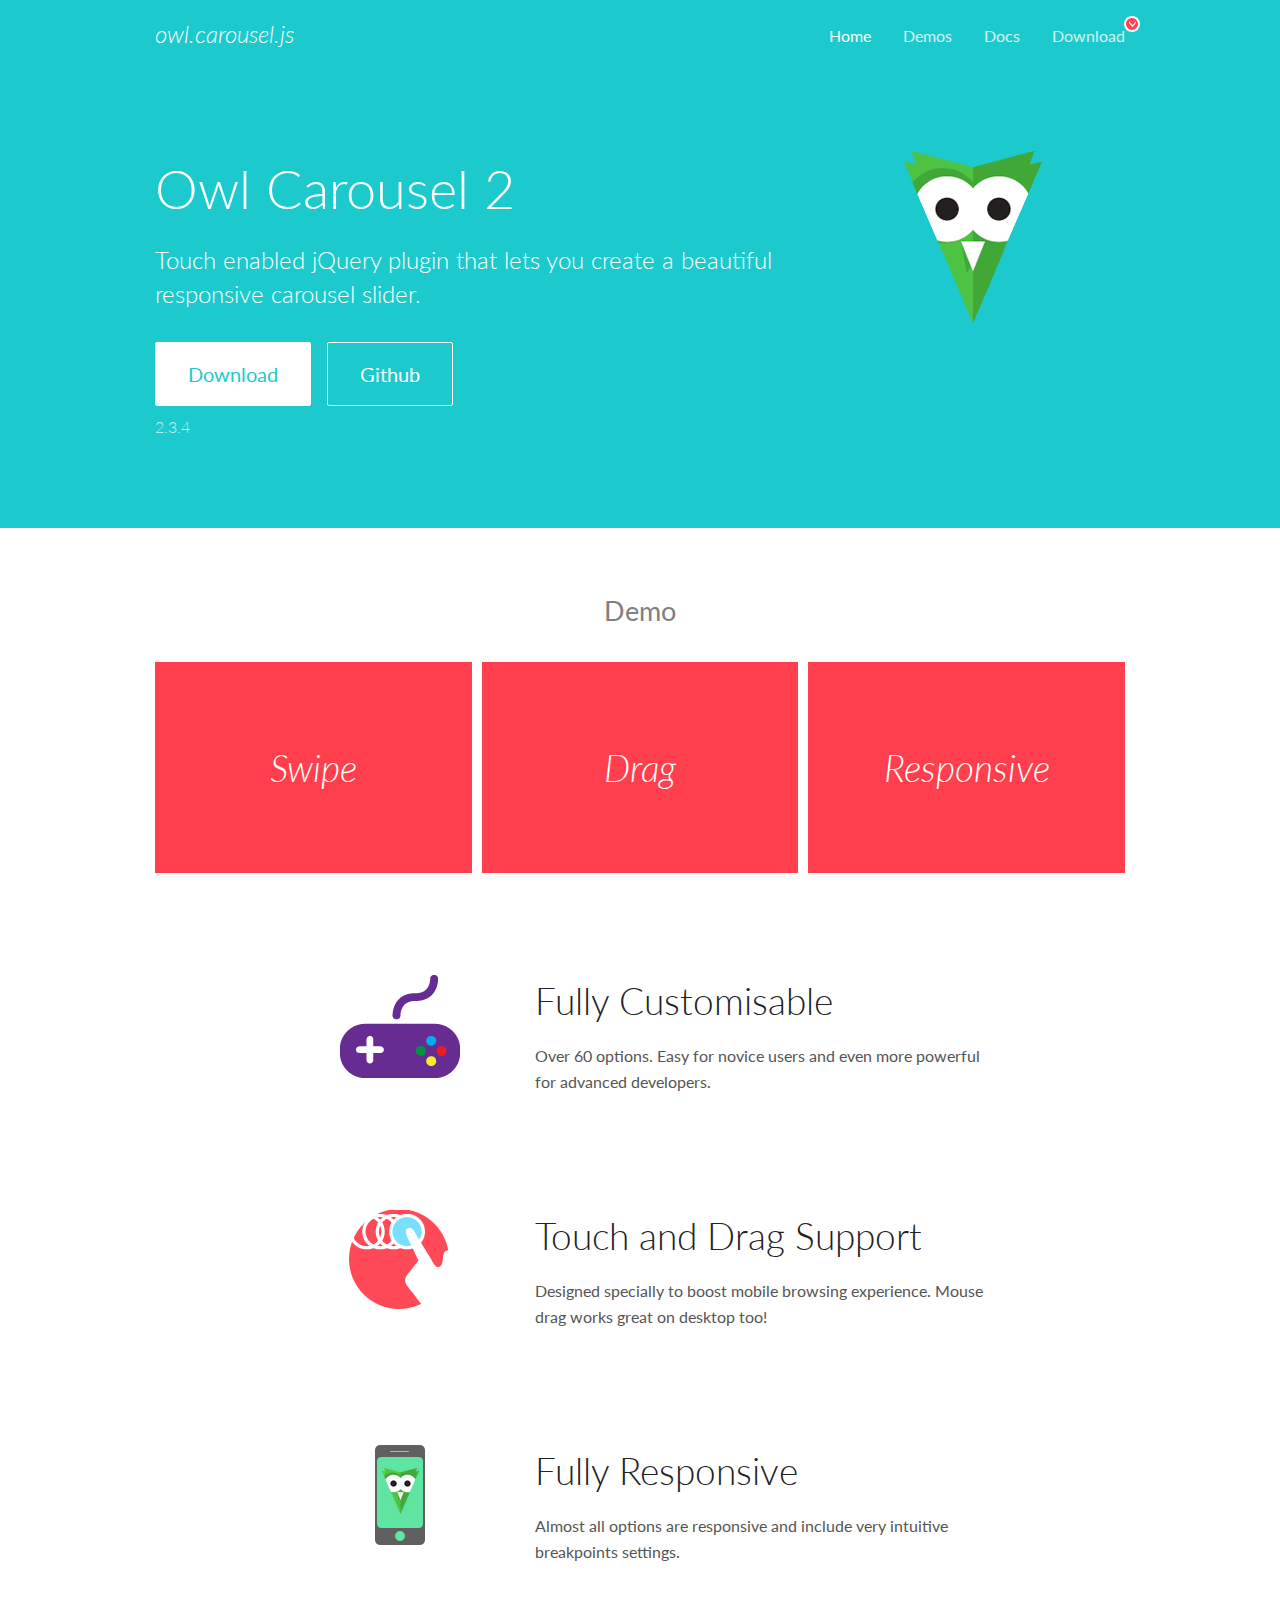
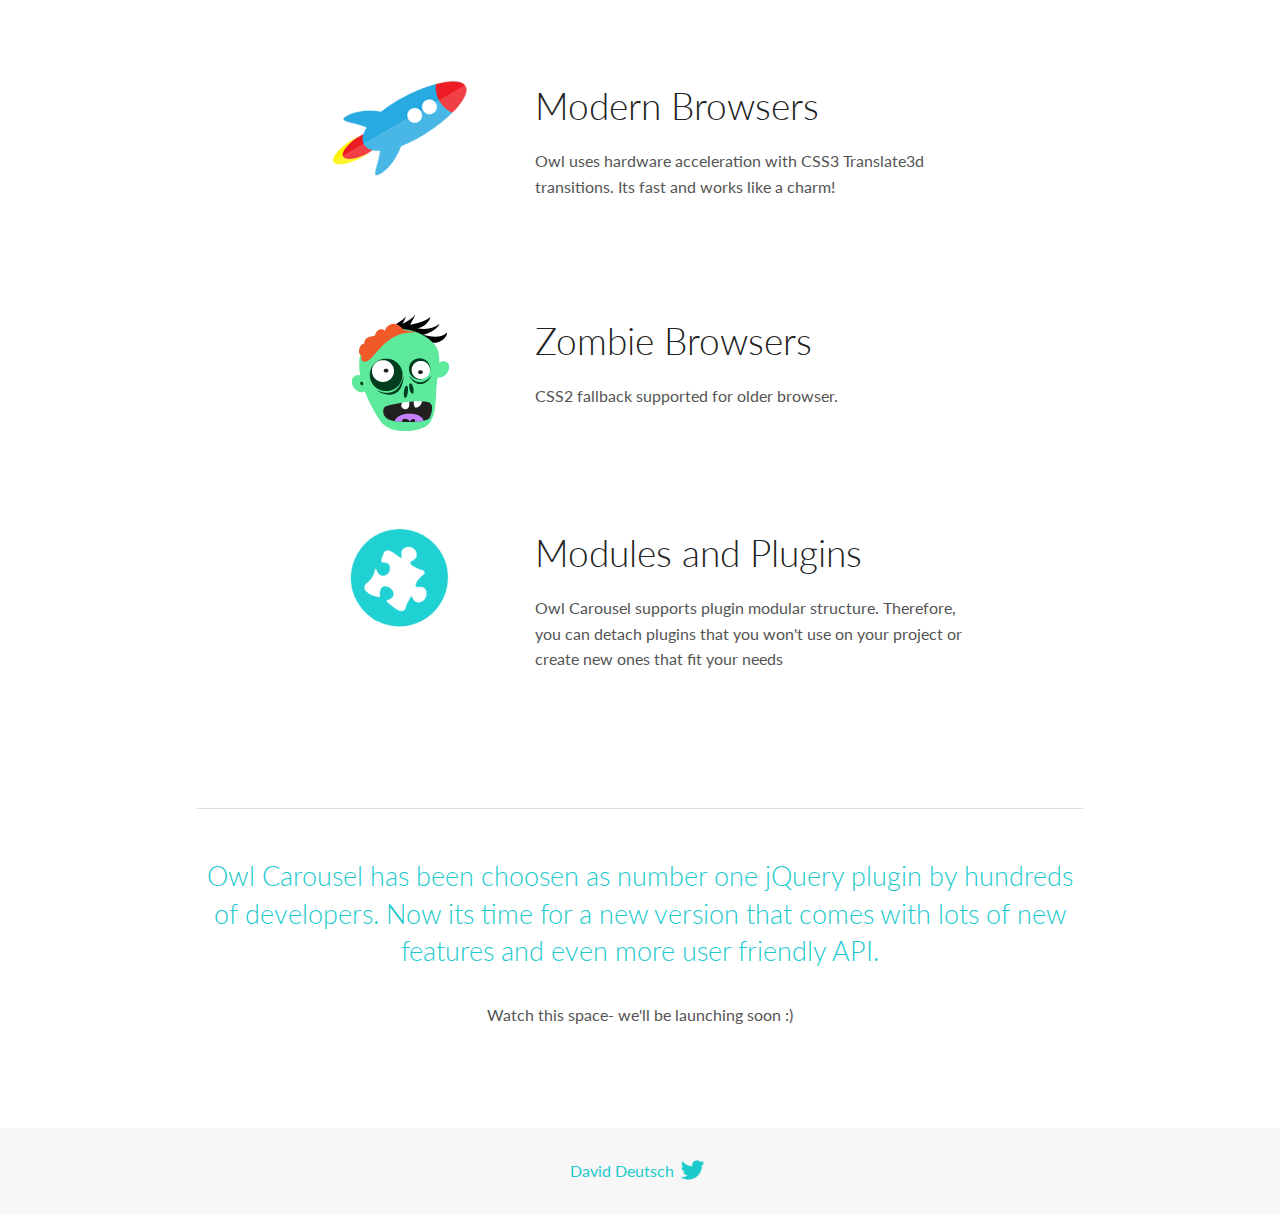
<file: OwlCarousel2-2.3.4/docs/index.html>
<!DOCTYPE html>
<html lang="en">
  <head>

    <!-- head -->
    <meta charset="utf-8">
    <meta name="msapplication-tap-highlight" content="no" />
    <meta name="viewport" content="width=device-width, initial-scale=1.0" />
    <meta name="description" content="Touch enabled jQuery plugin that lets you create beautiful responsive carousel slider.">
    <meta name="author" content="David Deutsch">
    <title>
      Home | Owl Carousel | 2.3.4
    </title>

    <!-- Stylesheets -->
    <link href='https://fonts.googleapis.com/css?family=Lato:300,400,700,400italic,300italic' rel='stylesheet' type='text/css'>
    <link rel="stylesheet" href="assets/css/docs.theme.min.css">

    <!-- Owl Stylesheets -->
    <link rel="stylesheet" href="assets/owlcarousel/assets/owl.carousel.min.css">
    <link rel="stylesheet" href="assets/owlcarousel/assets/owl.theme.default.min.css">

    <!-- HTML5 shim and Respond.js IE8 support of HTML5 elements and media queries -->

    <!--[if lt IE 9]>
      <script src="https://oss.maxcdn.com/libs/html5shiv/3.7.0/html5shiv.js"></script>
      <script src="https://oss.maxcdn.com/libs/respond.js/1.3.0/respond.min.js"></script>
    <![endif]-->

    <!-- Favicons -->
    <link rel="apple-touch-icon-precomposed" sizes="144x144" href="assets/ico/apple-touch-icon-144-precomposed.png">
    <link rel="shortcut icon" href="assets/ico/favicon.png">
    <link rel="shortcut icon" href="favicon.ico">

    <!-- Yeah i know js should not be in header. Its required for demos.-->

    <!-- javascript -->
    <script src="assets/vendors/jquery.min.js"></script>
    <script src="assets/owlcarousel/owl.carousel.js"></script>
  </head>
  <body>

    <!-- header -->
    <header class="header">
      <div class="row">
        <div class="large-12 columns">
          <div class="brand left">
            <h3>
              <a href="/OwlCarousel2/">owl.carousel.js</a> 
            </h3>
          </div>
          <a id="toggle-nav" class="right">
            <span></span> <span></span> <span></span> 
          </a> 
          <div class="nav-bar">
            <ul class="clearfix">
              <li class="active">
                <a href="/OwlCarousel2/index.html">Home</a> 
              </li>
              <li> <a href="/OwlCarousel2/demos/demos.html">Demos</a>  </li>
              <li> <a href="/OwlCarousel2/docs/started-welcome.html">Docs</a>  </li>
              <li>
                <a href="https://github.com/OwlCarousel2/OwlCarousel2/archive/2.3.4.zip">Download</a> 
                <span class="download"></span> 
              </li>
            </ul>
          </div>
        </div>
      </div>
    </header>

    <!-- home panel -->
    <section id="hero">
      <div class="row">
        <div class="large-8 medium-8 columns">
          <h1>Owl Carousel 2</h1>
          <h4>Touch enabled jQuery plugin that lets you create a beautiful responsive carousel slider.</h4>
          <a href="https://github.com/OwlCarousel2/OwlCarousel2/archive/2.3.4.zip" class="hero-button">Download</a> 
          <a href="https://github.com/OwlCarousel2/OwlCarousel2" class="hero-button outline">Github</a> 
          <p>2.3.4</p>
        </div>
        <div class="large-4 medium-4 columns">
          <img class="owl-logo" src="assets/img/owl-logo.png" alt="mr. Owl">
        </div>
      </div>
    </section>

    <!-- body -->
    <div class="home-demo">
      <div class="row">
        <div class="large-12 columns">
          <h3>Demo</h3>
          <div class="owl-carousel">
            <div class="item">
              <h2>Swipe</h2>
            </div>
            <div class="item">
              <h2>Drag</h2>
            </div>
            <div class="item">
              <h2>Responsive</h2>
            </div>
            <div class="item">
              <h2>CSS3</h2>
            </div>
            <div class="item">
              <h2>Fast</h2>
            </div>
            <div class="item">
              <h2>Easy</h2>
            </div>
            <div class="item">
              <h2>Free</h2>
            </div>
            <div class="item">
              <h2>Upgradable</h2>
            </div>
            <div class="item">
              <h2>Tons of options</h2>
            </div>
            <div class="item">
              <h2>Infinity</h2>
            </div>
            <div class="item">
              <h2>Auto Width</h2>
            </div>
          </div>
        </div>
      </div>
    </div>
    <script>
      var owl = $('.owl-carousel');
      owl.owlCarousel({
        margin: 10,
        loop: true,
        responsive: {
          0: {
            items: 1
          },
          600: {
            items: 2
          },
          1000: {
            items: 3
          }
        }
      })
    </script>

    <!-- features -->
    <div id="features">
      <div class="row">
        <div class="small-12 medium-9 small-centered columns">
          <section class="row feature">
            <div class="medium-4 small-12 columns">
              <img src="assets/img/feature-options.png" alt="">
            </div>
            <div class="medium-8 small-12 columns">
              <h2>Fully Customisable</h2>
              <p>Over 60 options. Easy for novice users and even more powerful for advanced developers.</p>
            </div>
          </section>
          <section class="row feature">
            <div class="medium-4 small-12 columns">
              <img src="assets/img/feature-drag.png" alt="">
            </div>
            <div class="medium-8 small-12 columns">
              <h2>Touch and Drag Support</h2>
              <p>Designed specially to boost mobile browsing experience. Mouse drag works great on desktop too!</p>
            </div>
          </section>
          <section class="row feature">
            <div class="medium-4 small-12 columns">
              <img src="assets/img/feature-responsive.png" alt="">
            </div>
            <div class="medium-8 small-12 columns">
              <h2>Fully Responsive</h2>
              <p>Almost all options are responsive and include very intuitive breakpoints settings.</p>
            </div>
          </section>
          <section class="row feature">
            <div class="medium-4 small-12 columns">
              <img src="assets/img/feature-modern.png" alt="">
            </div>
            <div class="medium-8 small-12 columns">
              <h2>Modern Browsers</h2>
              <p>Owl uses hardware acceleration with CSS3 Translate3d transitions. Its fast and works like a charm! </p>
            </div>
          </section>
          <section class="row feature">
            <div class="medium-4 small-12 columns">
              <img src="assets/img/feature-zombie.png" alt="">
            </div>
            <div class="medium-8 small-12 columns">
              <h2>Zombie Browsers</h2>
              <p>CSS2 fallback supported for older browser.</p>
            </div>
          </section>
          <section class="row feature">
            <div class="medium-4 small-12 columns">
              <img src="assets/img/feature-module.png" alt="">
            </div>
            <div class="medium-8 small-12 columns">
              <h2>Modules and Plugins</h2>
              <p>Owl Carousel supports plugin modular structure. Therefore, you can detach plugins that you won&#x27;t use on your project or create new ones that fit your needs</p>
            </div>
          </section>
        </div>
      </div>
    </div>

    <!-- footer -->
    <section id="teaser-text">
      <div class="row">
        <div class="small-12 medium-11 small-centered columns">
          <hr>
          <h3 id="owl-carousel-has-been-choosen-as-number-one-jquery-plugin-by-hundreds-of-developers-now-its-time-for-a-new-version-that-comes-with-lots-of-new-features-and-even-more-user-friendly-api-">Owl Carousel has been choosen as number one jQuery plugin by hundreds of developers. Now its time for a new version that comes with lots of new features and even more user friendly API.</h3>
          <p>Watch this space- we&#39;ll be launching soon :)</p>
        </div>
      </div>
    </section>

    <!-- footer -->
    <footer class="footer">
      <div class="row">
        <div class="large-12 columns">
          <h5>
            <a href="/OwlCarousel2/docs/support-contact.html">David Deutsch</a> 
            <a id="custom-tweet-button" href="https://twitter.com/share?url=https://github.com/OwlCarousel2/OwlCarousel2&text=Owl Carousel - This is so awesome! " target="_blank"></a> 
          </h5>
        </div>
      </div>
    </footer>

    <!-- vendors -->
    <script src="assets/vendors/highlight.js"></script>
    <script src="assets/js/app.js"></script>
  </body>
</html>
</file>
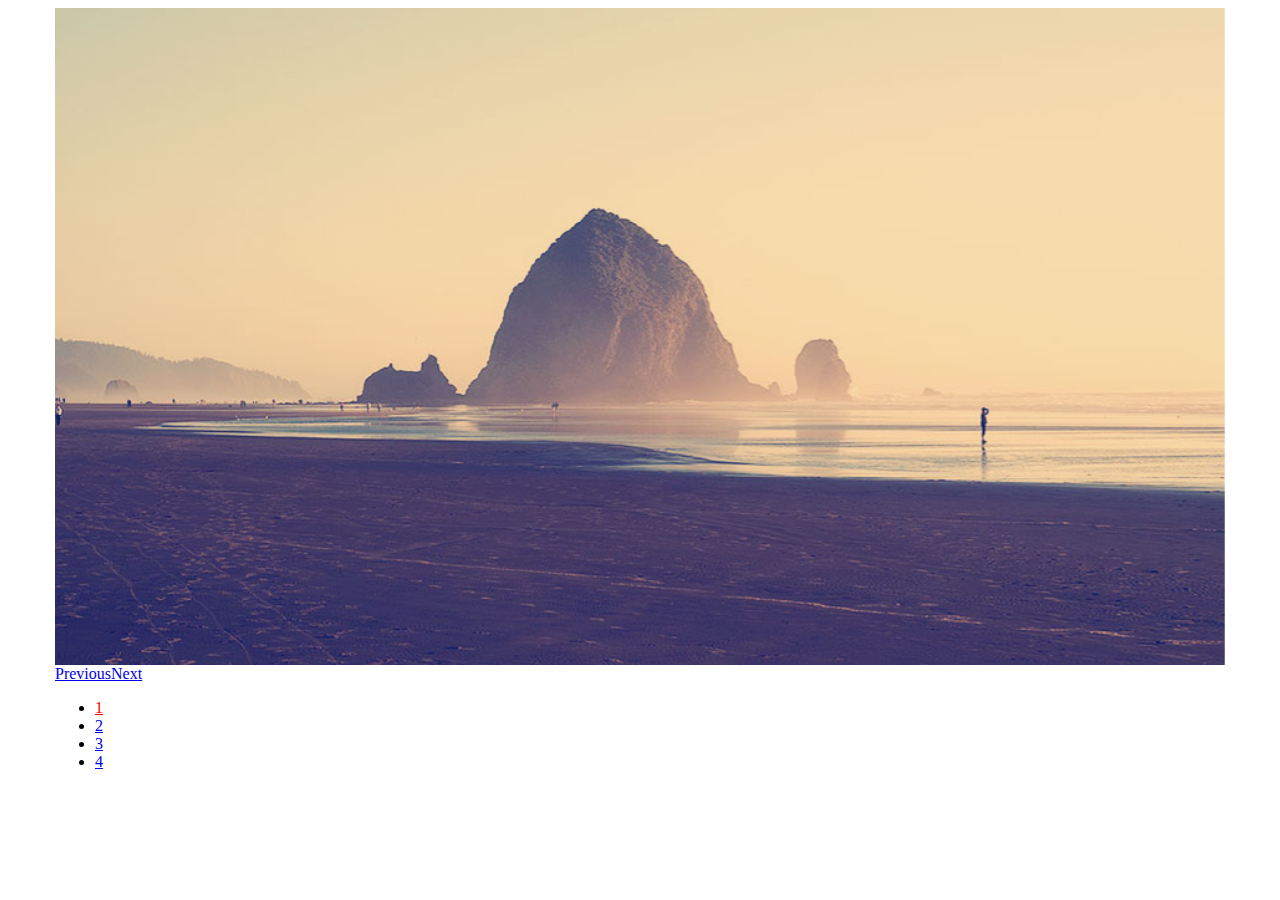
<file: Slides-SlidesJS-3/examples/basic-fade/index.html>
<!doctype html>
<html>
<head>
  <meta charset="utf-8">
  <title>SlidesJS Basic Code Example</title>
  <meta name="description" content="SlidesJS is a simple slideshow plugin for jQuery. Packed with a useful set of features to help novice and advanced developers alike create elegant and user-friendly slideshows.">
  <meta name="author" content="Nathan Searles">

  <!-- SlidesJS Required (if responsive): Sets the page width to the device width. -->
  <meta name="viewport" content="width=device-width">
  <!-- End SlidesJS Required -->

  <!-- SlidesJS Required: These styles are required if you'd like a responsive slideshow -->
  <style>
    /* Prevent the slideshow from flashing on load */
    #slides {
      display: none
    }

    /* Center the slideshow */
    .container {
      margin: 0 auto
    }

    /* Show active item in the pagination */
    .slidesjs-pagination .active {
      color:red;
    }

    /* Media quires for a responsive layout */

    /* For tablets & smart phones */
    @media (max-width: 767px) {
      body {
        padding-left: 10px;
        padding-right: 10px;
      }
      .container {
        width: auto
      }
    }

    /* For smartphones */
    @media (max-width: 480px) {
      .container {
        width: auto
      }
    }

    /* For smaller displays like laptops */
    @media (min-width: 768px) and (max-width: 979px) {
      .container {
        width: 724px
      }
    }

    /* For larger displays */
    @media (min-width: 1200px) {
      .container {
        width: 1170px
      }
    }
  </style>
  <!-- SlidesJS Required: -->
</head>
<body>

  <!-- SlidesJS Required: Start Slides -->
  <!-- The container is used to define the width of the slideshow -->
  <div class="container">
    <div id="slides">
      <img src="img/example-slide-1.jpg" alt="Photo by: Missy S Link: http://www.flickr.com/photos/listenmissy/5087404401/">
      <img src="img/example-slide-2.jpg" alt="Photo by: Daniel Parks Link: http://www.flickr.com/photos/parksdh/5227623068/">
      <img src="img/example-slide-3.jpg" alt="Photo by: Mike Ranweiler Link: http://www.flickr.com/photos/27874907@N04/4833059991/">
      <img src="img/example-slide-4.jpg" alt="Photo by: Stuart SeegerLink: http://www.flickr.com/photos/stuseeger/97577796/">
    </div>
  </div>
  <!-- End SlidesJS Required: Start Slides -->

  <!-- SlidesJS Required: Link to jQuery -->
  <script src="http://code.jquery.com/jquery-1.9.1.min.js"></script>
  <!-- End SlidesJS Required -->

  <!-- SlidesJS Required: Link to jquery.slides.js -->
  <script src="js/jquery.slides.min.js"></script>
  <!-- End SlidesJS Required -->

  <!-- SlidesJS Required: Initialize SlidesJS with a jQuery doc ready -->
  <script>
    $(function() {
      $('#slides').slidesjs({
        width: 940,
        height: 528,
        navigation: {
          effect: "fade"
        },
        pagination: {
          effect: "fade"
        },
        effect: {
          fade: {
            speed: 400
          }
        }
      });
    });
  </script>
  <!-- End SlidesJS Required -->
</body>
</html>
</file>
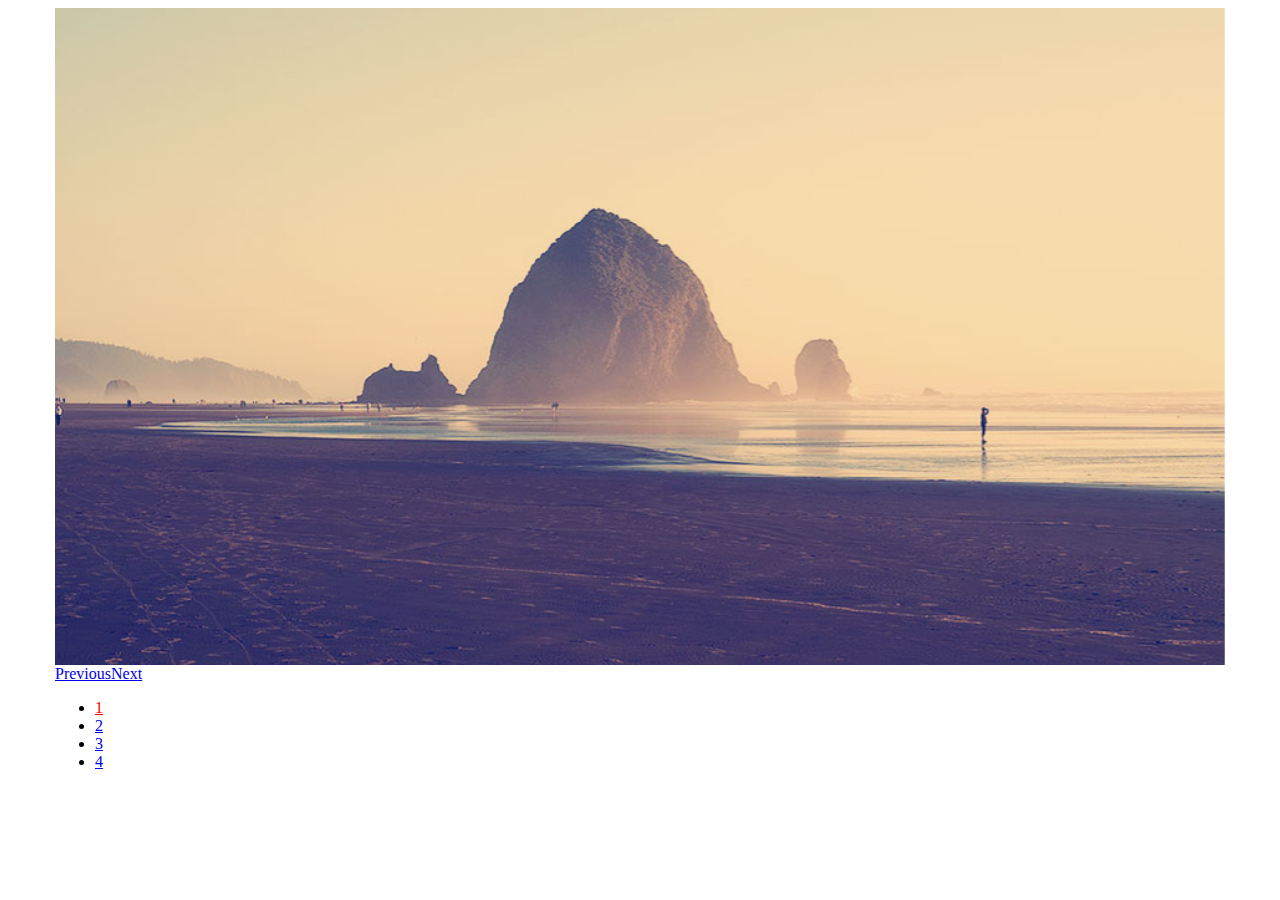
<file: Slides-SlidesJS-3/examples/basic-slide/index.html>
<!doctype html>
<html>
<head>
  <meta charset="utf-8">
  <title>SlidesJS Basic Code Example</title>
  <meta name="description" content="SlidesJS is a simple slideshow plugin for jQuery. Packed with a useful set of features to help novice and advanced developers alike create elegant and user-friendly slideshows.">
  <meta name="author" content="Nathan Searles">

  <!-- SlidesJS Required (if responsive): Sets the page width to the device width. -->
  <meta name="viewport" content="width=device-width">
  <!-- End SlidesJS Required -->

  <!-- SlidesJS Required: These styles are required if you'd like a responsive slideshow -->
  <style>
    /* Prevent the slideshow from flashing on load */
    #slides {
      display: none
    }

    /* Center the slideshow */
    .container {
      margin: 0 auto
    }

    /* Show active item in the pagination */
    .slidesjs-pagination .active {
      color:red;
    }

    /* Media quires for a responsive layout */

    /* For tablets & smart phones */
    @media (max-width: 767px) {
      body {
        padding-left: 10px;
        padding-right: 10px;
      }
      .container {
        width: auto
      }
    }

    /* For smartphones */
    @media (max-width: 480px) {
      .container {
        width: auto
      }
    }

    /* For smaller displays like laptops */
    @media (min-width: 768px) and (max-width: 979px) {
      .container {
        width: 724px
      }
    }

    /* For larger displays */
    @media (min-width: 1200px) {
      .container {
        width: 1170px
      }
    }
  </style>
  <!-- SlidesJS Required: -->
</head>
<body>

  <!-- SlidesJS Required: Start Slides -->
  <!-- The container is used to define the width of the slideshow -->
  <div class="container">
    <div id="slides">
      <img src="img/example-slide-1.jpg" alt="Photo by: Missy S Link: http://www.flickr.com/photos/listenmissy/5087404401/">
      <img src="img/example-slide-2.jpg" alt="Photo by: Daniel Parks Link: http://www.flickr.com/photos/parksdh/5227623068/">
      <img src="img/example-slide-3.jpg" alt="Photo by: Mike Ranweiler Link: http://www.flickr.com/photos/27874907@N04/4833059991/">
      <img src="img/example-slide-4.jpg" alt="Photo by: Stuart SeegerLink: http://www.flickr.com/photos/stuseeger/97577796/">
    </div>
  </div>
  <!-- End SlidesJS Required: Start Slides -->

  <!-- SlidesJS Required: Link to jQuery -->
  <script src="http://code.jquery.com/jquery-1.9.1.min.js"></script>
  <!-- End SlidesJS Required -->

  <!-- SlidesJS Required: Link to jquery.slides.js -->
  <script src="js/jquery.slides.min.js"></script>
  <!-- End SlidesJS Required -->

  <!-- SlidesJS Required: Initialize SlidesJS with a jQuery doc ready -->
  <script>
    $(function() {
      $('#slides').slidesjs({
        width: 940,
        height: 528
      });
    });
  </script>
  <!-- End SlidesJS Required -->
</body>
</html>
</file>
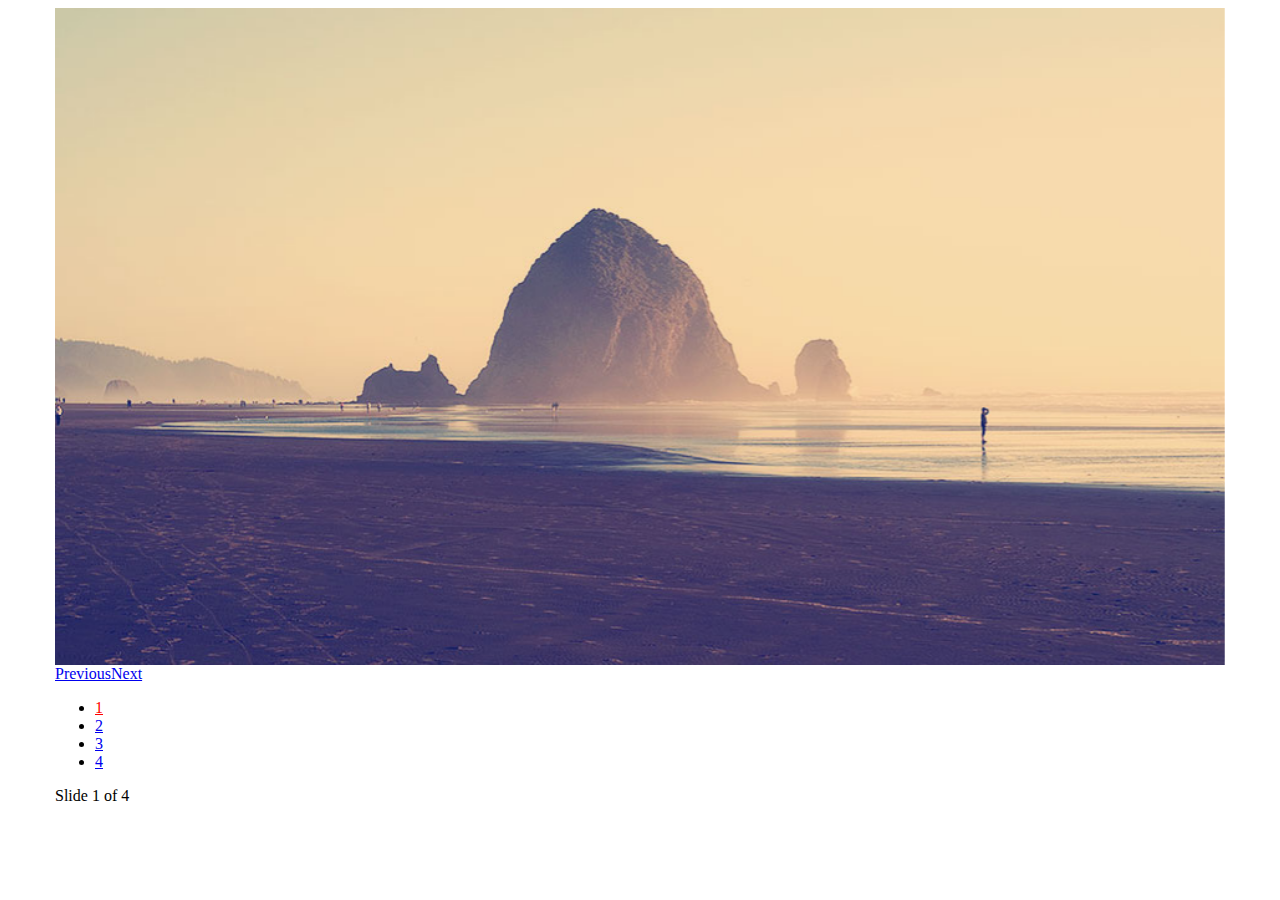
<file: Slides-SlidesJS-3/examples/callbacks/index.html>
<!doctype html>
<html>
<head>
  <meta charset="utf-8">
  <title>SlidesJS Basic Code Example</title>
  <meta name="description" content="SlidesJS is a simple slideshow plugin for jQuery. Packed with a useful set of features to help novice and advanced developers alike create elegant and user-friendly slideshows.">
  <meta name="author" content="Nathan Searles">

  <!-- SlidesJS Required (if responsive): Sets the page width to the device width. -->
  <meta name="viewport" content="width=device-width">
  <!-- End SlidesJS Required -->

  <!-- SlidesJS Required: These styles are required if you'd like a responsive slideshow -->
  <style>
    /* Prevent the slideshow from flashing on load */
    #slides {
      display: none
    }

    /* Center the slideshow */
    .container {
      margin: 0 auto
    }

    /* Show active item in the pagination */
    .slidesjs-pagination .active {
      color:red;
    }

    /* Media quires for a responsive layout */

    /* For tablets & smart phones */
    @media (max-width: 767px) {
      body {
        padding-left: 10px;
        padding-right: 10px;
      }
      .container {
        width: auto
      }
    }

    /* For smartphones */
    @media (max-width: 480px) {
      .container {
        width: auto
      }
    }

    /* For smaller displays like laptops */
    @media (min-width: 768px) and (max-width: 979px) {
      .container {
        width: 724px
      }
    }

    /* For larger displays */
    @media (min-width: 1200px) {
      .container {
        width: 1170px
      }
    }
  </style>
  <!-- SlidesJS Required: -->
</head>
<body>

  <!-- SlidesJS Required: Start Slides -->
  <!-- The container is used to define the width of the slideshow -->
  <div class="container">
    <div id="slides">
      <img src="img/example-slide-1.jpg" alt="Photo by: Missy S Link: http://www.flickr.com/photos/listenmissy/5087404401/">
      <img src="img/example-slide-2.jpg" alt="Photo by: Daniel Parks Link: http://www.flickr.com/photos/parksdh/5227623068/">
      <img src="img/example-slide-3.jpg" alt="Photo by: Mike Ranweiler Link: http://www.flickr.com/photos/27874907@N04/4833059991/">
      <img src="img/example-slide-4.jpg" alt="Photo by: Stuart SeegerLink: http://www.flickr.com/photos/stuseeger/97577796/">
    </div>
    <div id="slidesjs-log">Slide <span class="slidesjs-slide-number">1</span> of 4</div>
  </div>
  <!-- End SlidesJS Required: Start Slides -->

  <!-- SlidesJS Required: Link to jQuery -->
  <script src="http://code.jquery.com/jquery-1.9.1.min.js"></script>
  <!-- End SlidesJS Required -->

  <!-- SlidesJS Required: Link to jquery.slides.js -->
  <script src="js/jquery.slides.min.js"></script>
  <!-- End SlidesJS Required -->

  <!-- SlidesJS Required: Initialize SlidesJS with a jQuery doc ready -->
  <script>
    $(function() {
      $('#slides').slidesjs({
        width: 940,
        height: 528,
        callback: {
          loaded: function(number) {
            // Use your browser console to view log
            console.log('SlidesJS: Loaded with slide #' + number);

            // Show start slide in log
            $('#slidesjs-log .slidesjs-slide-number').text(number);
          },
          start: function(number) {
            // Use your browser console to view log
            console.log('SlidesJS: Start Animation on slide #' + number);
          },
          complete: function(number) {
            // Use your browser console to view log
            console.log('SlidesJS: Animation Complete. Current slide is #' + number);

            // Change slide number on animation complete
            $('#slidesjs-log .slidesjs-slide-number').text(number);
          }
        }
      });
    });
  </script>
  <!-- End SlidesJS Required -->
</body>
</html>
</file>
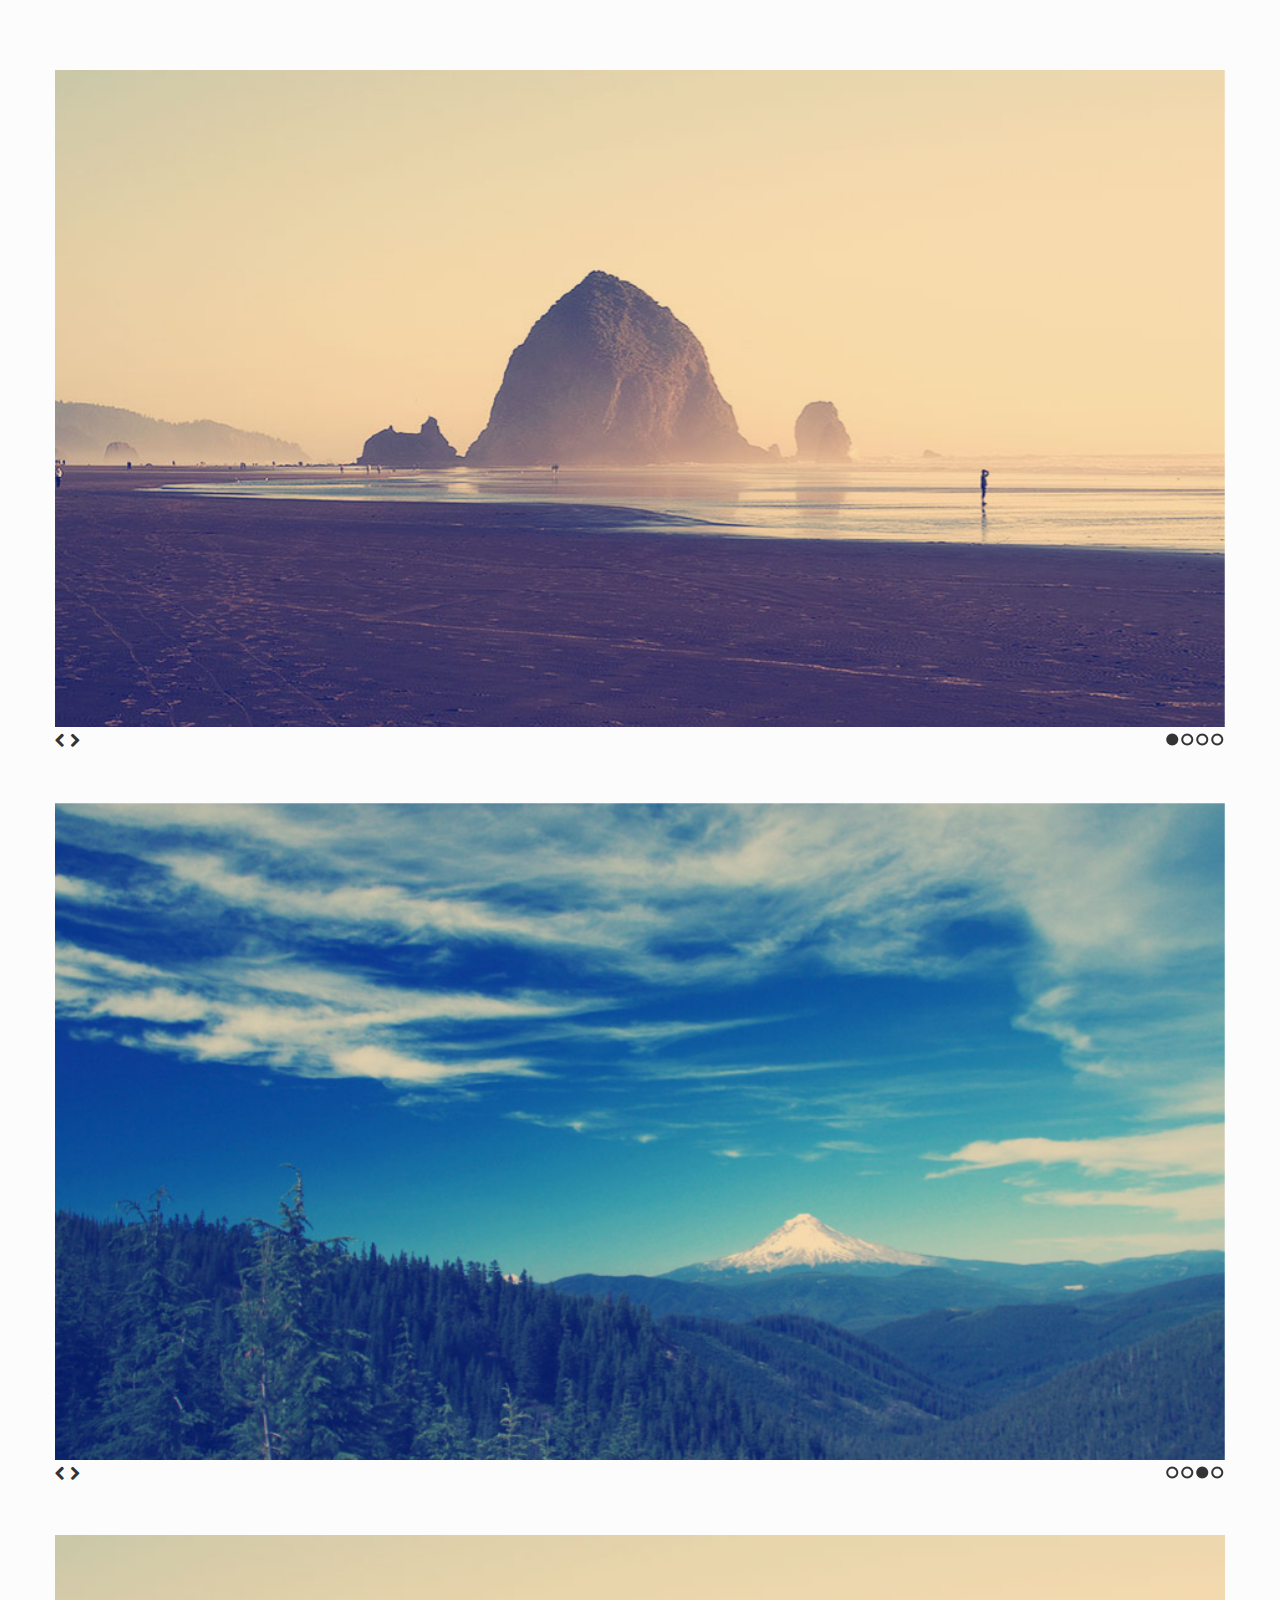
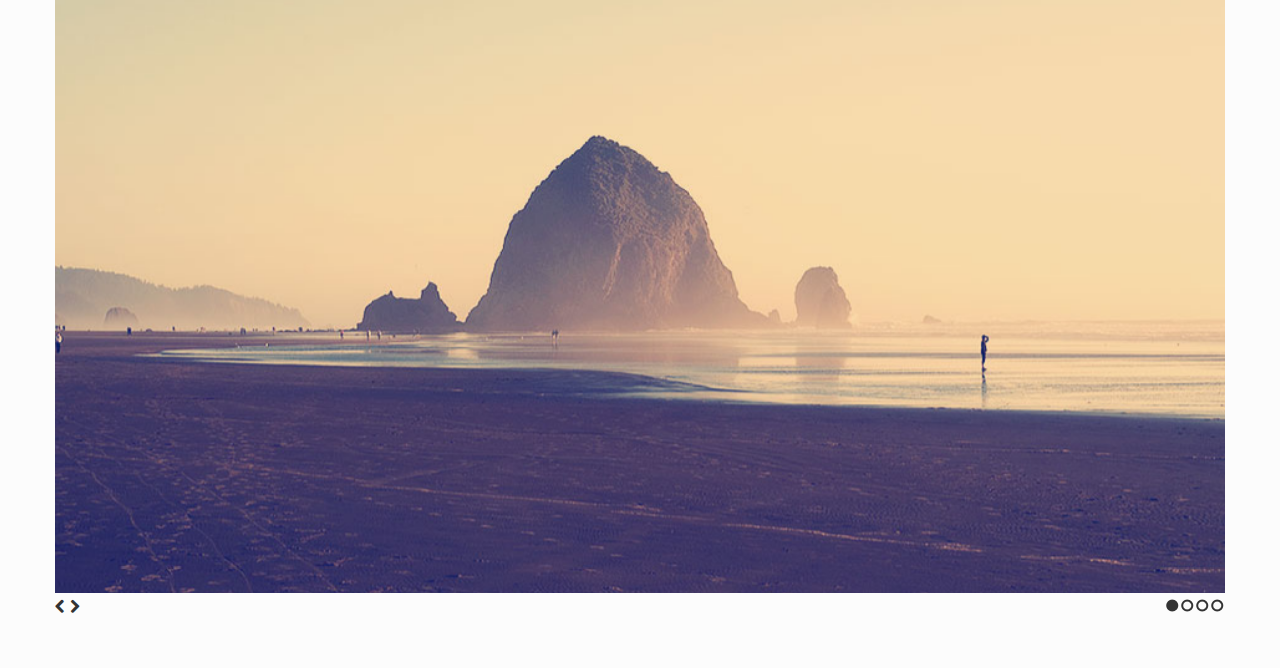
<file: Slides-SlidesJS-3/examples/multiple/index.html>
<!doctype html>
<html>
<head>
  <meta charset="utf-8">
  <title>SlidesJS Standard Code Example</title>
  <meta name="description" content="SlidesJS is a simple slideshow plugin for jQuery. Packed with a useful set of features to help novice and advanced developers alike create elegant and user-friendly slideshows.">
  <meta name="author" content="Nathan Searles">

  <!-- SlidesJS Required (if responsive): Sets the page width to the device width. -->
  <meta name="viewport" content="width=device-width">
  <!-- End SlidesJS Required -->

  <!-- CSS for slidesjs.com example -->
  <link rel="stylesheet" href="css/example.css">
  <link rel="stylesheet" href="css/font-awesome.min.css">
  <!-- End CSS for slidesjs.com example -->

  <!-- SlidesJS Optional: If you'd like to use this design -->
  <style>
    body {
      -webkit-font-smoothing: antialiased;
      font: normal 15px/1.5 "Helvetica Neue", Helvetica, Arial, sans-serif;
      color: #232525;
      padding-top:70px;
    }

    #slides,
    #slides2,
    #slides3 {
      display: none;
      margin-bottom:50px;
    }

    .slidesjs-navigation {
      margin-top:3px;
    }

    .slidesjs-previous {
      margin-right: 5px;
      float: left;
    }

    .slidesjs-next {
      margin-right: 5px;
      float: left;
    }

    .slidesjs-pagination {
      margin: 6px 0 0;
      float: right;
      list-style: none;
    }

    .slidesjs-pagination li {
      float: left;
      margin: 0 1px;
    }

    .slidesjs-pagination li a {
      display: block;
      width: 13px;
      height: 0;
      padding-top: 13px;
      background-image: url(img/pagination.png);
      background-position: 0 0;
      float: left;
      overflow: hidden;
    }

    .slidesjs-pagination li a.active,
    .slidesjs-pagination li a:hover.active {
      background-position: 0 -13px
    }

    .slidesjs-pagination li a:hover {
      background-position: 0 -26px
    }

    a:link,
    a:visited {
      color: #333
    }

    a:hover,
    a:active {
      color: #9e2020
    }

    .navbar {
      overflow: hidden
    }
  </style>
  <!-- End SlidesJS Optional-->

  <!-- SlidesJS Required: These styles are required if you'd like a responsive slideshow -->
  <style>
    #slides {
      display: none
    }

    .container {
      margin: 0 auto
    }

    /* For tablets & smart phones */
    @media (max-width: 767px) {
      body {
        padding-left: 20px;
        padding-right: 20px;
      }
      .container {
        width: auto
      }
    }

    /* For smartphones */
    @media (max-width: 480px) {
      .container {
        width: auto
      }
    }

    /* For smaller displays like laptops */
    @media (min-width: 768px) and (max-width: 979px) {
      .container {
        width: 724px
      }
    }

    /* For larger displays */
    @media (min-width: 1200px) {
      .container {
        width: 1170px
      }
    }
  </style>
  <!-- SlidesJS Required: -->
</head>
<body>
  <!-- SlidesJS Required: Start Slides -->
  <!-- The container is used to define the width of the slideshow -->
  <div class="container">
    <div id="slides">
      <img src="img/example-slide-1.jpg" alt="Photo by: Missy S Link: http://www.flickr.com/photos/listenmissy/5087404401/">
      <img src="img/example-slide-2.jpg" alt="Photo by: Daniel Parks Link: http://www.flickr.com/photos/parksdh/5227623068/">
      <img src="img/example-slide-3.jpg" alt="Photo by: Mike Ranweiler Link: http://www.flickr.com/photos/27874907@N04/4833059991/">
      <img src="img/example-slide-4.jpg" alt="Photo by: Stuart SeegerLink: http://www.flickr.com/photos/stuseeger/97577796/">
      <a href="#" class="slidesjs-previous slidesjs-navigation"><i class="icon-chevron-left"></i></a>
      <a href="#" class="slidesjs-next slidesjs-navigation"><i class="icon-chevron-right"></i></a>
    </div>

    <div id="slides2">
      <img src="img/example-slide-1.jpg" alt="Photo by: Missy S Link: http://www.flickr.com/photos/listenmissy/5087404401/">
      <img src="img/example-slide-2.jpg" alt="Photo by: Daniel Parks Link: http://www.flickr.com/photos/parksdh/5227623068/">
      <img src="img/example-slide-3.jpg" alt="Photo by: Mike Ranweiler Link: http://www.flickr.com/photos/27874907@N04/4833059991/">
      <img src="img/example-slide-4.jpg" alt="Photo by: Stuart SeegerLink: http://www.flickr.com/photos/stuseeger/97577796/">
      <a href="#" class="slidesjs-previous slidesjs-navigation"><i class="icon-chevron-left"></i></a>
      <a href="#" class="slidesjs-next slidesjs-navigation"><i class="icon-chevron-right"></i></a>
    </div>

    <div id="slides3">
      <img src="img/example-slide-1.jpg" alt="Photo by: Missy S Link: http://www.flickr.com/photos/listenmissy/5087404401/">
      <img src="img/example-slide-2.jpg" alt="Photo by: Daniel Parks Link: http://www.flickr.com/photos/parksdh/5227623068/">
      <img src="img/example-slide-3.jpg" alt="Photo by: Mike Ranweiler Link: http://www.flickr.com/photos/27874907@N04/4833059991/">
      <img src="img/example-slide-4.jpg" alt="Photo by: Stuart SeegerLink: http://www.flickr.com/photos/stuseeger/97577796/">
      <a href="#" class="slidesjs-previous slidesjs-navigation"><i class="icon-chevron-left"></i></a>
      <a href="#" class="slidesjs-next slidesjs-navigation"><i class="icon-chevron-right"></i></a>
    </div>
  </div>
  <!-- End SlidesJS Required: Start Slides -->

  <!-- SlidesJS Required: Link to jQuery -->
  <script src="http://code.jquery.com/jquery-1.9.1.min.js"></script>
  <!-- End SlidesJS Required -->

  <!-- SlidesJS Required: Link to jquery.slides.js -->
  <script src="js/jquery.slides.min.js"></script>
  <!-- End SlidesJS Required -->

  <!-- SlidesJS Required: Initialize SlidesJS with a jQuery doc ready -->
  <script>
    $(function() {
      $('#slides').slidesjs({
        width: 940,
        height: 528,
        navigation: false
      });

      /*
        To have multiple slideshows on the same page
        they just need to have separate IDs
      */
      $('#slides2').slidesjs({
        width: 940,
        height: 528,
        navigation: false,
        start: 3,
        play: {
          auto: true
        }
      });

      $('#slides3').slidesjs({
        width: 940,
        height: 528,
        navigation: false
      });
    });
  </script>
  <!-- End SlidesJS Required -->
</body>
</html>
</file>
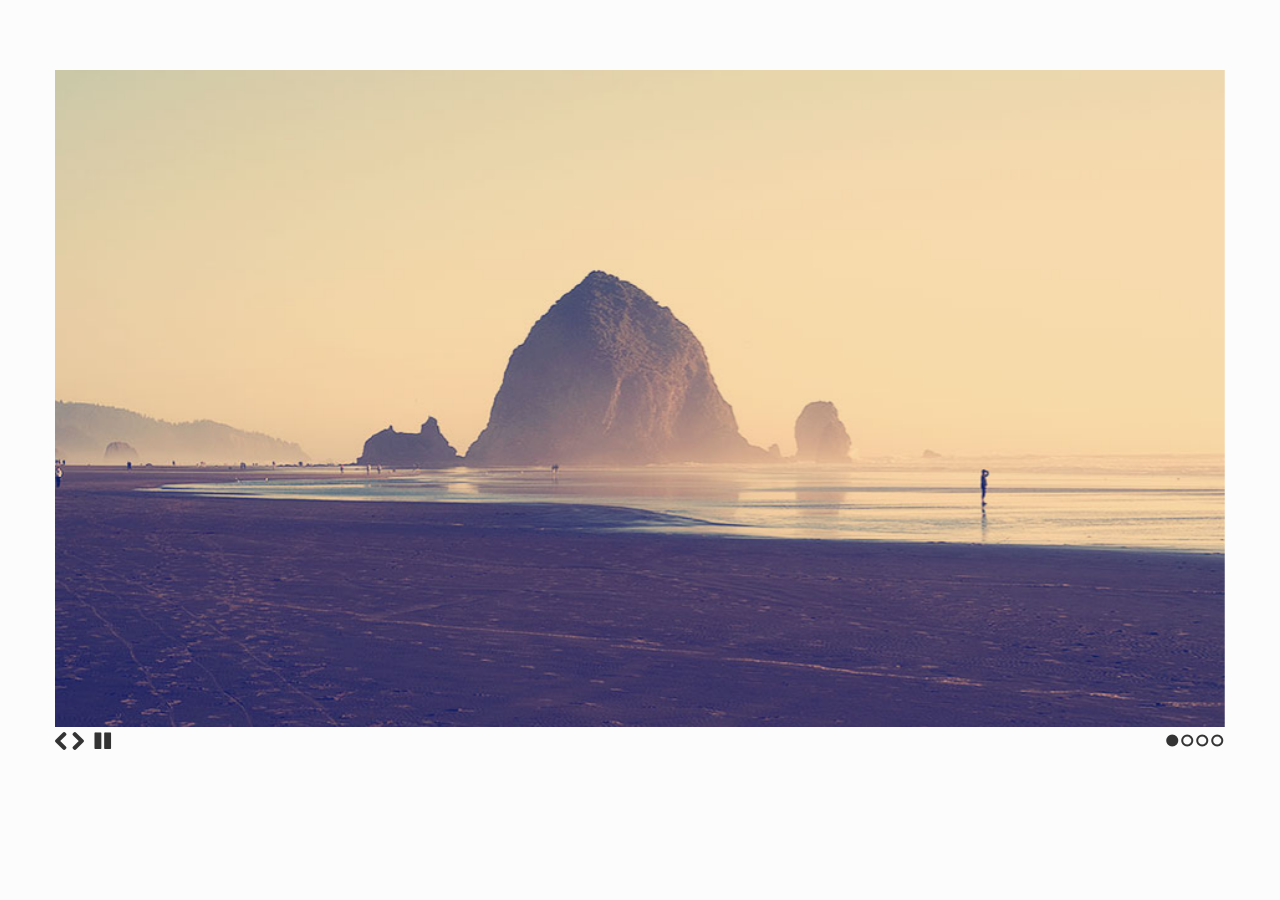
<file: Slides-SlidesJS-3/examples/playing/index.html>
<!doctype html>
<html>
<head>
  <meta charset="utf-8">
  <title>SlidesJS Standard Code Example</title>
  <meta name="description" content="SlidesJS is a simple slideshow plugin for jQuery. Packed with a useful set of features to help novice and advanced developers alike create elegant and user-friendly slideshows.">
  <meta name="author" content="Nathan Searles">

  <!-- SlidesJS Required (if responsive): Sets the page width to the device width. -->
  <meta name="viewport" content="width=device-width">
  <!-- End SlidesJS Required -->

  <!-- CSS for slidesjs.com example -->
  <link rel="stylesheet" href="css/example.css">
  <link rel="stylesheet" href="css/font-awesome.min.css">
  <!-- End CSS for slidesjs.com example -->

  <!-- SlidesJS Optional: If you'd like to use this design -->
  <style>
    body {
      -webkit-font-smoothing: antialiased;
      font: normal 15px/1.5 "Helvetica Neue", Helvetica, Arial, sans-serif;
      color: #232525;
      padding-top:70px;
    }

    #slides {
      display: none
    }

    #slides .slidesjs-navigation {
      margin-top:5px;
    }

    a.slidesjs-next,
    a.slidesjs-previous,
    a.slidesjs-play,
    a.slidesjs-stop {
      background-image: url(img/btns-next-prev.png);
      background-repeat: no-repeat;
      display:block;
      width:12px;
      height:18px;
      overflow: hidden;
      text-indent: -9999px;
      float: left;
      margin-right:5px;
    }

    a.slidesjs-next {
      margin-right:10px;
      background-position: -12px 0;
    }

    a:hover.slidesjs-next {
      background-position: -12px -18px;
    }

    a.slidesjs-previous {
      background-position: 0 0;
    }

    a:hover.slidesjs-previous {
      background-position: 0 -18px;
    }

    a.slidesjs-play {
      width:15px;
      background-position: -25px 0;
    }

    a:hover.slidesjs-play {
      background-position: -25px -18px;
    }

    a.slidesjs-stop {
      width:18px;
      background-position: -41px 0;
    }

    a:hover.slidesjs-stop {
      background-position: -41px -18px;
    }

    .slidesjs-pagination {
      margin: 7px 0 0;
      float: right;
      list-style: none;
    }

    .slidesjs-pagination li {
      float: left;
      margin: 0 1px;
    }

    .slidesjs-pagination li a {
      display: block;
      width: 13px;
      height: 0;
      padding-top: 13px;
      background-image: url(img/pagination.png);
      background-position: 0 0;
      float: left;
      overflow: hidden;
    }

    .slidesjs-pagination li a.active,
    .slidesjs-pagination li a:hover.active {
      background-position: 0 -13px
    }

    .slidesjs-pagination li a:hover {
      background-position: 0 -26px
    }

    #slides a:link,
    #slides a:visited {
      color: #333
    }

    #slides a:hover,
    #slides a:active {
      color: #9e2020
    }

    .navbar {
      overflow: hidden
    }
  </style>
  <!-- End SlidesJS Optional-->

  <!-- SlidesJS Required: These styles are required if you'd like a responsive slideshow -->
  <style>
    #slides {
      display: none
    }

    .container {
      margin: 0 auto
    }

    /* For tablets & smart phones */
    @media (max-width: 767px) {
      body {
        padding-left: 20px;
        padding-right: 20px;
      }
      .container {
        width: auto
      }
    }

    /* For smartphones */
    @media (max-width: 480px) {
      .container {
        width: auto
      }
    }

    /* For smaller displays like laptops */
    @media (min-width: 768px) and (max-width: 979px) {
      .container {
        width: 724px
      }
    }

    /* For larger displays */
    @media (min-width: 1200px) {
      .container {
        width: 1170px
      }
    }
  </style>
  <!-- SlidesJS Required: -->
</head>
<body>

  <!-- SlidesJS Required: Start Slides -->
  <!-- The container is used to define the width of the slideshow -->
  <div class="container">
    <div id="slides">
      <img src="img/example-slide-1.jpg" alt="Photo by: Missy S Link: http://www.flickr.com/photos/listenmissy/5087404401/">
      <img src="img/example-slide-2.jpg" alt="Photo by: Daniel Parks Link: http://www.flickr.com/photos/parksdh/5227623068/">
      <img src="img/example-slide-3.jpg" alt="Photo by: Mike Ranweiler Link: http://www.flickr.com/photos/27874907@N04/4833059991/">
      <img src="img/example-slide-4.jpg" alt="Photo by: Stuart SeegerLink: http://www.flickr.com/photos/stuseeger/97577796/">
    </div>
  </div>
  <!-- End SlidesJS Required: Start Slides -->

  <!-- SlidesJS Required: Link to jQuery -->
  <script src="http://code.jquery.com/jquery-1.9.1.min.js"></script>
  <!-- End SlidesJS Required -->

  <!-- SlidesJS Required: Link to jquery.slides.js -->
  <script src="js/jquery.slides.min.js"></script>
  <!-- End SlidesJS Required -->

  <!-- SlidesJS Required: Initialize SlidesJS with a jQuery doc ready -->
  <script>
    $(function() {
      $('#slides').slidesjs({
        width: 940,
        height: 528,
        play: {
          active: true,
          auto: true,
          interval: 4000,
          swap: true
        }
      });
    });
  </script>
  <!-- End SlidesJS Required -->
</body>
</html>
</file>
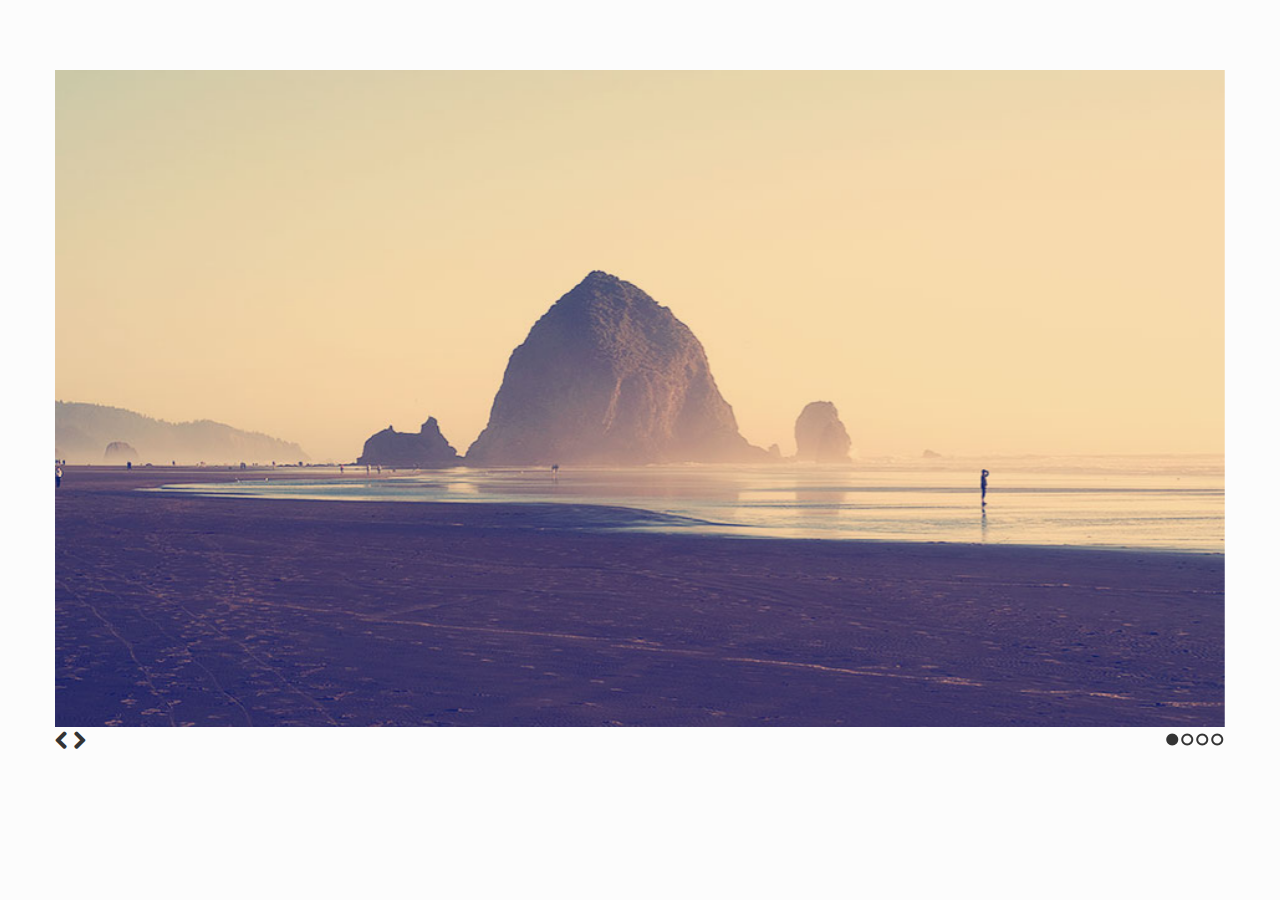
<file: Slides-SlidesJS-3/examples/standard/index.html>
<!doctype html>
<html>
<head>
  <meta charset="utf-8">
  <title>SlidesJS Standard Code Example</title>
  <meta name="description" content="SlidesJS is a simple slideshow plugin for jQuery. Packed with a useful set of features to help novice and advanced developers alike create elegant and user-friendly slideshows.">
  <meta name="author" content="Nathan Searles">

  <!-- SlidesJS Required (if responsive): Sets the page width to the device width. -->
  <meta name="viewport" content="width=device-width">
  <!-- End SlidesJS Required -->

  <!-- CSS for slidesjs.com example -->
  <link rel="stylesheet" href="css/example.css">
  <link rel="stylesheet" href="css/font-awesome.min.css">
  <!-- End CSS for slidesjs.com example -->

  <!-- SlidesJS Optional: If you'd like to use this design -->
  <style>
    body {
      -webkit-font-smoothing: antialiased;
      font: normal 15px/1.5 "Helvetica Neue", Helvetica, Arial, sans-serif;
      color: #232525;
      padding-top:70px;
    }

    #slides {
      display: none
    }

    #slides .slidesjs-navigation {
      margin-top:3px;
    }

    #slides .slidesjs-previous {
      margin-right: 5px;
      float: left;
    }

    #slides .slidesjs-next {
      margin-right: 5px;
      float: left;
    }

    .slidesjs-pagination {
      margin: 6px 0 0;
      float: right;
      list-style: none;
    }

    .slidesjs-pagination li {
      float: left;
      margin: 0 1px;
    }

    .slidesjs-pagination li a {
      display: block;
      width: 13px;
      height: 0;
      padding-top: 13px;
      background-image: url(img/pagination.png);
      background-position: 0 0;
      float: left;
      overflow: hidden;
    }

    .slidesjs-pagination li a.active,
    .slidesjs-pagination li a:hover.active {
      background-position: 0 -13px
    }

    .slidesjs-pagination li a:hover {
      background-position: 0 -26px
    }

    #slides a:link,
    #slides a:visited {
      color: #333
    }

    #slides a:hover,
    #slides a:active {
      color: #9e2020
    }

    .navbar {
      overflow: hidden
    }
  </style>
  <!-- End SlidesJS Optional-->

  <!-- SlidesJS Required: These styles are required if you'd like a responsive slideshow -->
  <style>
    #slides {
      display: none
    }

    .container {
      margin: 0 auto
    }

    /* For tablets & smart phones */
    @media (max-width: 767px) {
      body {
        padding-left: 20px;
        padding-right: 20px;
      }
      .container {
        width: auto
      }
    }

    /* For smartphones */
    @media (max-width: 480px) {
      .container {
        width: auto
      }
    }

    /* For smaller displays like laptops */
    @media (min-width: 768px) and (max-width: 979px) {
      .container {
        width: 724px
      }
    }

    /* For larger displays */
    @media (min-width: 1200px) {
      .container {
        width: 1170px
      }
    }
  </style>
  <!-- SlidesJS Required: -->
</head>
<body>

  <!-- SlidesJS Required: Start Slides -->
  <!-- The container is used to define the width of the slideshow -->
  <div class="container">
    <div id="slides">
      <img src="img/example-slide-1.jpg" alt="Photo by: Missy S Link: http://www.flickr.com/photos/listenmissy/5087404401/">
      <img src="img/example-slide-2.jpg" alt="Photo by: Daniel Parks Link: http://www.flickr.com/photos/parksdh/5227623068/">
      <img src="img/example-slide-3.jpg" alt="Photo by: Mike Ranweiler Link: http://www.flickr.com/photos/27874907@N04/4833059991/">
      <img src="img/example-slide-4.jpg" alt="Photo by: Stuart SeegerLink: http://www.flickr.com/photos/stuseeger/97577796/">
      <a href="#" class="slidesjs-previous slidesjs-navigation"><i class="icon-chevron-left icon-large"></i></a>
      <a href="#" class="slidesjs-next slidesjs-navigation"><i class="icon-chevron-right icon-large"></i></a>
    </div>
  </div>
  <!-- End SlidesJS Required: Start Slides -->

  <!-- SlidesJS Required: Link to jQuery -->
  <script src="http://code.jquery.com/jquery-1.9.1.min.js"></script>
  <!-- End SlidesJS Required -->

  <!-- SlidesJS Required: Link to jquery.slides.js -->
  <script src="js/jquery.slides.min.js"></script>
  <!-- End SlidesJS Required -->

  <!-- SlidesJS Required: Initialize SlidesJS with a jQuery doc ready -->
  <script>
    $(function() {
      $('#slides').slidesjs({
        width: 940,
        height: 528,
        navigation: false
      });
    });
  </script>
  <!-- End SlidesJS Required -->
</body>
</html>
</file>
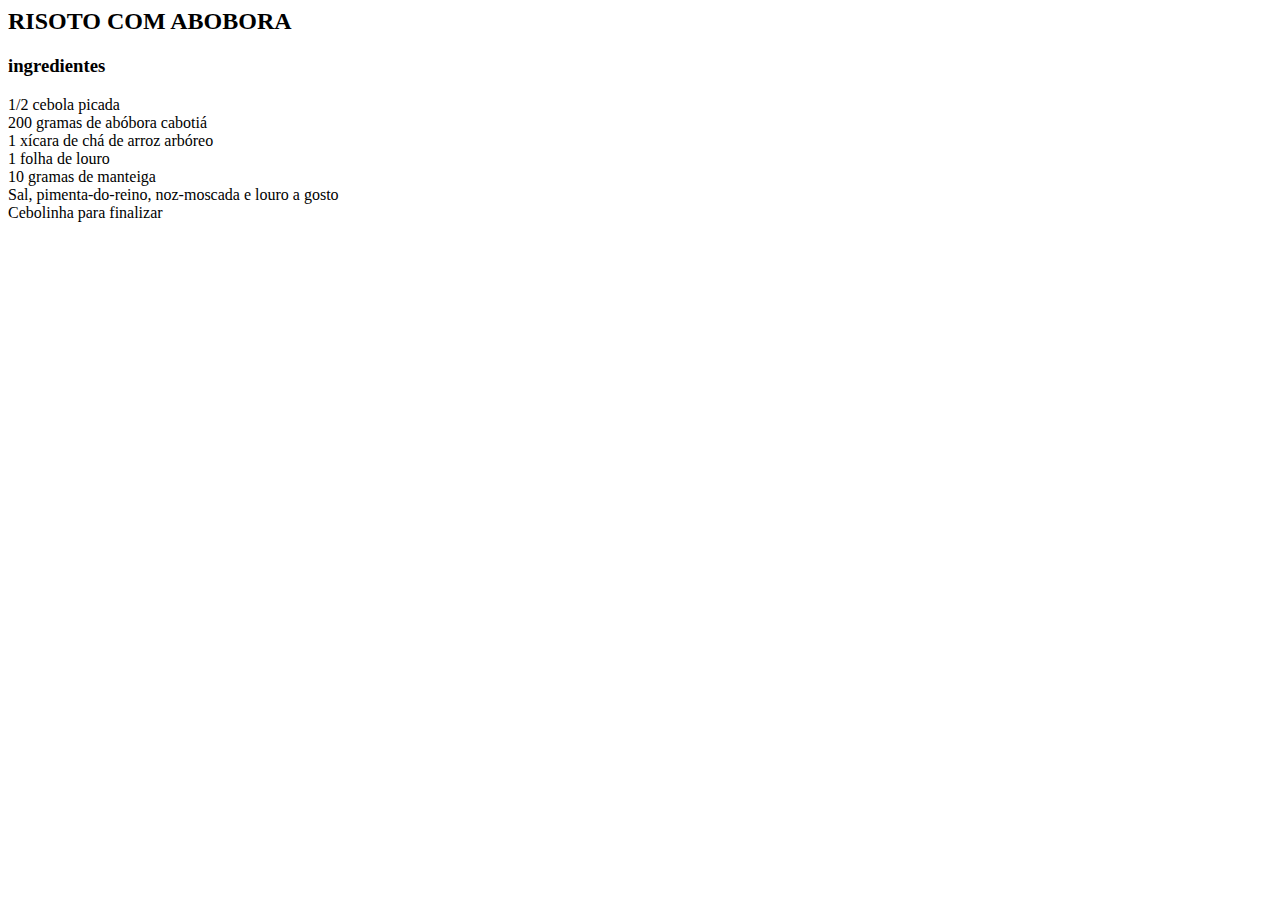
<file: receitasNossas.html>
<HTml:5>
	<head>
		<meta charset="UTF-8" />
		<meta http-equiv="content-type" content="text/html; charset=utf-8" />
		<meta name="viewport" content="width=device-width, initial-scale=1.0">
		
		<title>receitas GOSTOSAS</title>
        </HEad>
        <body>
            <P>
                <H2>RISOTO COM ABOBORA</H2>
               <H3>ingredientes</H3> 

1/2 cebola picada <br>

200 gramas de abóbora cabotiá <br>

1 xícara de chá de arroz arbóreo <br>

1 folha de louro <br>

10 gramas de manteiga <br>

Sal, pimenta-do-reino, noz-moscada e louro a gosto <br>

Cebolinha para finalizar <br>
            </P>
        </body>
</HTml:5>
</file>
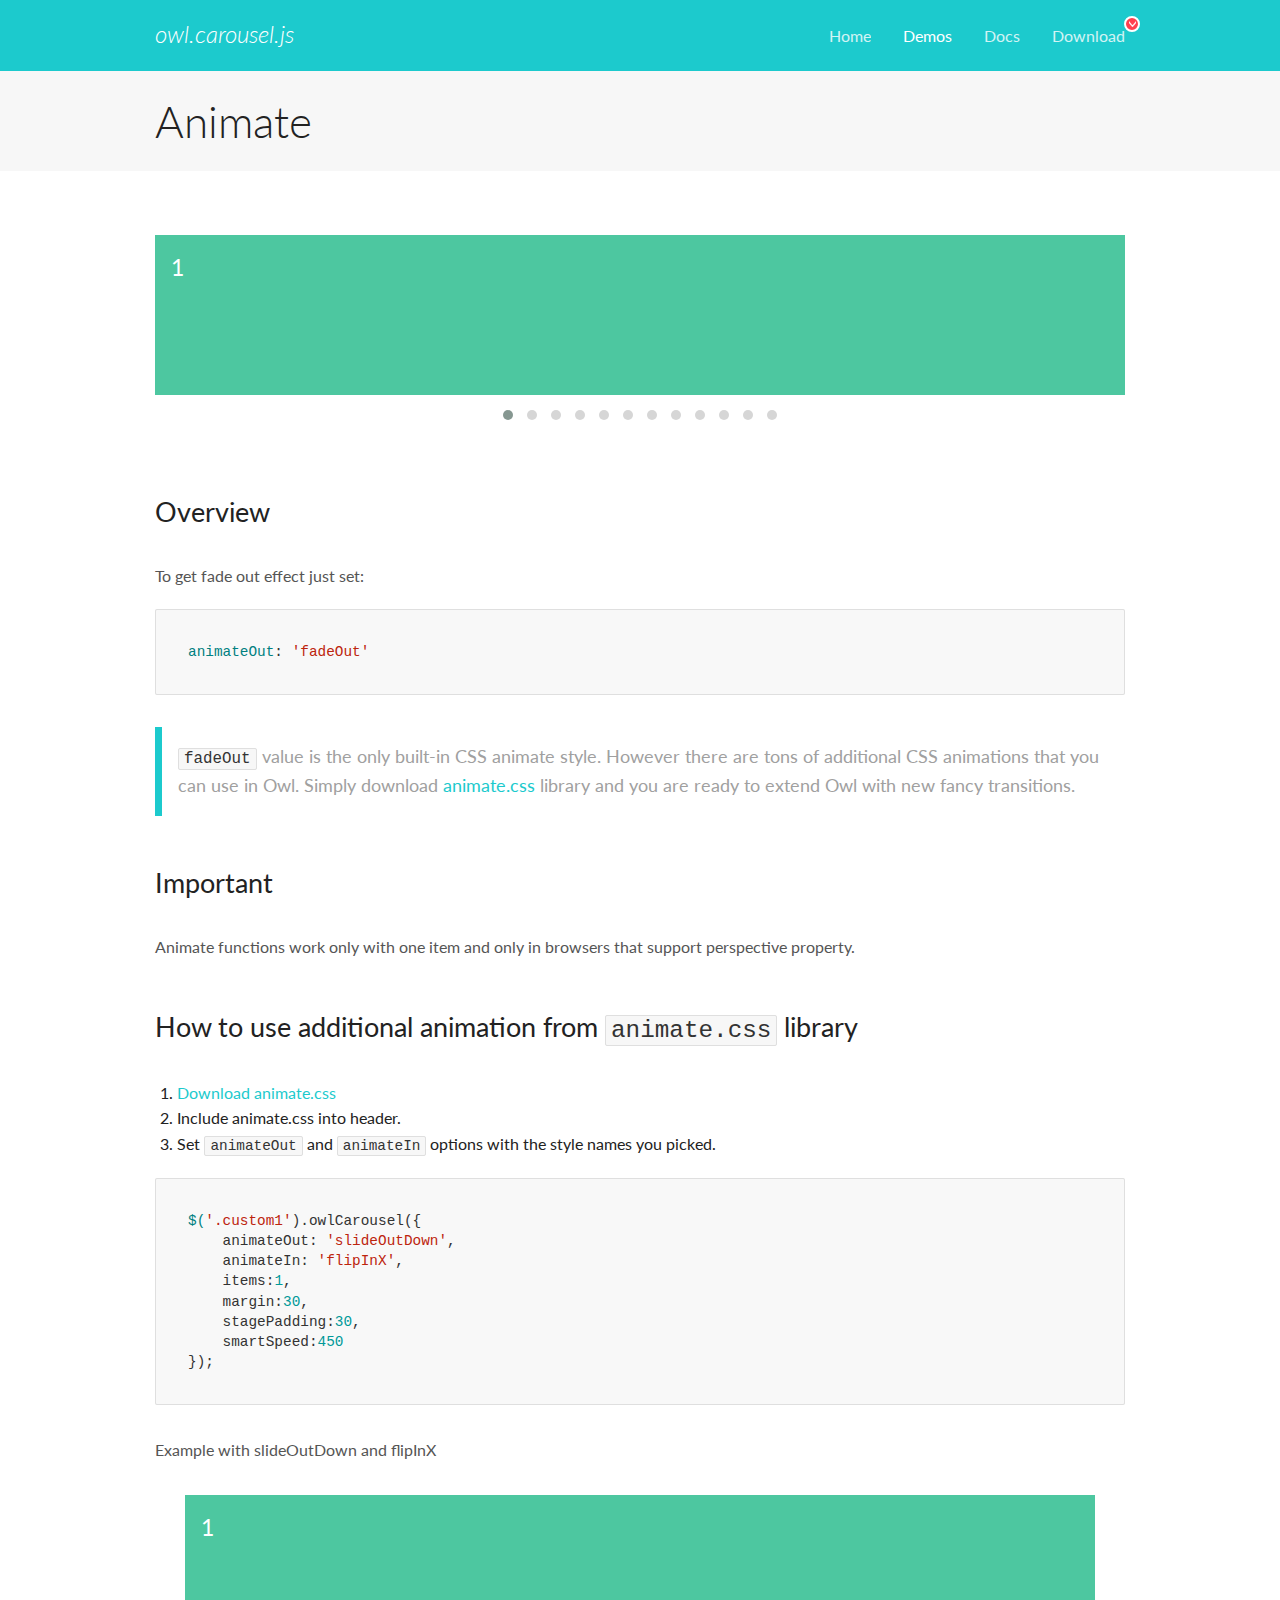
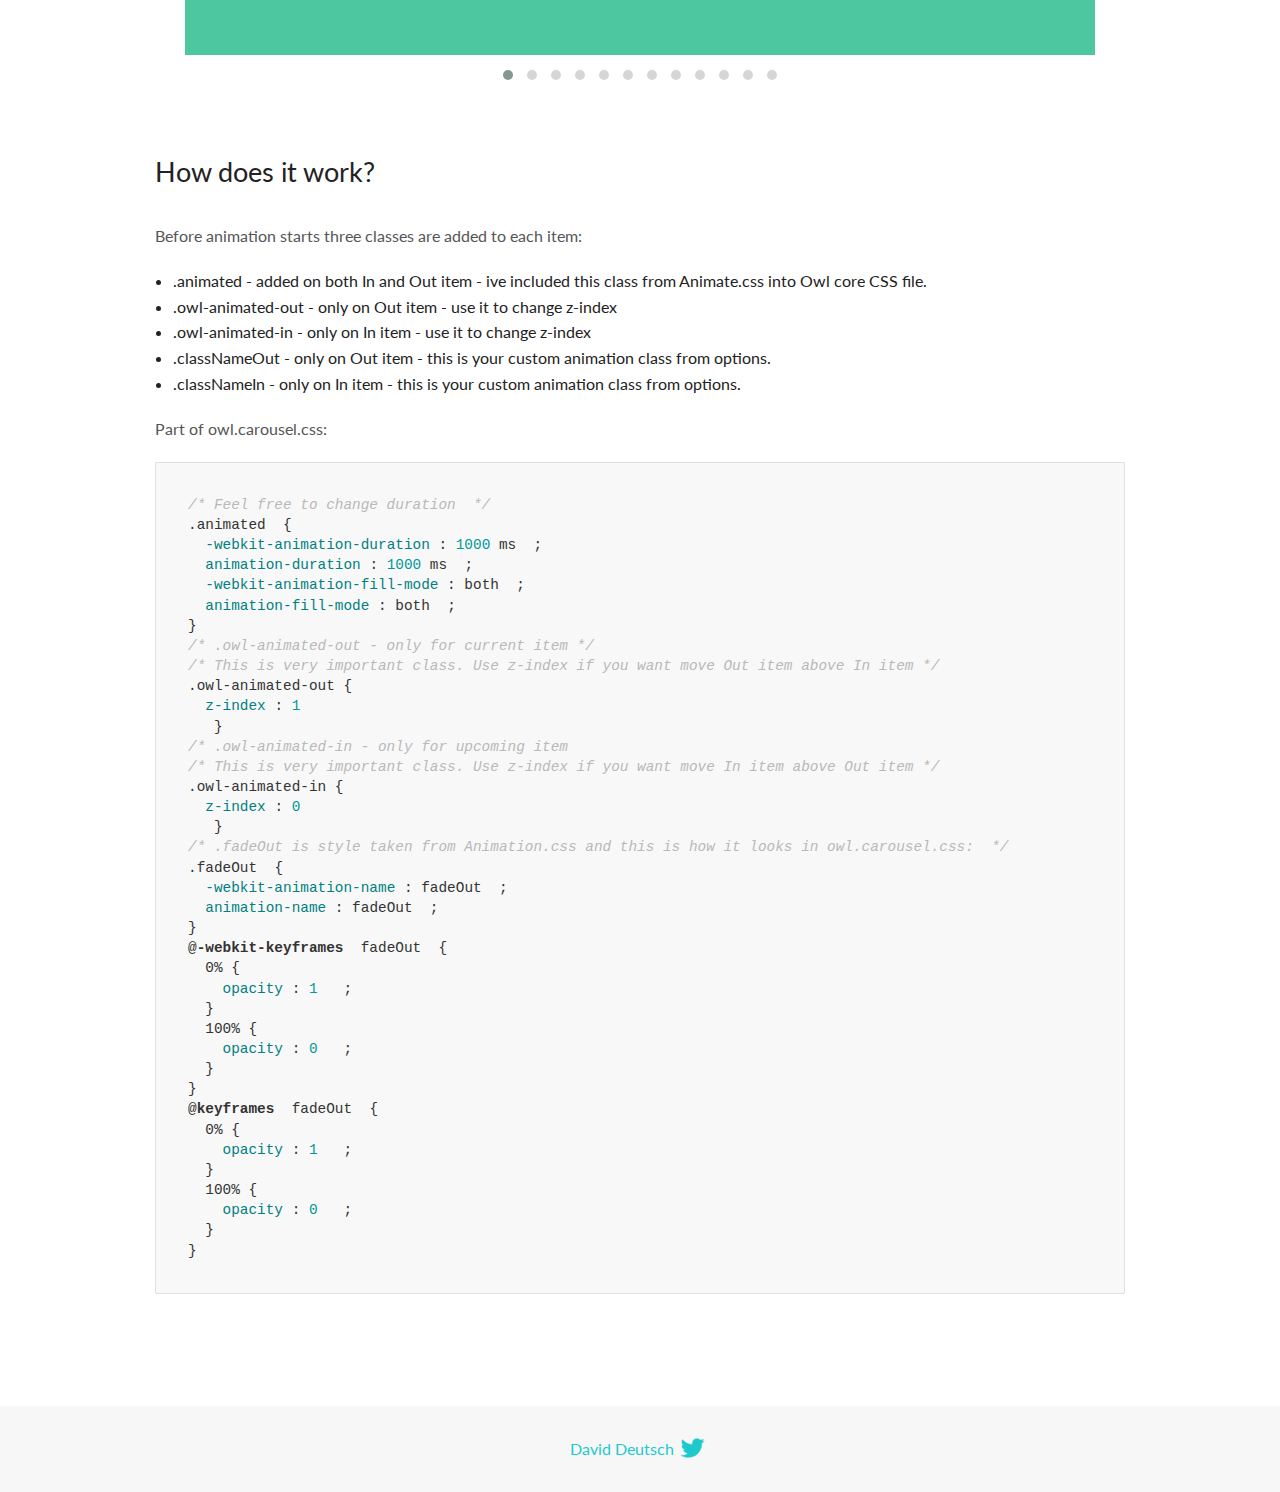
<file: OwlCarousel2-2.3.4/docs/demos/animate.html>
<!DOCTYPE html>
<html lang="en">
  <head>

    <!-- head -->
    <meta charset="utf-8">
    <meta name="msapplication-tap-highlight" content="no" />
    <meta name="viewport" content="width=device-width, initial-scale=1.0" />
    <meta name="description" content="Animate carousel">
    <meta name="author" content="David Deutsch">
    <title>
      Animate Demo | Owl Carousel | 2.3.4
    </title>

    <!-- Stylesheets -->
    <link href='https://fonts.googleapis.com/css?family=Lato:300,400,700,400italic,300italic' rel='stylesheet' type='text/css'>
    <link rel="stylesheet" href="../assets/css/docs.theme.min.css">

    <!-- Owl Stylesheets -->
    <link rel="stylesheet" href="../assets/owlcarousel/assets/owl.carousel.min.css">
    <link rel="stylesheet" href="../assets/owlcarousel/assets/owl.theme.default.min.css">

    <!-- HTML5 shim and Respond.js IE8 support of HTML5 elements and media queries -->

    <!--[if lt IE 9]>
      <script src="https://oss.maxcdn.com/libs/html5shiv/3.7.0/html5shiv.js"></script>
      <script src="https://oss.maxcdn.com/libs/respond.js/1.3.0/respond.min.js"></script>
    <![endif]-->

    <!-- Favicons -->
    <link rel="apple-touch-icon-precomposed" sizes="144x144" href="../assets/ico/apple-touch-icon-144-precomposed.png">
    <link rel="shortcut icon" href="../assets/ico/favicon.png">
    <link rel="shortcut icon" href="favicon.ico">

    <!-- Yeah i know js should not be in header. Its required for demos.-->

    <!-- javascript -->
    <script src="../assets/vendors/jquery.min.js"></script>
    <script src="../assets/owlcarousel/owl.carousel.js"></script>
  </head>
  <body>

    <!-- header -->
    <header class="header">
      <div class="row">
        <div class="large-12 columns">
          <div class="brand left">
            <h3>
              <a href="/OwlCarousel2/">owl.carousel.js</a> 
            </h3>
          </div>
          <a id="toggle-nav" class="right">
            <span></span> <span></span> <span></span> 
          </a> 
          <div class="nav-bar">
            <ul class="clearfix">
              <li> <a href="/OwlCarousel2/index.html">Home</a>  </li>
              <li class="active">
                <a href="/OwlCarousel2/demos/demos.html">Demos</a> 
              </li>
              <li> <a href="/OwlCarousel2/docs/started-welcome.html">Docs</a>  </li>
              <li>
                <a href="https://github.com/OwlCarousel2/OwlCarousel2/archive/2.3.4.zip">Download</a> 
                <span class="download"></span> 
              </li>
            </ul>
          </div>
        </div>
      </div>
    </header>

    <!-- title -->
    <section class="title">
      <div class="row">
        <div class="large-12 columns">
          <h1>Animate</h1>
        </div>
      </div>
    </section>

    <!--  Demos -->
    <section id="demos">
      <div class="row">
        <div class="large-12 columns">
          <div class="fadeOut owl-carousel owl-theme">
            <div class="item">
              <h4>1</h4>
            </div>
            <div class="item">
              <h4>2</h4>
            </div>
            <div class="item">
              <h4>3</h4>
            </div>
            <div class="item">
              <h4>4</h4>
            </div>
            <div class="item">
              <h4>5</h4>
            </div>
            <div class="item">
              <h4>6</h4>
            </div>
            <div class="item">
              <h4>7</h4>
            </div>
            <div class="item">
              <h4>8</h4>
            </div>
            <div class="item">
              <h4>9</h4>
            </div>
            <div class="item">
              <h4>10</h4>
            </div>
            <div class="item">
              <h4>11</h4>
            </div>
            <div class="item">
              <h4>12</h4>
            </div>
          </div>
          <h3 id="overview">Overview</h3>
          <p>To get fade out effect just set:</p>
          <pre><code>animateOut: &#39;fadeOut&#39;</code></pre>
          <blockquote>
            <p><code>fadeOut</code> value is the only built-in CSS animate style. However there are tons of additional CSS animations that you can use in Owl. Simply download
              <a href="https://daneden.github.io/animate.css/">animate.css</a>  library and you are ready to extend Owl with new fancy transitions.</p>
          </blockquote>
          <h3 id="important">Important</h3>
          <p>Animate functions work only with one item and only in browsers that support perspective property.</p>
          <h3 id="how-to-use-additional-animation-from-animate-css-library">How to use additional animation from <code>animate.css</code> library</h3>
          <ol>
            <li> <a href="https://daneden.github.io/animate.css/">Download animate.css</a>  </li>
            <li>Include animate.css into header.</li>
            <li>Set <code>animateOut</code> and <code>animateIn</code> options with the style names you picked.</li>
          </ol>
          <pre><code>$(&#39;.custom1&#39;).owlCarousel({
    animateOut: &#39;slideOutDown&#39;,
    animateIn: &#39;flipInX&#39;,
    items:1,
    margin:30,
    stagePadding:30,
    smartSpeed:450
});</code></pre>
          <p>Example with slideOutDown and flipInX</p>
          <div class="custom1 owl-carousel owl-theme">
            <div class="item">
              <h4>1</h4>
            </div>
            <div class="item">
              <h4>2</h4>
            </div>
            <div class="item">
              <h4>3</h4>
            </div>
            <div class="item">
              <h4>4</h4>
            </div>
            <div class="item">
              <h4>5</h4>
            </div>
            <div class="item">
              <h4>6</h4>
            </div>
            <div class="item">
              <h4>7</h4>
            </div>
            <div class="item">
              <h4>8</h4>
            </div>
            <div class="item">
              <h4>9</h4>
            </div>
            <div class="item">
              <h4>10</h4>
            </div>
            <div class="item">
              <h4>11</h4>
            </div>
            <div class="item">
              <h4>12</h4>
            </div>
          </div>
          <h3 id="how-does-it-work-">How does it work?</h3>
          <p>Before animation starts three classes are added to each item:</p>
          <ul>
            <li>.animated - added on both In and Out item - ive included this class from Animate.css into Owl core CSS file.</li>
            <li>.owl-animated-out - only on Out item - use it to change z-index</li>
            <li>.owl-animated-in - only on In item - use it to change z-index</li>
            <li>.classNameOut - only on Out item - this is your custom animation class from options.</li>
            <li>.classNameIn - only on In item - this is your custom animation class from options.</li>
          </ul>
          <p>Part of owl.carousel.css:</p>
          <pre><code class="language-css"><span class="comment">/* Feel free to change duration  */</span> 
<span class="class">.animated</span>  <span class="rules">{
  <span class="rule"><span class="attribute">-webkit-animation-duration</span> :<span class="value"> <span class="number">1000</span> ms</span> </span> ;
  <span class="rule"><span class="attribute">animation-duration</span> :<span class="value"> <span class="number">1000</span> ms</span> </span> ;
  <span class="rule"><span class="attribute">-webkit-animation-fill-mode</span> :<span class="value"> both</span> </span> ;
  <span class="rule"><span class="attribute">animation-fill-mode</span> :<span class="value"> both</span> </span> ;
<span class="rule">}</span> </span> 
<span class="comment">/* .owl-animated-out - only for current item */</span> 
<span class="comment">/* This is very important class. Use z-index if you want move Out item above In item */</span> 
<span class="class">.owl-animated-out</span> <span class="rules">{
  <span class="rule"><span class="attribute">z-index</span> :<span class="value"> <span class="number">1</span> 
</span> </span> </span> }
<span class="comment">/* .owl-animated-in - only for upcoming item
/* This is very important class. Use z-index if you want move In item above Out item */</span> 
<span class="class">.owl-animated-in</span> <span class="rules">{
  <span class="rule"><span class="attribute">z-index</span> :<span class="value"> <span class="number">0</span> 
</span> </span> </span> }
<span class="comment">/* .fadeOut is style taken from Animation.css and this is how it looks in owl.carousel.css:  */</span> 
<span class="class">.fadeOut</span>  <span class="rules">{
  <span class="rule"><span class="attribute">-webkit-animation-name</span> :<span class="value"> fadeOut</span> </span> ;
  <span class="rule"><span class="attribute">animation-name</span> :<span class="value"> fadeOut</span> </span> ;
<span class="rule">}</span> </span> 
<span class="at_rule">@<span class="keyword">-webkit-keyframes</span>  fadeOut </span> {
  0% <span class="rules">{
    <span class="rule"><span class="attribute">opacity</span> :<span class="value"> <span class="number">1</span> </span> </span> ;
  <span class="rule">}</span> </span> 
  100% <span class="rules">{
    <span class="rule"><span class="attribute">opacity</span> :<span class="value"> <span class="number">0</span> </span> </span> ;
  <span class="rule">}</span> </span> 
}
<span class="at_rule">@<span class="keyword">keyframes</span>  fadeOut </span> {
  0% <span class="rules">{
    <span class="rule"><span class="attribute">opacity</span> :<span class="value"> <span class="number">1</span> </span> </span> ;
  <span class="rule">}</span> </span> 
  100% <span class="rules">{
    <span class="rule"><span class="attribute">opacity</span> :<span class="value"> <span class="number">0</span> </span> </span> ;
  <span class="rule">}</span> </span> 
}</code></pre>
          <link rel="stylesheet" href="../assets/css/animate.css">
          <script>
            jQuery(document).ready(function($) {
              $('.fadeOut').owlCarousel({
                items: 1,
                animateOut: 'fadeOut',
                loop: true,
                margin: 10,
              });
              $('.custom1').owlCarousel({
                animateOut: 'slideOutDown',
                animateIn: 'flipInX',
                items: 1,
                margin: 30,
                stagePadding: 30,
                smartSpeed: 450
              });
            });
          </script>
        </div>
      </div>
    </section>

    <!-- footer -->
    <footer class="footer">
      <div class="row">
        <div class="large-12 columns">
          <h5>
            <a href="/OwlCarousel2/docs/support-contact.html">David Deutsch</a> 
            <a id="custom-tweet-button" href="https://twitter.com/share?url=https://github.com/OwlCarousel2/OwlCarousel2&text=Owl Carousel - This is so awesome! " target="_blank"></a> 
          </h5>
        </div>
      </div>
    </footer>

    <!-- vendors -->
    <script src="../assets/vendors/highlight.js"></script>
    <script src="../assets/js/app.js"></script>
  </body>
</html>
</file>
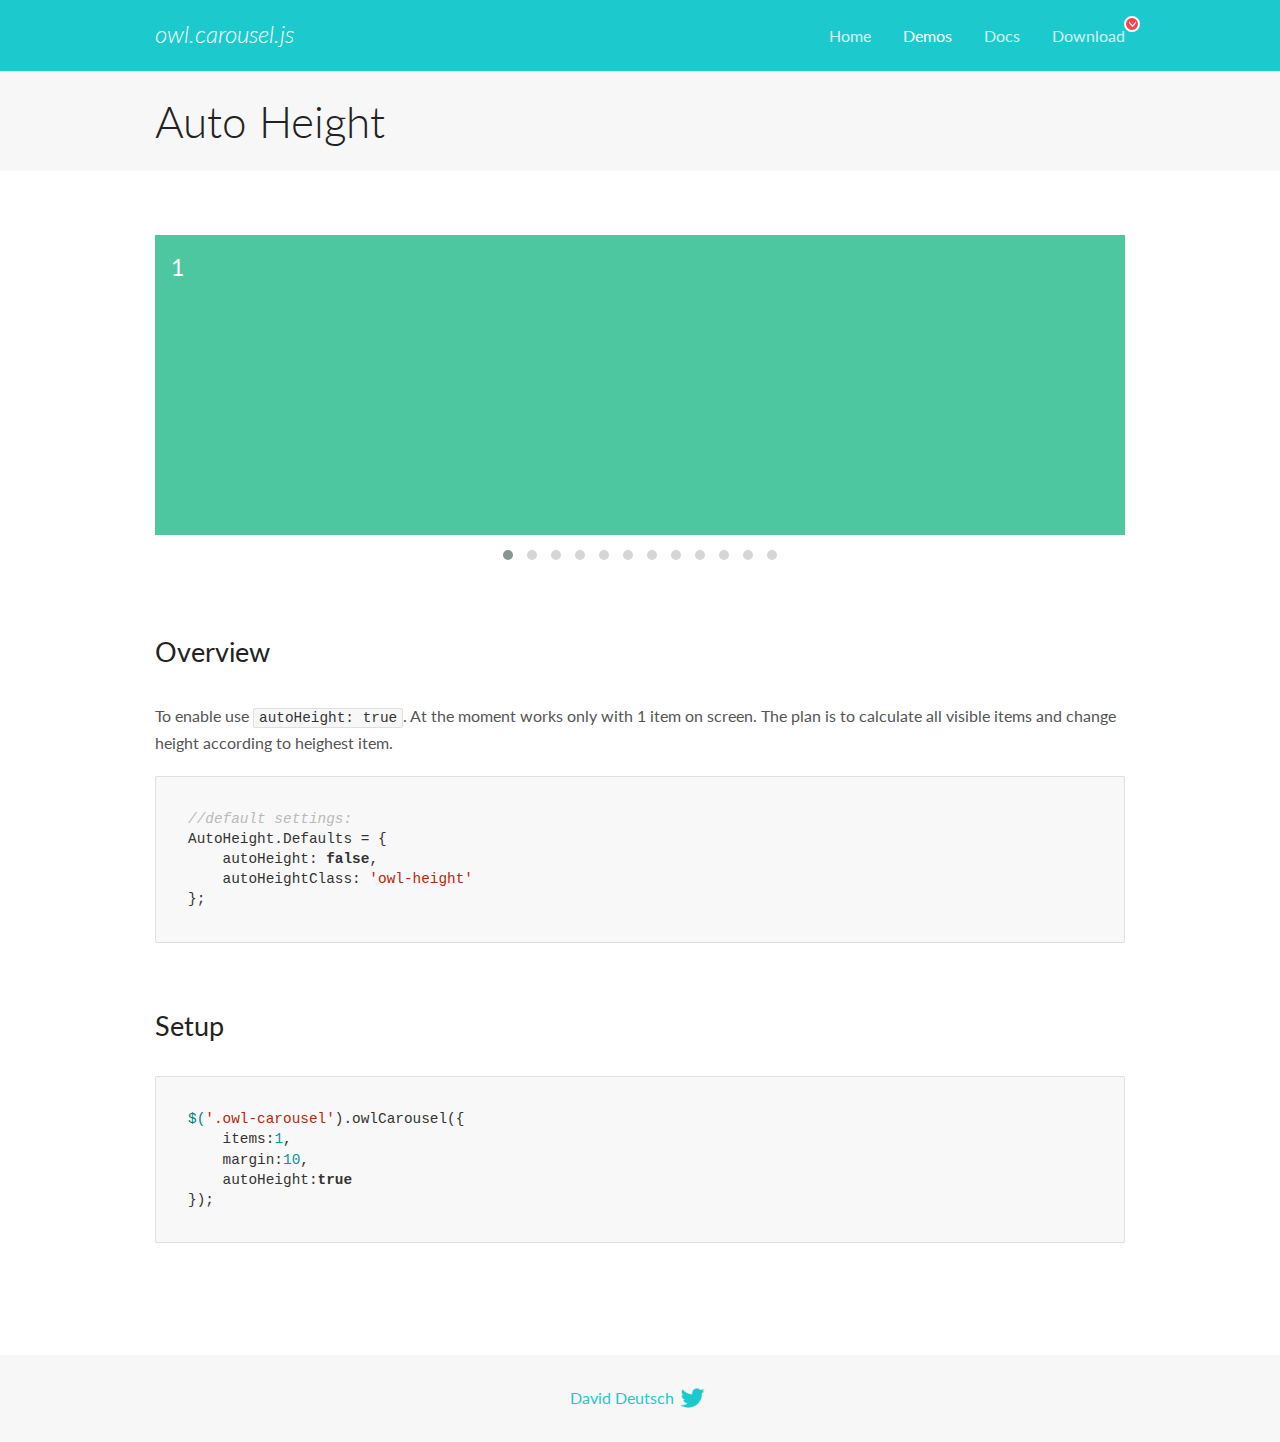
<file: OwlCarousel2-2.3.4/docs/demos/autoheight.html>
<!DOCTYPE html>
<html lang="en">
  <head>

    <!-- head -->
    <meta charset="utf-8">
    <meta name="msapplication-tap-highlight" content="no" />
    <meta name="viewport" content="width=device-width, initial-scale=1.0" />
    <meta name="description" content="autoHeight usage demo">
    <meta name="author" content="David Deutsch">
    <title>
      Auto Height Demo | Owl Carousel | 2.3.4
    </title>

    <!-- Stylesheets -->
    <link href='https://fonts.googleapis.com/css?family=Lato:300,400,700,400italic,300italic' rel='stylesheet' type='text/css'>
    <link rel="stylesheet" href="../assets/css/docs.theme.min.css">

    <!-- Owl Stylesheets -->
    <link rel="stylesheet" href="../assets/owlcarousel/assets/owl.carousel.min.css">
    <link rel="stylesheet" href="../assets/owlcarousel/assets/owl.theme.default.min.css">

    <!-- HTML5 shim and Respond.js IE8 support of HTML5 elements and media queries -->

    <!--[if lt IE 9]>
      <script src="https://oss.maxcdn.com/libs/html5shiv/3.7.0/html5shiv.js"></script>
      <script src="https://oss.maxcdn.com/libs/respond.js/1.3.0/respond.min.js"></script>
    <![endif]-->

    <!-- Favicons -->
    <link rel="apple-touch-icon-precomposed" sizes="144x144" href="../assets/ico/apple-touch-icon-144-precomposed.png">
    <link rel="shortcut icon" href="../assets/ico/favicon.png">
    <link rel="shortcut icon" href="favicon.ico">

    <!-- Yeah i know js should not be in header. Its required for demos.-->

    <!-- javascript -->
    <script src="../assets/vendors/jquery.min.js"></script>
    <script src="../assets/owlcarousel/owl.carousel.js"></script>
  </head>
  <body>

    <!-- header -->
    <header class="header">
      <div class="row">
        <div class="large-12 columns">
          <div class="brand left">
            <h3>
              <a href="/OwlCarousel2/">owl.carousel.js</a> 
            </h3>
          </div>
          <a id="toggle-nav" class="right">
            <span></span> <span></span> <span></span> 
          </a> 
          <div class="nav-bar">
            <ul class="clearfix">
              <li> <a href="/OwlCarousel2/index.html">Home</a>  </li>
              <li class="active">
                <a href="/OwlCarousel2/demos/demos.html">Demos</a> 
              </li>
              <li> <a href="/OwlCarousel2/docs/started-welcome.html">Docs</a>  </li>
              <li>
                <a href="https://github.com/OwlCarousel2/OwlCarousel2/archive/2.3.4.zip">Download</a> 
                <span class="download"></span> 
              </li>
            </ul>
          </div>
        </div>
      </div>
    </header>

    <!-- title -->
    <section class="title">
      <div class="row">
        <div class="large-12 columns">
          <h1>Auto Height</h1>
        </div>
      </div>
    </section>

    <!--  Demos -->
    <section id="demos">
      <div class="row">
        <div class="large-12 columns">
          <div class="owl-carousel owl-theme">
            <div class="item" style="height:300px">
              <h4>1</h4>
            </div>
            <div class="item" style="height:100px">
              <h4>2</h4>
            </div>
            <div class="item" style="height:500px">
              <h4>3</h4>
            </div>
            <div class="item" style="height:250px">
              <h4>4</h4>
            </div>
            <div class="item" style="height:400px">
              <h4>5</h4>
            </div>
            <div class="item" style="height:500px">
              <h4>6</h4>
            </div>
            <div class="item" style="height:600px">
              <h4>7</h4>
            </div>
            <div class="item" style="height:400px">
              <h4>8</h4>
            </div>
            <div class="item" style="height:300px">
              <h4>9</h4>
            </div>
            <div class="item" style="height:350px">
              <h4>10</h4>
            </div>
            <div class="item" style="height:200px">
              <h4>11</h4>
            </div>
            <div class="item" style="height:150px">
              <h4>12</h4>
            </div>
          </div>
          <h3 id="overview">Overview</h3>
          <p>To enable use <code>autoHeight: true</code>. At the moment works only with 1 item on screen. The plan is to calculate all visible items and change height according to heighest item.</p>
          <pre><code>//default settings:
AutoHeight.Defaults = {
    autoHeight: false,
    autoHeightClass: &#39;owl-height&#39;
};</code></pre>
          <h3 id="setup">Setup</h3>
          <pre><code>$(&#39;.owl-carousel&#39;).owlCarousel({
    items:1,
    margin:10,
    autoHeight:true
});</code></pre>
          <script>
            $(document).ready(function() {
              $('.owl-carousel').owlCarousel({
                items: 1,
                margin: 10,
                autoHeight: true
              });
            })
          </script>
        </div>
      </div>
    </section>

    <!-- footer -->
    <footer class="footer">
      <div class="row">
        <div class="large-12 columns">
          <h5>
            <a href="/OwlCarousel2/docs/support-contact.html">David Deutsch</a> 
            <a id="custom-tweet-button" href="https://twitter.com/share?url=https://github.com/OwlCarousel2/OwlCarousel2&text=Owl Carousel - This is so awesome! " target="_blank"></a> 
          </h5>
        </div>
      </div>
    </footer>

    <!-- vendors -->
    <script src="../assets/vendors/highlight.js"></script>
    <script src="../assets/js/app.js"></script>
  </body>
</html>
</file>
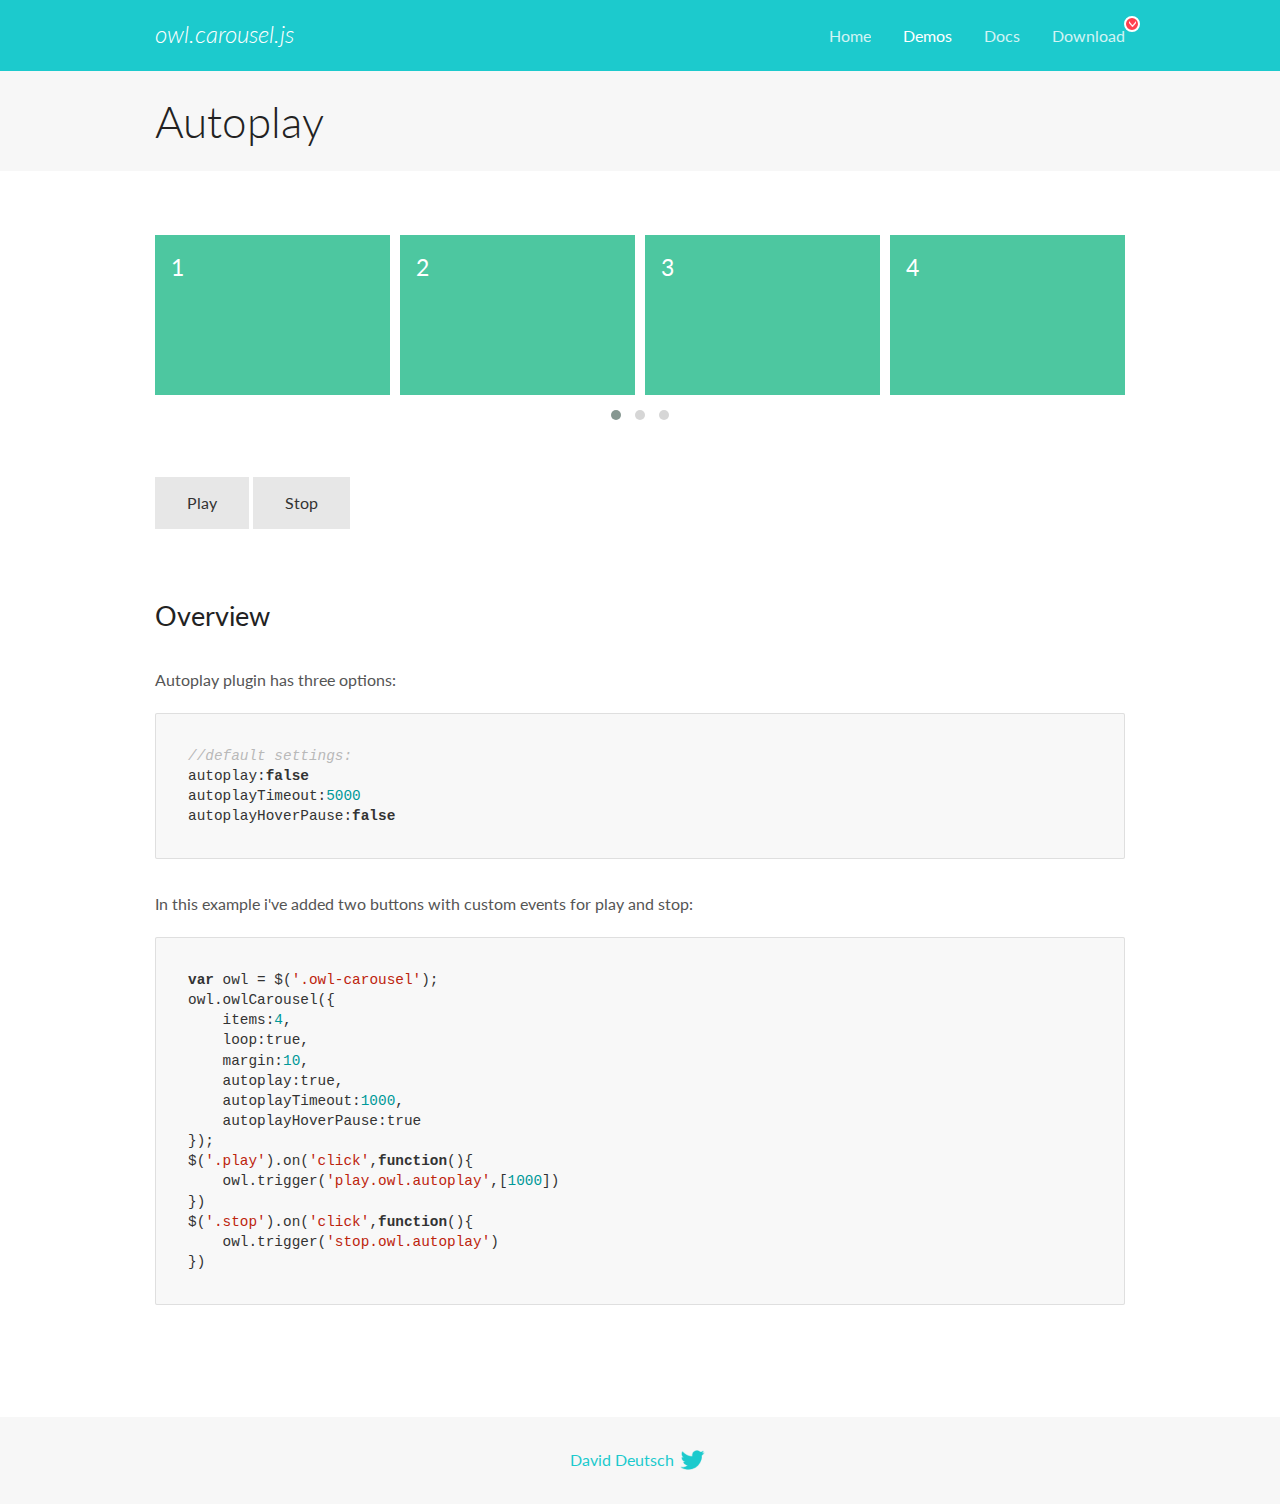
<file: OwlCarousel2-2.3.4/docs/demos/autoplay.html>
<!DOCTYPE html>
<html lang="en">
  <head>

    <!-- head -->
    <meta charset="utf-8">
    <meta name="msapplication-tap-highlight" content="no" />
    <meta name="viewport" content="width=device-width, initial-scale=1.0" />
    <meta name="description" content="Autoplay usage demo">
    <meta name="author" content="David Deutsch">
    <title>
      Autoplay Demo | Owl Carousel | 2.3.4
    </title>

    <!-- Stylesheets -->
    <link href='https://fonts.googleapis.com/css?family=Lato:300,400,700,400italic,300italic' rel='stylesheet' type='text/css'>
    <link rel="stylesheet" href="../assets/css/docs.theme.min.css">

    <!-- Owl Stylesheets -->
    <link rel="stylesheet" href="../assets/owlcarousel/assets/owl.carousel.min.css">
    <link rel="stylesheet" href="../assets/owlcarousel/assets/owl.theme.default.min.css">

    <!-- HTML5 shim and Respond.js IE8 support of HTML5 elements and media queries -->

    <!--[if lt IE 9]>
      <script src="https://oss.maxcdn.com/libs/html5shiv/3.7.0/html5shiv.js"></script>
      <script src="https://oss.maxcdn.com/libs/respond.js/1.3.0/respond.min.js"></script>
    <![endif]-->

    <!-- Favicons -->
    <link rel="apple-touch-icon-precomposed" sizes="144x144" href="../assets/ico/apple-touch-icon-144-precomposed.png">
    <link rel="shortcut icon" href="../assets/ico/favicon.png">
    <link rel="shortcut icon" href="favicon.ico">

    <!-- Yeah i know js should not be in header. Its required for demos.-->

    <!-- javascript -->
    <script src="../assets/vendors/jquery.min.js"></script>
    <script src="../assets/owlcarousel/owl.carousel.js"></script>
  </head>
  <body>

    <!-- header -->
    <header class="header">
      <div class="row">
        <div class="large-12 columns">
          <div class="brand left">
            <h3>
              <a href="/OwlCarousel2/">owl.carousel.js</a> 
            </h3>
          </div>
          <a id="toggle-nav" class="right">
            <span></span> <span></span> <span></span> 
          </a> 
          <div class="nav-bar">
            <ul class="clearfix">
              <li> <a href="/OwlCarousel2/index.html">Home</a>  </li>
              <li class="active">
                <a href="/OwlCarousel2/demos/demos.html">Demos</a> 
              </li>
              <li> <a href="/OwlCarousel2/docs/started-welcome.html">Docs</a>  </li>
              <li>
                <a href="https://github.com/OwlCarousel2/OwlCarousel2/archive/2.3.4.zip">Download</a> 
                <span class="download"></span> 
              </li>
            </ul>
          </div>
        </div>
      </div>
    </header>

    <!-- title -->
    <section class="title">
      <div class="row">
        <div class="large-12 columns">
          <h1>Autoplay</h1>
        </div>
      </div>
    </section>

    <!--  Demos -->
    <section id="demos">
      <div class="row">
        <div class="large-12 columns">
          <div class="owl-carousel owl-theme">
            <div class="item">
              <h4>1</h4>
            </div>
            <div class="item">
              <h4>2</h4>
            </div>
            <div class="item">
              <h4>3</h4>
            </div>
            <div class="item">
              <h4>4</h4>
            </div>
            <div class="item">
              <h4>5</h4>
            </div>
            <div class="item">
              <h4>6</h4>
            </div>
            <div class="item">
              <h4>7</h4>
            </div>
            <div class="item">
              <h4>8</h4>
            </div>
            <div class="item">
              <h4>9</h4>
            </div>
            <div class="item">
              <h4>10</h4>
            </div>
            <div class="item">
              <h4>11</h4>
            </div>
            <div class="item">
              <h4>12</h4>
            </div>
          </div>
          <a class="button secondary play">Play</a> 
          <a class="button secondary stop">Stop</a> 
          <h3 id="overview">Overview</h3>
          <p>Autoplay plugin has three options:</p>
          <pre><code>//default settings:
autoplay:false
autoplayTimeout:5000
autoplayHoverPause:false</code></pre>
          <p>In this example i&#39;ve added two buttons with custom events for play and stop:</p>
          <pre><code>var owl = $(&#39;.owl-carousel&#39;);
owl.owlCarousel({
    items:4,
    loop:true,
    margin:10,
    autoplay:true,
    autoplayTimeout:1000,
    autoplayHoverPause:true
});
$(&#39;.play&#39;).on(&#39;click&#39;,function(){
    owl.trigger(&#39;play.owl.autoplay&#39;,[1000])
})
$(&#39;.stop&#39;).on(&#39;click&#39;,function(){
    owl.trigger(&#39;stop.owl.autoplay&#39;)
})</code></pre>
          <script>
            $(document).ready(function() {
              var owl = $('.owl-carousel');
              owl.owlCarousel({
                items: 4,
                loop: true,
                margin: 10,
                autoplay: true,
                autoplayTimeout: 1000,
                autoplayHoverPause: true
              });
              $('.play').on('click', function() {
                owl.trigger('play.owl.autoplay', [1000])
              })
              $('.stop').on('click', function() {
                owl.trigger('stop.owl.autoplay')
              })
            })
          </script>
        </div>
      </div>
    </section>

    <!-- footer -->
    <footer class="footer">
      <div class="row">
        <div class="large-12 columns">
          <h5>
            <a href="/OwlCarousel2/docs/support-contact.html">David Deutsch</a> 
            <a id="custom-tweet-button" href="https://twitter.com/share?url=https://github.com/OwlCarousel2/OwlCarousel2&text=Owl Carousel - This is so awesome! " target="_blank"></a> 
          </h5>
        </div>
      </div>
    </footer>

    <!-- vendors -->
    <script src="../assets/vendors/highlight.js"></script>
    <script src="../assets/js/app.js"></script>
  </body>
</html>
</file>
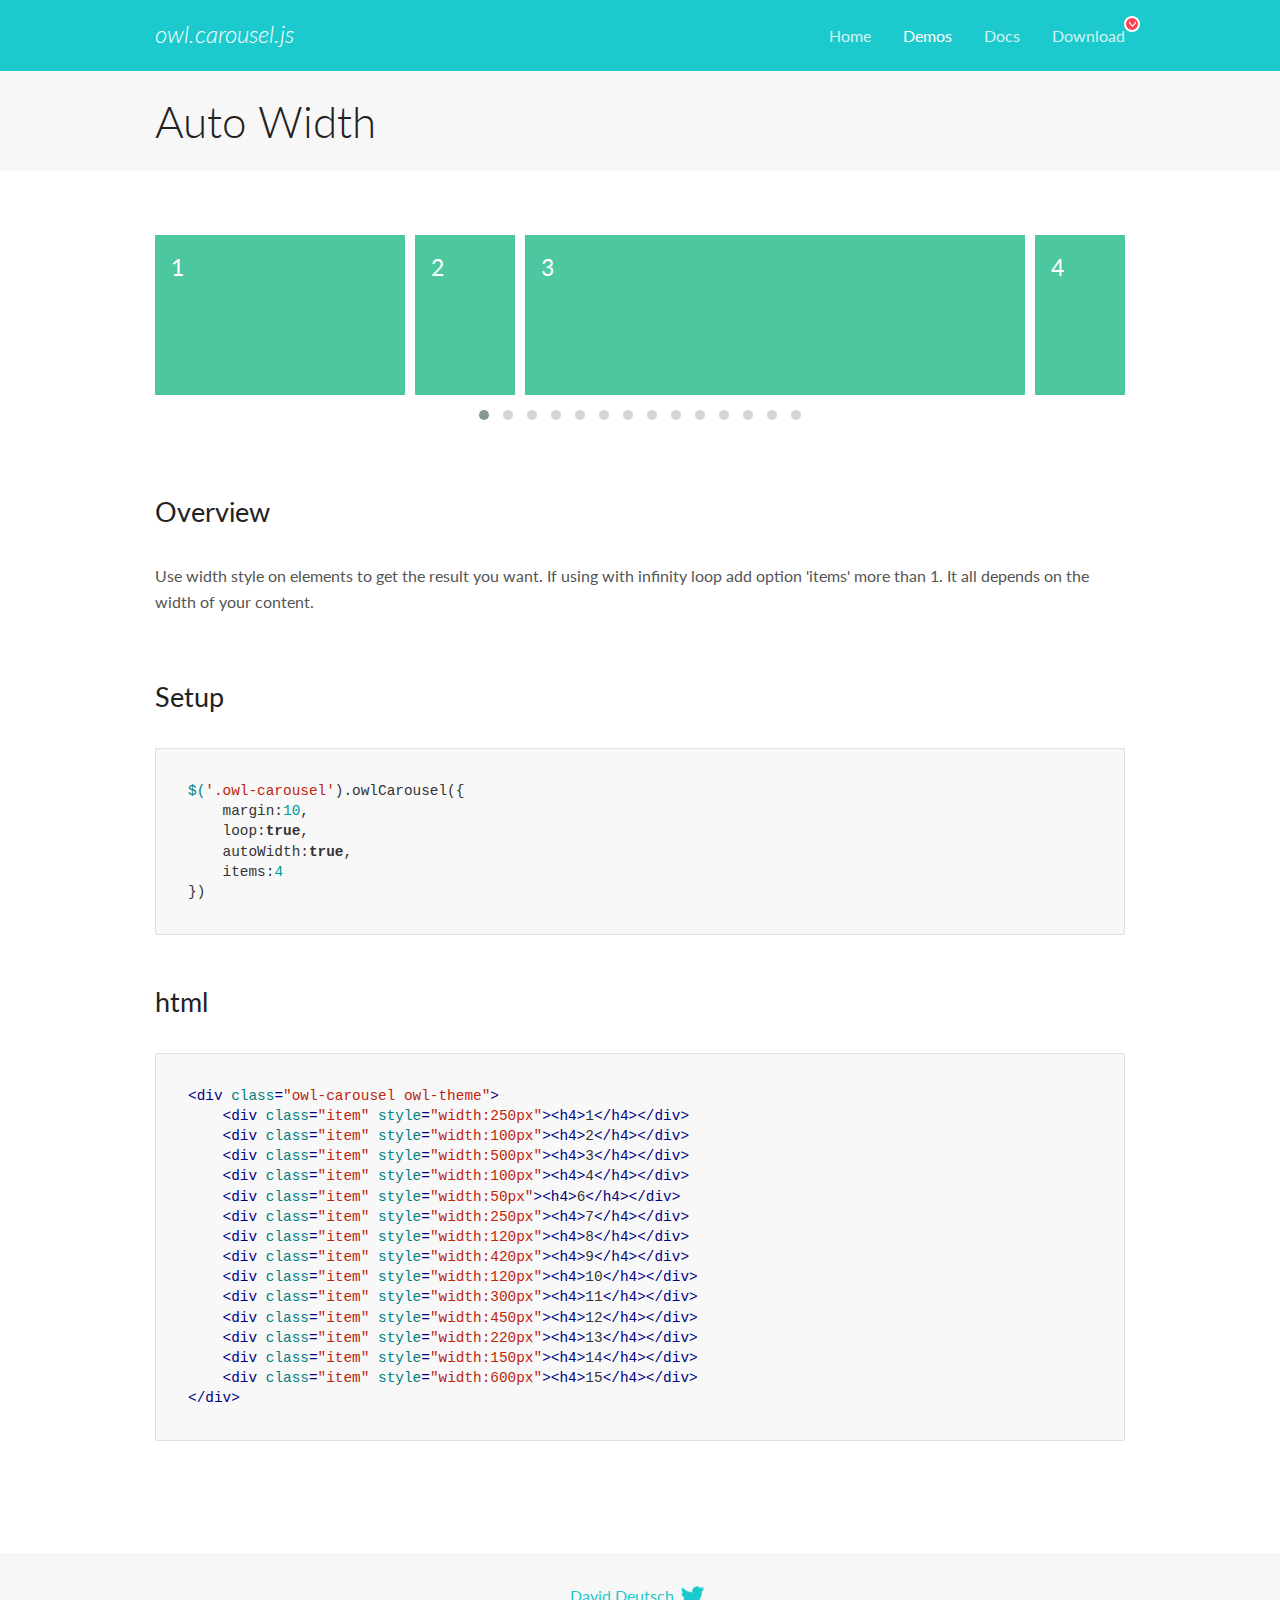
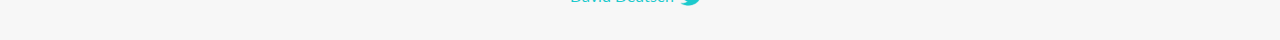
<file: OwlCarousel2-2.3.4/docs/demos/autowidth.html>
<!DOCTYPE html>
<html lang="en">
  <head>

    <!-- head -->
    <meta charset="utf-8">
    <meta name="msapplication-tap-highlight" content="no" />
    <meta name="viewport" content="width=device-width, initial-scale=1.0" />
    <meta name="description" content="Auto Width">
    <meta name="author" content="David Deutsch">
    <title>
      Auto Width Demo | Owl Carousel | 2.3.4
    </title>

    <!-- Stylesheets -->
    <link href='https://fonts.googleapis.com/css?family=Lato:300,400,700,400italic,300italic' rel='stylesheet' type='text/css'>
    <link rel="stylesheet" href="../assets/css/docs.theme.min.css">

    <!-- Owl Stylesheets -->
    <link rel="stylesheet" href="../assets/owlcarousel/assets/owl.carousel.min.css">
    <link rel="stylesheet" href="../assets/owlcarousel/assets/owl.theme.default.min.css">

    <!-- HTML5 shim and Respond.js IE8 support of HTML5 elements and media queries -->

    <!--[if lt IE 9]>
      <script src="https://oss.maxcdn.com/libs/html5shiv/3.7.0/html5shiv.js"></script>
      <script src="https://oss.maxcdn.com/libs/respond.js/1.3.0/respond.min.js"></script>
    <![endif]-->

    <!-- Favicons -->
    <link rel="apple-touch-icon-precomposed" sizes="144x144" href="../assets/ico/apple-touch-icon-144-precomposed.png">
    <link rel="shortcut icon" href="../assets/ico/favicon.png">
    <link rel="shortcut icon" href="favicon.ico">

    <!-- Yeah i know js should not be in header. Its required for demos.-->

    <!-- javascript -->
    <script src="../assets/vendors/jquery.min.js"></script>
    <script src="../assets/owlcarousel/owl.carousel.js"></script>
  </head>
  <body>

    <!-- header -->
    <header class="header">
      <div class="row">
        <div class="large-12 columns">
          <div class="brand left">
            <h3>
              <a href="/OwlCarousel2/">owl.carousel.js</a> 
            </h3>
          </div>
          <a id="toggle-nav" class="right">
            <span></span> <span></span> <span></span> 
          </a> 
          <div class="nav-bar">
            <ul class="clearfix">
              <li> <a href="/OwlCarousel2/index.html">Home</a>  </li>
              <li class="active">
                <a href="/OwlCarousel2/demos/demos.html">Demos</a> 
              </li>
              <li> <a href="/OwlCarousel2/docs/started-welcome.html">Docs</a>  </li>
              <li>
                <a href="https://github.com/OwlCarousel2/OwlCarousel2/archive/2.3.4.zip">Download</a> 
                <span class="download"></span> 
              </li>
            </ul>
          </div>
        </div>
      </div>
    </header>

    <!-- title -->
    <section class="title">
      <div class="row">
        <div class="large-12 columns">
          <h1>Auto Width</h1>
        </div>
      </div>
    </section>

    <!--  Demos -->
    <section id="demos">
      <div class="row">
        <div class="large-12 columns">
          <div class="owl-carousel owl-theme">
            <div class="item" style="width:250px">
              <h4>1</h4>
            </div>
            <div class="item" style="width:100px">
              <h4>2</h4>
            </div>
            <div class="item" style="width:500px">
              <h4>3</h4>
            </div>
            <div class="item" style="width:100px">
              <h4>4</h4>
            </div>
            <div class="item" style="width:50px">
              <h4>6</h4>
            </div>
            <div class="item" style="width:250px">
              <h4>7</h4>
            </div>
            <div class="item" style="width:120px">
              <h4>8</h4>
            </div>
            <div class="item" style="width:420px">
              <h4>9</h4>
            </div>
            <div class="item" style="width:120px">
              <h4>10</h4>
            </div>
            <div class="item" style="width:300px">
              <h4>11</h4>
            </div>
            <div class="item" style="width:450px">
              <h4>12</h4>
            </div>
            <div class="item" style="width:220px">
              <h4>13</h4>
            </div>
            <div class="item" style="width:150px">
              <h4>14</h4>
            </div>
            <div class="item" style="width:600px">
              <h4>15</h4>
            </div>
          </div>
          <h3 id="overview">Overview</h3>
          <p>Use width style on elements to get the result you want. If using with infinity loop add option &#39;items&#39; more than 1. It all depends on the width of your content.</p>
          <h3 id="setup">Setup</h3>
          <pre><code>$(&#39;.owl-carousel&#39;).owlCarousel({
    margin:10,
    loop:true,
    autoWidth:true,
    items:4
})</code></pre>
          <h3 id="html">html</h3>
          <pre><code>&lt;div class=&quot;owl-carousel owl-theme&quot;&gt;
    &lt;div class=&quot;item&quot; style=&quot;width:250px&quot;&gt;&lt;h4&gt;1&lt;/h4&gt;&lt;/div&gt;
    &lt;div class=&quot;item&quot; style=&quot;width:100px&quot;&gt;&lt;h4&gt;2&lt;/h4&gt;&lt;/div&gt;
    &lt;div class=&quot;item&quot; style=&quot;width:500px&quot;&gt;&lt;h4&gt;3&lt;/h4&gt;&lt;/div&gt;
    &lt;div class=&quot;item&quot; style=&quot;width:100px&quot;&gt;&lt;h4&gt;4&lt;/h4&gt;&lt;/div&gt;
    &lt;div class=&quot;item&quot; style=&quot;width:50px&quot;&gt;&lt;h4&gt;6&lt;/h4&gt;&lt;/div&gt;
    &lt;div class=&quot;item&quot; style=&quot;width:250px&quot;&gt;&lt;h4&gt;7&lt;/h4&gt;&lt;/div&gt;
    &lt;div class=&quot;item&quot; style=&quot;width:120px&quot;&gt;&lt;h4&gt;8&lt;/h4&gt;&lt;/div&gt;
    &lt;div class=&quot;item&quot; style=&quot;width:420px&quot;&gt;&lt;h4&gt;9&lt;/h4&gt;&lt;/div&gt;
    &lt;div class=&quot;item&quot; style=&quot;width:120px&quot;&gt;&lt;h4&gt;10&lt;/h4&gt;&lt;/div&gt;
    &lt;div class=&quot;item&quot; style=&quot;width:300px&quot;&gt;&lt;h4&gt;11&lt;/h4&gt;&lt;/div&gt;
    &lt;div class=&quot;item&quot; style=&quot;width:450px&quot;&gt;&lt;h4&gt;12&lt;/h4&gt;&lt;/div&gt;
    &lt;div class=&quot;item&quot; style=&quot;width:220px&quot;&gt;&lt;h4&gt;13&lt;/h4&gt;&lt;/div&gt;
    &lt;div class=&quot;item&quot; style=&quot;width:150px&quot;&gt;&lt;h4&gt;14&lt;/h4&gt;&lt;/div&gt;
    &lt;div class=&quot;item&quot; style=&quot;width:600px&quot;&gt;&lt;h4&gt;15&lt;/h4&gt;&lt;/div&gt;
&lt;/div&gt;</code></pre>
          <script>
            $(document).ready(function() {
              $('.owl-carousel').owlCarousel({
                margin: 10,
                loop: true,
                autoWidth: true,
                items: 4
              })
            })
          </script>
        </div>
      </div>
    </section>

    <!-- footer -->
    <footer class="footer">
      <div class="row">
        <div class="large-12 columns">
          <h5>
            <a href="/OwlCarousel2/docs/support-contact.html">David Deutsch</a> 
            <a id="custom-tweet-button" href="https://twitter.com/share?url=https://github.com/OwlCarousel2/OwlCarousel2&text=Owl Carousel - This is so awesome! " target="_blank"></a> 
          </h5>
        </div>
      </div>
    </footer>

    <!-- vendors -->
    <script src="../assets/vendors/highlight.js"></script>
    <script src="../assets/js/app.js"></script>
  </body>
</html>
</file>
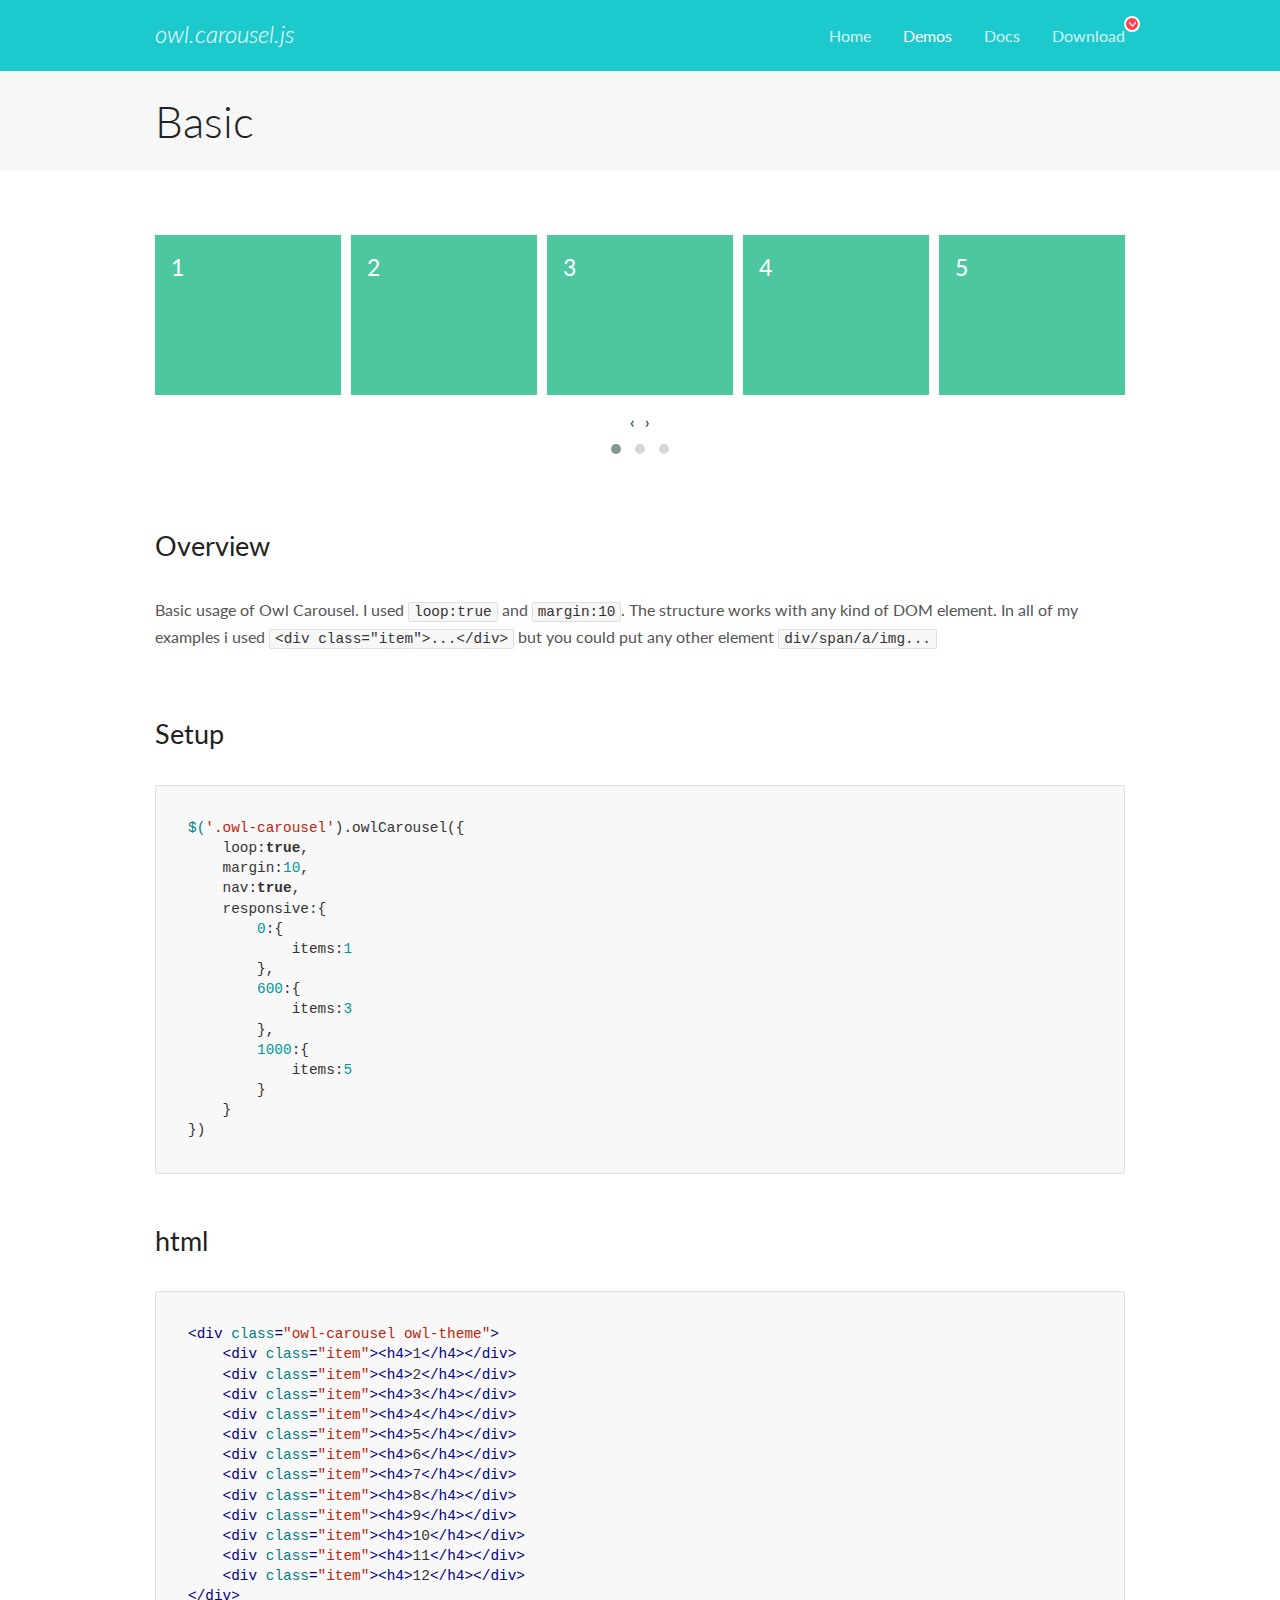
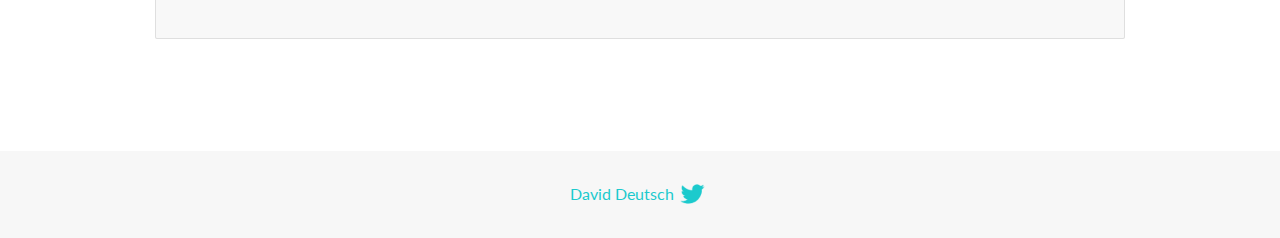
<file: OwlCarousel2-2.3.4/docs/demos/basic.html>
<!DOCTYPE html>
<html lang="en">
  <head>

    <!-- head -->
    <meta charset="utf-8">
    <meta name="msapplication-tap-highlight" content="no" />
    <meta name="viewport" content="width=device-width, initial-scale=1.0" />
    <meta name="description" content="Basic usage demo">
    <meta name="author" content="David Deutsch">
    <title>
      Basic Demo | Owl Carousel | 2.3.4
    </title>

    <!-- Stylesheets -->
    <link href='https://fonts.googleapis.com/css?family=Lato:300,400,700,400italic,300italic' rel='stylesheet' type='text/css'>
    <link rel="stylesheet" href="../assets/css/docs.theme.min.css">

    <!-- Owl Stylesheets -->
    <link rel="stylesheet" href="../assets/owlcarousel/assets/owl.carousel.min.css">
    <link rel="stylesheet" href="../assets/owlcarousel/assets/owl.theme.default.min.css">

    <!-- HTML5 shim and Respond.js IE8 support of HTML5 elements and media queries -->

    <!--[if lt IE 9]>
      <script src="https://oss.maxcdn.com/libs/html5shiv/3.7.0/html5shiv.js"></script>
      <script src="https://oss.maxcdn.com/libs/respond.js/1.3.0/respond.min.js"></script>
    <![endif]-->

    <!-- Favicons -->
    <link rel="apple-touch-icon-precomposed" sizes="144x144" href="../assets/ico/apple-touch-icon-144-precomposed.png">
    <link rel="shortcut icon" href="../assets/ico/favicon.png">
    <link rel="shortcut icon" href="favicon.ico">

    <!-- Yeah i know js should not be in header. Its required for demos.-->

    <!-- javascript -->
    <script src="../assets/vendors/jquery.min.js"></script>
    <script src="../assets/owlcarousel/owl.carousel.js"></script>
  </head>
  <body>

    <!-- header -->
    <header class="header">
      <div class="row">
        <div class="large-12 columns">
          <div class="brand left">
            <h3>
              <a href="/OwlCarousel2/">owl.carousel.js</a> 
            </h3>
          </div>
          <a id="toggle-nav" class="right">
            <span></span> <span></span> <span></span> 
          </a> 
          <div class="nav-bar">
            <ul class="clearfix">
              <li> <a href="/OwlCarousel2/index.html">Home</a>  </li>
              <li class="active">
                <a href="/OwlCarousel2/demos/demos.html">Demos</a> 
              </li>
              <li> <a href="/OwlCarousel2/docs/started-welcome.html">Docs</a>  </li>
              <li>
                <a href="https://github.com/OwlCarousel2/OwlCarousel2/archive/2.3.4.zip">Download</a> 
                <span class="download"></span> 
              </li>
            </ul>
          </div>
        </div>
      </div>
    </header>

    <!-- title -->
    <section class="title">
      <div class="row">
        <div class="large-12 columns">
          <h1>Basic</h1>
        </div>
      </div>
    </section>

    <!--  Demos -->
    <section id="demos">
      <div class="row">
        <div class="large-12 columns">
          <div class="owl-carousel owl-theme">
            <div class="item">
              <h4>1</h4>
            </div>
            <div class="item">
              <h4>2</h4>
            </div>
            <div class="item">
              <h4>3</h4>
            </div>
            <div class="item">
              <h4>4</h4>
            </div>
            <div class="item">
              <h4>5</h4>
            </div>
            <div class="item">
              <h4>6</h4>
            </div>
            <div class="item">
              <h4>7</h4>
            </div>
            <div class="item">
              <h4>8</h4>
            </div>
            <div class="item">
              <h4>9</h4>
            </div>
            <div class="item">
              <h4>10</h4>
            </div>
            <div class="item">
              <h4>11</h4>
            </div>
            <div class="item">
              <h4>12</h4>
            </div>
          </div>
          <h3 id="overview">Overview</h3>
          <p>Basic usage of Owl Carousel. I used <code>loop:true</code> and <code>margin:10</code>. The structure works with any kind of DOM element. In all of my examples i used <code>&lt;div class=&quot;item&quot;&gt;...&lt;/div&gt;</code> but you could
            put any other element <code>div/span/a/img...</code></p>
          <h3 id="setup">Setup</h3>
          <pre><code>$(&#39;.owl-carousel&#39;).owlCarousel({
    loop:true,
    margin:10,
    nav:true,
    responsive:{
        0:{
            items:1
        },
        600:{
            items:3
        },
        1000:{
            items:5
        }
    }
})</code></pre>
          <h3 id="html">html</h3>
          <pre><code>&lt;div class=&quot;owl-carousel owl-theme&quot;&gt;
    &lt;div class=&quot;item&quot;&gt;&lt;h4&gt;1&lt;/h4&gt;&lt;/div&gt;
    &lt;div class=&quot;item&quot;&gt;&lt;h4&gt;2&lt;/h4&gt;&lt;/div&gt;
    &lt;div class=&quot;item&quot;&gt;&lt;h4&gt;3&lt;/h4&gt;&lt;/div&gt;
    &lt;div class=&quot;item&quot;&gt;&lt;h4&gt;4&lt;/h4&gt;&lt;/div&gt;
    &lt;div class=&quot;item&quot;&gt;&lt;h4&gt;5&lt;/h4&gt;&lt;/div&gt;
    &lt;div class=&quot;item&quot;&gt;&lt;h4&gt;6&lt;/h4&gt;&lt;/div&gt;
    &lt;div class=&quot;item&quot;&gt;&lt;h4&gt;7&lt;/h4&gt;&lt;/div&gt;
    &lt;div class=&quot;item&quot;&gt;&lt;h4&gt;8&lt;/h4&gt;&lt;/div&gt;
    &lt;div class=&quot;item&quot;&gt;&lt;h4&gt;9&lt;/h4&gt;&lt;/div&gt;
    &lt;div class=&quot;item&quot;&gt;&lt;h4&gt;10&lt;/h4&gt;&lt;/div&gt;
    &lt;div class=&quot;item&quot;&gt;&lt;h4&gt;11&lt;/h4&gt;&lt;/div&gt;
    &lt;div class=&quot;item&quot;&gt;&lt;h4&gt;12&lt;/h4&gt;&lt;/div&gt;
&lt;/div&gt;</code></pre>
          <script>
            $(document).ready(function() {
              var owl = $('.owl-carousel');
              owl.owlCarousel({
                margin: 10,
                nav: true,
                loop: true,
                responsive: {
                  0: {
                    items: 1
                  },
                  600: {
                    items: 3
                  },
                  1000: {
                    items: 5
                  }
                }
              })
            })
          </script>
        </div>
      </div>
    </section>

    <!-- footer -->
    <footer class="footer">
      <div class="row">
        <div class="large-12 columns">
          <h5>
            <a href="/OwlCarousel2/docs/support-contact.html">David Deutsch</a> 
            <a id="custom-tweet-button" href="https://twitter.com/share?url=https://github.com/OwlCarousel2/OwlCarousel2&text=Owl Carousel - This is so awesome! " target="_blank"></a> 
          </h5>
        </div>
      </div>
    </footer>

    <!-- vendors -->
    <script src="../assets/vendors/highlight.js"></script>
    <script src="../assets/js/app.js"></script>
  </body>
</html>
</file>
<file: Slides-SlidesJS-3/examples/multiple/css/example.css>
/*!
 * Bootstrap v2.2.2
 *
 * Copyright 2012 Twitter, Inc
 * Licensed under the Apache License v2.0
 * http://www.apache.org/licenses/LICENSE-2.0
 *
 * Designed and built with all the love in the world @twitter by @mdo and @fat.
 */
.clearfix {
  *zoom: 1;
}
.clearfix:before,
.clearfix:after {
  display: table;
  content: "";
  line-height: 0;
}
.clearfix:after {
  clear: both;
}
.hide-text {
  font: 0/0 a;
  color: transparent;
  text-shadow: none;
  background-color: transparent;
  border: 0;
}
.input-block-level {
  display: block;
  width: 100%;
  min-height: 30px;
  -webkit-box-sizing: border-box;
  -moz-box-sizing: border-box;
  box-sizing: border-box;
}
article,
aside,
details,
figcaption,
figure,
footer,
header,
hgroup,
nav,
section {
  display: block;
}
audio,
canvas,
video {
  display: inline-block;
  *display: inline;
  *zoom: 1;
}
audio:not([controls]) {
  display: none;
}
html {
  font-size: 100%;
  -webkit-text-size-adjust: 100%;
  -ms-text-size-adjust: 100%;
}
a:focus {
  outline: thin dotted #333;
  outline: 5px auto -webkit-focus-ring-color;
  outline-offset: -2px;
}
a:hover,
a:active {
  outline: 0;
}
sub,
sup {
  position: relative;
  font-size: 75%;
  line-height: 0;
  vertical-align: baseline;
}
sup {
  top: -0.5em;
}
sub {
  bottom: -0.25em;
}
img {
  /* Responsive images (ensure images don't scale beyond their parents) */

  max-width: 100%;
  /* Part 1: Set a maxium relative to the parent */

  width: auto\9;
  /* IE7-8 need help adjusting responsive images */

  height: auto;
  /* Part 2: Scale the height according to the width, otherwise you get stretching */

  vertical-align: middle;
  border: 0;
  -ms-interpolation-mode: bicubic;
}
#map_canvas img,
.google-maps img {
  max-width: none;
}
button,
input,
select,
textarea {
  margin: 0;
  font-size: 100%;
  vertical-align: middle;
}
button,
input {
  *overflow: visible;
  line-height: normal;
}
button::-moz-focus-inner,
input::-moz-focus-inner {
  padding: 0;
  border: 0;
}
button,
html input[type="button"],
input[type="reset"],
input[type="submit"] {
  -webkit-appearance: button;
  cursor: pointer;
}
label,
select,
button,
input[type="button"],
input[type="reset"],
input[type="submit"],
input[type="radio"],
input[type="checkbox"] {
  cursor: pointer;
}
input[type="search"] {
  -webkit-box-sizing: content-box;
  -moz-box-sizing: content-box;
  box-sizing: content-box;
  -webkit-appearance: textfield;
}
input[type="search"]::-webkit-search-decoration,
input[type="search"]::-webkit-search-cancel-button {
  -webkit-appearance: none;
}
textarea {
  overflow: auto;
  vertical-align: top;
}
@media print {
  * {
    text-shadow: none !important;
    color: #000 !important;
    background: transparent !important;
    box-shadow: none !important;
  }
  a,
  a:visited {
    text-decoration: underline;
  }
  a[href]:after {
    content: " (" attr(href) ")";
  }
  abbr[title]:after {
    content: " (" attr(title) ")";
  }
  .ir a:after,
  a[href^="javascript:"]:after,
  a[href^="#"]:after {
    content: "";
  }
  pre,
  blockquote {
    border: 1px solid #999;
    page-break-inside: avoid;
  }
  thead {
    display: table-header-group;
  }
  tr,
  img {
    page-break-inside: avoid;
  }
  img {
    max-width: 100% !important;
  }
  @page  {
    margin: 0.5cm;
  }
  p,
  h2,
  h3 {
    orphans: 3;
    widows: 3;
  }
  h2,
  h3 {
    page-break-after: avoid;
  }
}
body {
  margin: 0;
  font-family: "Helvetica Neue", Helvetica, Arial, sans-serif;
  font-size: 14px;
  line-height: 20px;
  color: #333333;
  background-color: #ffffff;
}
/*a {
  color: #0088cc;
  text-decoration: none;
}
a:hover {
  color: #005580;
  text-decoration: underline;
}*/
.img-rounded {
  -webkit-border-radius: 6px;
  -moz-border-radius: 6px;
  border-radius: 6px;
}
.img-polaroid {
  padding: 4px;
  background-color: #fff;
  border: 1px solid #ccc;
  border: 1px solid rgba(0, 0, 0, 0.2);
  -webkit-box-shadow: 0 1px 3px rgba(0, 0, 0, 0.1);
  -moz-box-shadow: 0 1px 3px rgba(0, 0, 0, 0.1);
  box-shadow: 0 1px 3px rgba(0, 0, 0, 0.1);
}
.img-circle {
  -webkit-border-radius: 500px;
  -moz-border-radius: 500px;
  border-radius: 500px;
}
.row {
  margin-left: -20px;
  *zoom: 1;
}
.row:before,
.row:after {
  display: table;
  content: "";
  line-height: 0;
}
.row:after {
  clear: both;
}
[class*="span"] {
  float: left;
  min-height: 1px;
  margin-left: 20px;
}
.container,
.navbar-static-top .container,
.navbar-fixed-top .container,
.navbar-fixed-bottom .container {
  width: 940px;
}
.span12 {
  width: 940px;
}
.span11 {
  width: 860px;
}
.span10 {
  width: 780px;
}
.span9 {
  width: 700px;
}
.span8 {
  width: 620px;
}
.span7 {
  width: 540px;
}
.span6 {
  width: 460px;
}
.span5 {
  width: 380px;
}
.span4 {
  width: 300px;
}
.span3 {
  width: 220px;
}
.span2 {
  width: 140px;
}
.span1 {
  width: 60px;
}
.offset12 {
  margin-left: 980px;
}
.offset11 {
  margin-left: 900px;
}
.offset10 {
  margin-left: 820px;
}
.offset9 {
  margin-left: 740px;
}
.offset8 {
  margin-left: 660px;
}
.offset7 {
  margin-left: 580px;
}
.offset6 {
  margin-left: 500px;
}
.offset5 {
  margin-left: 420px;
}
.offset4 {
  margin-left: 340px;
}
.offset3 {
  margin-left: 260px;
}
.offset2 {
  margin-left: 180px;
}
.offset1 {
  margin-left: 100px;
}
.row-fluid {
  width: 100%;
  *zoom: 1;
}
.row-fluid:before,
.row-fluid:after {
  display: table;
  content: "";
  line-height: 0;
}
.row-fluid:after {
  clear: both;
}
.row-fluid [class*="span"] {
  display: block;
  width: 100%;
  min-height: 30px;
  -webkit-box-sizing: border-box;
  -moz-box-sizing: border-box;
  box-sizing: border-box;
  float: left;
  margin-left: 2.127659574468085%;
  *margin-left: 2.074468085106383%;
}
.row-fluid [class*="span"]:first-child {
  margin-left: 0;
}
.row-fluid .controls-row [class*="span"] + [class*="span"] {
  margin-left: 2.127659574468085%;
}
.row-fluid .span12 {
  width: 100%;
  *width: 99.94680851063829%;
}
.row-fluid .span11 {
  width: 91.48936170212765%;
  *width: 91.43617021276594%;
}
.row-fluid .span10 {
  width: 82.97872340425532%;
  *width: 82.92553191489361%;
}
.row-fluid .span9 {
  width: 74.46808510638297%;
  *width: 74.41489361702126%;
}
.row-fluid .span8 {
  width: 65.95744680851064%;
  *width: 65.90425531914893%;
}
.row-fluid .span7 {
  width: 57.44680851063829%;
  *width: 57.39361702127659%;
}
.row-fluid .span6 {
  width: 48.93617021276595%;
  *width: 48.88297872340425%;
}
.row-fluid .span5 {
  width: 40.42553191489362%;
  *width: 40.37234042553192%;
}
.row-fluid .span4 {
  width: 31.914893617021278%;
  *width: 31.861702127659576%;
}
.row-fluid .span3 {
  width: 23.404255319148934%;
  *width: 23.351063829787233%;
}
.row-fluid .span2 {
  width: 14.893617021276595%;
  *width: 14.840425531914894%;
}
.row-fluid .span1 {
  width: 6.382978723404255%;
  *width: 6.329787234042553%;
}
.row-fluid .offset12 {
  margin-left: 104.25531914893617%;
  *margin-left: 104.14893617021275%;
}
.row-fluid .offset12:first-child {
  margin-left: 102.12765957446808%;
  *margin-left: 102.02127659574467%;
}
.row-fluid .offset11 {
  margin-left: 95.74468085106382%;
  *margin-left: 95.6382978723404%;
}
.row-fluid .offset11:first-child {
  margin-left: 93.61702127659574%;
  *margin-left: 93.51063829787232%;
}
.row-fluid .offset10 {
  margin-left: 87.23404255319149%;
  *margin-left: 87.12765957446807%;
}
.row-fluid .offset10:first-child {
  margin-left: 85.1063829787234%;
  *margin-left: 84.99999999999999%;
}
.row-fluid .offset9 {
  margin-left: 78.72340425531914%;
  *margin-left: 78.61702127659572%;
}
.row-fluid .offset9:first-child {
  margin-left: 76.59574468085106%;
  *margin-left: 76.48936170212764%;
}
.row-fluid .offset8 {
  margin-left: 70.2127659574468%;
  *margin-left: 70.10638297872339%;
}
.row-fluid .offset8:first-child {
  margin-left: 68.08510638297872%;
  *margin-left: 67.9787234042553%;
}
.row-fluid .offset7 {
  margin-left: 61.70212765957446%;
  *margin-left: 61.59574468085106%;
}
.row-fluid .offset7:first-child {
  margin-left: 59.574468085106375%;
  *margin-left: 59.46808510638297%;
}
.row-fluid .offset6 {
  margin-left: 53.191489361702125%;
  *margin-left: 53.085106382978715%;
}
.row-fluid .offset6:first-child {
  margin-left: 51.063829787234035%;
  *margin-left: 50.95744680851063%;
}
.row-fluid .offset5 {
  margin-left: 44.68085106382979%;
  *margin-left: 44.57446808510638%;
}
.row-fluid .offset5:first-child {
  margin-left: 42.5531914893617%;
  *margin-left: 42.4468085106383%;
}
.row-fluid .offset4 {
  margin-left: 36.170212765957444%;
  *margin-left: 36.06382978723405%;
}
.row-fluid .offset4:first-child {
  margin-left: 34.04255319148936%;
  *margin-left: 33.93617021276596%;
}
.row-fluid .offset3 {
  margin-left: 27.659574468085104%;
  *margin-left: 27.5531914893617%;
}
.row-fluid .offset3:first-child {
  margin-left: 25.53191489361702%;
  *margin-left: 25.425531914893618%;
}
.row-fluid .offset2 {
  margin-left: 19.148936170212764%;
  *margin-left: 19.04255319148936%;
}
.row-fluid .offset2:first-child {
  margin-left: 17.02127659574468%;
  *margin-left: 16.914893617021278%;
}
.row-fluid .offset1 {
  margin-left: 10.638297872340425%;
  *margin-left: 10.53191489361702%;
}
.row-fluid .offset1:first-child {
  margin-left: 8.51063829787234%;
  *margin-left: 8.404255319148938%;
}
[class*="span"].hide,
.row-fluid [class*="span"].hide {
  display: none;
}
[class*="span"].pull-right,
.row-fluid [class*="span"].pull-right {
  float: right;
}
.container {
  margin-right: auto;
  margin-left: auto;
  *zoom: 1;
}
.container:before,
.container:after {
  display: table;
  content: "";
  line-height: 0;
}
.container:after {
  clear: both;
}
.container-fluid {
  padding-right: 20px;
  padding-left: 20px;
  *zoom: 1;
}
.container-fluid:before,
.container-fluid:after {
  display: table;
  content: "";
  line-height: 0;
}
.container-fluid:after {
  clear: both;
}
.btn {
  display: inline-block;
  *display: inline;
  /* IE7 inline-block hack */

  *zoom: 1;
  padding: 4px 12px;
  margin-bottom: 0;
  font-size: 14px;
  line-height: 20px;
  text-align: center;
  vertical-align: middle;
  cursor: pointer;
  color: #333333;
  text-shadow: 0 1px 1px rgba(255, 255, 255, 0.75);
  background-color: #f5f5f5;
  background-image: -moz-linear-gradient(top, #ffffff, #e6e6e6);
  background-image: -webkit-gradient(linear, 0 0, 0 100%, from(#ffffff), to(#e6e6e6));
  background-image: -webkit-linear-gradient(top, #ffffff, #e6e6e6);
  background-image: -o-linear-gradient(top, #ffffff, #e6e6e6);
  background-image: linear-gradient(to bottom, #ffffff, #e6e6e6);
  background-repeat: repeat-x;
  filter: progid:DXImageTransform.Microsoft.gradient(startColorstr='#ffffffff', endColorstr='#ffe6e6e6', GradientType=0);
  border-color: #e6e6e6 #e6e6e6 #bfbfbf;
  border-color: rgba(0, 0, 0, 0.1) rgba(0, 0, 0, 0.1) rgba(0, 0, 0, 0.25);
  *background-color: #e6e6e6;
  /* Darken IE7 buttons by default so they stand out more given they won't have borders */

  filter: progid:DXImageTransform.Microsoft.gradient(enabled = false);
  border: 1px solid #bbbbbb;
  *border: 0;
  border-bottom-color: #a2a2a2;
  -webkit-border-radius: 4px;
  -moz-border-radius: 4px;
  border-radius: 4px;
  *margin-left: .3em;
  -webkit-box-shadow: inset 0 1px 0 rgba(255,255,255,.2), 0 1px 2px rgba(0,0,0,.05);
  -moz-box-shadow: inset 0 1px 0 rgba(255,255,255,.2), 0 1px 2px rgba(0,0,0,.05);
  box-shadow: inset 0 1px 0 rgba(255,255,255,.2), 0 1px 2px rgba(0,0,0,.05);
}
.btn:hover,
.btn:active,
.btn.active,
.btn.disabled,
.btn[disabled] {
  color: #333333;
  background-color: #e6e6e6;
  *background-color: #d9d9d9;
}
.btn:active,
.btn.active {
  background-color: #cccccc \9;
}
.btn:first-child {
  *margin-left: 0;
}
.btn:hover {
  color: #333333;
  text-decoration: none;
  background-position: 0 -15px;
  -webkit-transition: background-position 0.1s linear;
  -moz-transition: background-position 0.1s linear;
  -o-transition: background-position 0.1s linear;
  transition: background-position 0.1s linear;
}
.btn:focus {
  outline: thin dotted #333;
  outline: 5px auto -webkit-focus-ring-color;
  outline-offset: -2px;
}
.btn.active,
.btn:active {
  background-image: none;
  outline: 0;
  -webkit-box-shadow: inset 0 2px 4px rgba(0,0,0,.15), 0 1px 2px rgba(0,0,0,.05);
  -moz-box-shadow: inset 0 2px 4px rgba(0,0,0,.15), 0 1px 2px rgba(0,0,0,.05);
  box-shadow: inset 0 2px 4px rgba(0,0,0,.15), 0 1px 2px rgba(0,0,0,.05);
}
.btn.disabled,
.btn[disabled] {
  cursor: default;
  background-image: none;
  opacity: 0.65;
  filter: alpha(opacity=65);
  -webkit-box-shadow: none;
  -moz-box-shadow: none;
  box-shadow: none;
}
.btn-large {
  padding: 11px 19px;
  font-size: 17.5px;
  -webkit-border-radius: 6px;
  -moz-border-radius: 6px;
  border-radius: 6px;
}
.btn-large [class^="icon-"],
.btn-large [class*=" icon-"] {
  margin-top: 4px;
}
.btn-small {
  padding: 2px 10px;
  font-size: 11.9px;
  -webkit-border-radius: 3px;
  -moz-border-radius: 3px;
  border-radius: 3px;
}
.btn-small [class^="icon-"],
.btn-small [class*=" icon-"] {
  margin-top: 0;
}
.btn-mini [class^="icon-"],
.btn-mini [class*=" icon-"] {
  margin-top: -1px;
}
.btn-mini {
  padding: 0 6px;
  font-size: 10.5px;
  -webkit-border-radius: 3px;
  -moz-border-radius: 3px;
  border-radius: 3px;
}
.btn-block {
  display: block;
  width: 100%;
  padding-left: 0;
  padding-right: 0;
  -webkit-box-sizing: border-box;
  -moz-box-sizing: border-box;
  box-sizing: border-box;
}
.btn-block + .btn-block {
  margin-top: 5px;
}
input[type="submit"].btn-block,
input[type="reset"].btn-block,
input[type="button"].btn-block {
  width: 100%;
}
.btn-primary.active,
.btn-warning.active,
.btn-danger.active,
.btn-success.active,
.btn-info.active,
.btn-inverse.active {
  color: rgba(255, 255, 255, 0.75);
}
.btn {
  border-color: #c5c5c5;
  border-color: rgba(0, 0, 0, 0.15) rgba(0, 0, 0, 0.15) rgba(0, 0, 0, 0.25);
}
.btn-primary {
  color: #ffffff;
  text-shadow: 0 -1px 0 rgba(0, 0, 0, 0.25);
  background-color: #006dcc;
  background-image: -moz-linear-gradient(top, #0088cc, #0044cc);
  background-image: -webkit-gradient(linear, 0 0, 0 100%, from(#0088cc), to(#0044cc));
  background-image: -webkit-linear-gradient(top, #0088cc, #0044cc);
  background-image: -o-linear-gradient(top, #0088cc, #0044cc);
  background-image: linear-gradient(to bottom, #0088cc, #0044cc);
  background-repeat: repeat-x;
  filter: progid:DXImageTransform.Microsoft.gradient(startColorstr='#ff0088cc', endColorstr='#ff0044cc', GradientType=0);
  border-color: #0044cc #0044cc #002a80;
  border-color: rgba(0, 0, 0, 0.1) rgba(0, 0, 0, 0.1) rgba(0, 0, 0, 0.25);
  *background-color: #0044cc;
  /* Darken IE7 buttons by default so they stand out more given they won't have borders */

  filter: progid:DXImageTransform.Microsoft.gradient(enabled = false);
}
.btn-primary:hover,
.btn-primary:active,
.btn-primary.active,
.btn-primary.disabled,
.btn-primary[disabled] {
  color: #ffffff;
  background-color: #0044cc;
  *background-color: #003bb3;
}
.btn-primary:active,
.btn-primary.active {
  background-color: #003399 \9;
}
.btn-warning {
  color: #ffffff;
  text-shadow: 0 -1px 0 rgba(0, 0, 0, 0.25);
  background-color: #faa732;
  background-image: -moz-linear-gradient(top, #fbb450, #f89406);
  background-image: -webkit-gradient(linear, 0 0, 0 100%, from(#fbb450), to(#f89406));
  background-image: -webkit-linear-gradient(top, #fbb450, #f89406);
  background-image: -o-linear-gradient(top, #fbb450, #f89406);
  background-image: linear-gradient(to bottom, #fbb450, #f89406);
  background-repeat: repeat-x;
  filter: progid:DXImageTransform.Microsoft.gradient(startColorstr='#fffbb450', endColorstr='#fff89406', GradientType=0);
  border-color: #f89406 #f89406 #ad6704;
  border-color: rgba(0, 0, 0, 0.1) rgba(0, 0, 0, 0.1) rgba(0, 0, 0, 0.25);
  *background-color: #f89406;
  /* Darken IE7 buttons by default so they stand out more given they won't have borders */

  filter: progid:DXImageTransform.Microsoft.gradient(enabled = false);
}
.btn-warning:hover,
.btn-warning:active,
.btn-warning.active,
.btn-warning.disabled,
.btn-warning[disabled] {
  color: #ffffff;
  background-color: #f89406;
  *background-color: #df8505;
}
.btn-warning:active,
.btn-warning.active {
  background-color: #c67605 \9;
}
.btn-danger {
  color: #ffffff;
  text-shadow: 0 -1px 0 rgba(0, 0, 0, 0.25);
  background-color: #da4f49;
  background-image: -moz-linear-gradient(top, #ee5f5b, #bd362f);
  background-image: -webkit-gradient(linear, 0 0, 0 100%, from(#ee5f5b), to(#bd362f));
  background-image: -webkit-linear-gradient(top, #ee5f5b, #bd362f);
  background-image: -o-linear-gradient(top, #ee5f5b, #bd362f);
  background-image: linear-gradient(to bottom, #ee5f5b, #bd362f);
  background-repeat: repeat-x;
  filter: progid:DXImageTransform.Microsoft.gradient(startColorstr='#ffee5f5b', endColorstr='#ffbd362f', GradientType=0);
  border-color: #bd362f #bd362f #802420;
  border-color: rgba(0, 0, 0, 0.1) rgba(0, 0, 0, 0.1) rgba(0, 0, 0, 0.25);
  *background-color: #bd362f;
  /* Darken IE7 buttons by default so they stand out more given they won't have borders */

  filter: progid:DXImageTransform.Microsoft.gradient(enabled = false);
}
.btn-danger:hover,
.btn-danger:active,
.btn-danger.active,
.btn-danger.disabled,
.btn-danger[disabled] {
  color: #ffffff;
  background-color: #bd362f;
  *background-color: #a9302a;
}
.btn-danger:active,
.btn-danger.active {
  background-color: #942a25 \9;
}
.btn-success {
  color: #ffffff;
  text-shadow: 0 -1px 0 rgba(0, 0, 0, 0.25);
  background-color: #5bb75b;
  background-image: -moz-linear-gradient(top, #62c462, #51a351);
  background-image: -webkit-gradient(linear, 0 0, 0 100%, from(#62c462), to(#51a351));
  background-image: -webkit-linear-gradient(top, #62c462, #51a351);
  background-image: -o-linear-gradient(top, #62c462, #51a351);
  background-image: linear-gradient(to bottom, #62c462, #51a351);
  background-repeat: repeat-x;
  filter: progid:DXImageTransform.Microsoft.gradient(startColorstr='#ff62c462', endColorstr='#ff51a351', GradientType=0);
  border-color: #51a351 #51a351 #387038;
  border-color: rgba(0, 0, 0, 0.1) rgba(0, 0, 0, 0.1) rgba(0, 0, 0, 0.25);
  *background-color: #51a351;
  /* Darken IE7 buttons by default so they stand out more given they won't have borders */

  filter: progid:DXImageTransform.Microsoft.gradient(enabled = false);
}
.btn-success:hover,
.btn-success:active,
.btn-success.active,
.btn-success.disabled,
.btn-success[disabled] {
  color: #ffffff;
  background-color: #51a351;
  *background-color: #499249;
}
.btn-success:active,
.btn-success.active {
  background-color: #408140 \9;
}
.btn-info {
  color: #ffffff;
  text-shadow: 0 -1px 0 rgba(0, 0, 0, 0.25);
  background-color: #49afcd;
  background-image: -moz-linear-gradient(top, #5bc0de, #2f96b4);
  background-image: -webkit-gradient(linear, 0 0, 0 100%, from(#5bc0de), to(#2f96b4));
  background-image: -webkit-linear-gradient(top, #5bc0de, #2f96b4);
  background-image: -o-linear-gradient(top, #5bc0de, #2f96b4);
  background-image: linear-gradient(to bottom, #5bc0de, #2f96b4);
  background-repeat: repeat-x;
  filter: progid:DXImageTransform.Microsoft.gradient(startColorstr='#ff5bc0de', endColorstr='#ff2f96b4', GradientType=0);
  border-color: #2f96b4 #2f96b4 #1f6377;
  border-color: rgba(0, 0, 0, 0.1) rgba(0, 0, 0, 0.1) rgba(0, 0, 0, 0.25);
  *background-color: #2f96b4;
  /* Darken IE7 buttons by default so they stand out more given they won't have borders */

  filter: progid:DXImageTransform.Microsoft.gradient(enabled = false);
}
.btn-info:hover,
.btn-info:active,
.btn-info.active,
.btn-info.disabled,
.btn-info[disabled] {
  color: #ffffff;
  background-color: #2f96b4;
  *background-color: #2a85a0;
}
.btn-info:active,
.btn-info.active {
  background-color: #24748c \9;
}
.btn-inverse {
  color: #ffffff;
  text-shadow: 0 -1px 0 rgba(0, 0, 0, 0.25);
  background-color: #363636;
  background-image: -moz-linear-gradient(top, #444444, #222222);
  background-image: -webkit-gradient(linear, 0 0, 0 100%, from(#444444), to(#222222));
  background-image: -webkit-linear-gradient(top, #444444, #222222);
  background-image: -o-linear-gradient(top, #444444, #222222);
  background-image: linear-gradient(to bottom, #444444, #222222);
  background-repeat: repeat-x;
  filter: progid:DXImageTransform.Microsoft.gradient(startColorstr='#ff444444', endColorstr='#ff222222', GradientType=0);
  border-color: #222222 #222222 #000000;
  border-color: rgba(0, 0, 0, 0.1) rgba(0, 0, 0, 0.1) rgba(0, 0, 0, 0.25);
  *background-color: #222222;
  /* Darken IE7 buttons by default so they stand out more given they won't have borders */

  filter: progid:DXImageTransform.Microsoft.gradient(enabled = false);
}
.btn-inverse:hover,
.btn-inverse:active,
.btn-inverse.active,
.btn-inverse.disabled,
.btn-inverse[disabled] {
  color: #ffffff;
  background-color: #222222;
  *background-color: #151515;
}
.btn-inverse:active,
.btn-inverse.active {
  background-color: #080808 \9;
}
button.btn,
input[type="submit"].btn {
  *padding-top: 3px;
  *padding-bottom: 3px;
}
button.btn::-moz-focus-inner,
input[type="submit"].btn::-moz-focus-inner {
  padding: 0;
  border: 0;
}
button.btn.btn-large,
input[type="submit"].btn.btn-large {
  *padding-top: 7px;
  *padding-bottom: 7px;
}
button.btn.btn-small,
input[type="submit"].btn.btn-small {
  *padding-top: 3px;
  *padding-bottom: 3px;
}
button.btn.btn-mini,
input[type="submit"].btn.btn-mini {
  *padding-top: 1px;
  *padding-bottom: 1px;
}
.btn-link,
.btn-link:active,
.btn-link[disabled] {
  background-color: transparent;
  background-image: none;
  -webkit-box-shadow: none;
  -moz-box-shadow: none;
  box-shadow: none;
}
.btn-link {
  border-color: transparent;
  cursor: pointer;
  color: #0088cc;
  -webkit-border-radius: 0;
  -moz-border-radius: 0;
  border-radius: 0;
}
.btn-link:hover {
  color: #005580;
  text-decoration: underline;
  background-color: transparent;
}
.btn-link[disabled]:hover {
  color: #333333;
  text-decoration: none;
}
.btn-group {
  position: relative;
  display: inline-block;
  *display: inline;
  /* IE7 inline-block hack */

  *zoom: 1;
  font-size: 0;
  vertical-align: middle;
  white-space: nowrap;
  *margin-left: .3em;
}
.btn-group:first-child {
  *margin-left: 0;
}
.btn-group + .btn-group {
  margin-left: 5px;
}
.btn-toolbar {
  font-size: 0;
  margin-top: 10px;
  margin-bottom: 10px;
}
.btn-toolbar > .btn + .btn,
.btn-toolbar > .btn-group + .btn,
.btn-toolbar > .btn + .btn-group {
  margin-left: 5px;
}
.btn-group > .btn {
  position: relative;
  -webkit-border-radius: 0;
  -moz-border-radius: 0;
  border-radius: 0;
}
.btn-group > .btn + .btn {
  margin-left: -1px;
}
.btn-group > .btn,
.btn-group > .dropdown-menu,
.btn-group > .popover {
  font-size: 14px;
}
.btn-group > .btn-mini {
  font-size: 10.5px;
}
.btn-group > .btn-small {
  font-size: 11.9px;
}
.btn-group > .btn-large {
  font-size: 17.5px;
}
.btn-group > .btn:first-child {
  margin-left: 0;
  -webkit-border-top-left-radius: 4px;
  -moz-border-radius-topleft: 4px;
  border-top-left-radius: 4px;
  -webkit-border-bottom-left-radius: 4px;
  -moz-border-radius-bottomleft: 4px;
  border-bottom-left-radius: 4px;
}
.btn-group > .btn:last-child,
.btn-group > .dropdown-toggle {
  -webkit-border-top-right-radius: 4px;
  -moz-border-radius-topright: 4px;
  border-top-right-radius: 4px;
  -webkit-border-bottom-right-radius: 4px;
  -moz-border-radius-bottomright: 4px;
  border-bottom-right-radius: 4px;
}
.btn-group > .btn.large:first-child {
  margin-left: 0;
  -webkit-border-top-left-radius: 6px;
  -moz-border-radius-topleft: 6px;
  border-top-left-radius: 6px;
  -webkit-border-bottom-left-radius: 6px;
  -moz-border-radius-bottomleft: 6px;
  border-bottom-left-radius: 6px;
}
.btn-group > .btn.large:last-child,
.btn-group > .large.dropdown-toggle {
  -webkit-border-top-right-radius: 6px;
  -moz-border-radius-topright: 6px;
  border-top-right-radius: 6px;
  -webkit-border-bottom-right-radius: 6px;
  -moz-border-radius-bottomright: 6px;
  border-bottom-right-radius: 6px;
}
.btn-group > .btn:hover,
.btn-group > .btn:focus,
.btn-group > .btn:active,
.btn-group > .btn.active {
  z-index: 2;
}
.btn-group .dropdown-toggle:active,
.btn-group.open .dropdown-toggle {
  outline: 0;
}
.btn-group > .btn + .dropdown-toggle {
  padding-left: 8px;
  padding-right: 8px;
  -webkit-box-shadow: inset 1px 0 0 rgba(255,255,255,.125), inset 0 1px 0 rgba(255,255,255,.2), 0 1px 2px rgba(0,0,0,.05);
  -moz-box-shadow: inset 1px 0 0 rgba(255,255,255,.125), inset 0 1px 0 rgba(255,255,255,.2), 0 1px 2px rgba(0,0,0,.05);
  box-shadow: inset 1px 0 0 rgba(255,255,255,.125), inset 0 1px 0 rgba(255,255,255,.2), 0 1px 2px rgba(0,0,0,.05);
  *padding-top: 5px;
  *padding-bottom: 5px;
}
.btn-group > .btn-mini + .dropdown-toggle {
  padding-left: 5px;
  padding-right: 5px;
  *padding-top: 2px;
  *padding-bottom: 2px;
}
.btn-group > .btn-small + .dropdown-toggle {
  *padding-top: 5px;
  *padding-bottom: 4px;
}
.btn-group > .btn-large + .dropdown-toggle {
  padding-left: 12px;
  padding-right: 12px;
  *padding-top: 7px;
  *padding-bottom: 7px;
}
.btn-group.open .dropdown-toggle {
  background-image: none;
  -webkit-box-shadow: inset 0 2px 4px rgba(0,0,0,.15), 0 1px 2px rgba(0,0,0,.05);
  -moz-box-shadow: inset 0 2px 4px rgba(0,0,0,.15), 0 1px 2px rgba(0,0,0,.05);
  box-shadow: inset 0 2px 4px rgba(0,0,0,.15), 0 1px 2px rgba(0,0,0,.05);
}
.btn-group.open .btn.dropdown-toggle {
  background-color: #e6e6e6;
}
.btn-group.open .btn-primary.dropdown-toggle {
  background-color: #0044cc;
}
.btn-group.open .btn-warning.dropdown-toggle {
  background-color: #f89406;
}
.btn-group.open .btn-danger.dropdown-toggle {
  background-color: #bd362f;
}
.btn-group.open .btn-success.dropdown-toggle {
  background-color: #51a351;
}
.btn-group.open .btn-info.dropdown-toggle {
  background-color: #2f96b4;
}
.btn-group.open .btn-inverse.dropdown-toggle {
  background-color: #222222;
}
.btn .caret {
  margin-top: 8px;
  margin-left: 0;
}
.btn-mini .caret,
.btn-small .caret,
.btn-large .caret {
  margin-top: 6px;
}
.btn-large .caret {
  border-left-width: 5px;
  border-right-width: 5px;
  border-top-width: 5px;
}
.dropup .btn-large .caret {
  border-bottom-width: 5px;
}
.btn-primary .caret,
.btn-warning .caret,
.btn-danger .caret,
.btn-info .caret,
.btn-success .caret,
.btn-inverse .caret {
  border-top-color: #ffffff;
  border-bottom-color: #ffffff;
}
.btn-group-vertical {
  display: inline-block;
  *display: inline;
  /* IE7 inline-block hack */

  *zoom: 1;
}
.btn-group-vertical > .btn {
  display: block;
  float: none;
  max-width: 100%;
  -webkit-border-radius: 0;
  -moz-border-radius: 0;
  border-radius: 0;
}
.btn-group-vertical > .btn + .btn {
  margin-left: 0;
  margin-top: -1px;
}
.btn-group-vertical > .btn:first-child {
  -webkit-border-radius: 4px 4px 0 0;
  -moz-border-radius: 4px 4px 0 0;
  border-radius: 4px 4px 0 0;
}
.btn-group-vertical > .btn:last-child {
  -webkit-border-radius: 0 0 4px 4px;
  -moz-border-radius: 0 0 4px 4px;
  border-radius: 0 0 4px 4px;
}
.btn-group-vertical > .btn-large:first-child {
  -webkit-border-radius: 6px 6px 0 0;
  -moz-border-radius: 6px 6px 0 0;
  border-radius: 6px 6px 0 0;
}
.btn-group-vertical > .btn-large:last-child {
  -webkit-border-radius: 0 0 6px 6px;
  -moz-border-radius: 0 0 6px 6px;
  border-radius: 0 0 6px 6px;
}
.navbar {
  overflow: visible;
  margin-bottom: 20px;
  *position: relative;
  *z-index: 2;
}
.navbar-inner {
  min-height: 40px;
  padding-left: 20px;
  padding-right: 20px;
  background-color: #fafafa;
  background-image: -moz-linear-gradient(top, #ffffff, #f2f2f2);
  background-image: -webkit-gradient(linear, 0 0, 0 100%, from(#ffffff), to(#f2f2f2));
  background-image: -webkit-linear-gradient(top, #ffffff, #f2f2f2);
  background-image: -o-linear-gradient(top, #ffffff, #f2f2f2);
  background-image: linear-gradient(to bottom, #ffffff, #f2f2f2);
  background-repeat: repeat-x;
  filter: progid:DXImageTransform.Microsoft.gradient(startColorstr='#ffffffff', endColorstr='#fff2f2f2', GradientType=0);
  border: 1px solid #d4d4d4;
  -webkit-border-radius: 4px;
  -moz-border-radius: 4px;
  border-radius: 4px;
  -webkit-box-shadow: 0 1px 4px rgba(0, 0, 0, 0.065);
  -moz-box-shadow: 0 1px 4px rgba(0, 0, 0, 0.065);
  box-shadow: 0 1px 4px rgba(0, 0, 0, 0.065);
  *zoom: 1;
}
.navbar-inner:before,
.navbar-inner:after {
  display: table;
  content: "";
  line-height: 0;
}
.navbar-inner:after {
  clear: both;
}
.navbar .container {
  width: auto !important;
}
.nav-collapse.collapse {
  height: auto;
  overflow: visible;
}
.navbar .brand {
  float: left;
  display: block;
  padding: 10px 20px 10px;
  margin-left: -20px;
  font-size: 20px;
  font-weight: 200;
  color: #777777;
  text-shadow: 0 1px 0 #ffffff;
}
.navbar .brand.pull-right {
  float: right;
}
.navbar .brand:hover {
  text-decoration: none;
}
.navbar-text {
  margin-bottom: 0;
  line-height: 40px;
  color: #777777;
}
.navbar-link {
  color: #777777;
}
.navbar-link:hover {
  color: #333333;
}
.navbar .divider-vertical {
  height: 40px;
  margin: 0 9px;
  border-left: 1px solid #f2f2f2;
  border-right: 1px solid #ffffff;
}
.navbar .btn,
.navbar .btn-group {
  margin-top: 5px;
}
.navbar .btn-group .btn,
.navbar .input-prepend .btn,
.navbar .input-append .btn {
  margin-top: 0;
}

.navbar-static-top {
  position: static;
  margin-bottom: 0;
}
.navbar-static-top .navbar-inner {
  -webkit-border-radius: 0;
  -moz-border-radius: 0;
  border-radius: 0;
}
.navbar-fixed-top,
.navbar-fixed-bottom {
  position: fixed;
  right: 0;
  left: 0;
  z-index: 1030;
  margin-bottom: 0;
}
.navbar-fixed-top .navbar-inner,
.navbar-static-top .navbar-inner {
  border-width: 0 0 1px;
}
.navbar-fixed-bottom .navbar-inner {
  border-width: 1px 0 0;
}
.navbar-fixed-top .navbar-inner,
.navbar-fixed-bottom .navbar-inner {
  padding-left: 0;
  padding-right: 0;
  -webkit-border-radius: 0;
  -moz-border-radius: 0;
  border-radius: 0;
}
.navbar-static-top .container,
.navbar-fixed-top .container,
.navbar-fixed-bottom .container {
  width: 940px;
}
.navbar-fixed-top {
  top: 0;
}
.navbar-fixed-top .navbar-inner,
.navbar-static-top .navbar-inner {
  -webkit-box-shadow: 0 1px 10px rgba(0,0,0,.1);
  -moz-box-shadow: 0 1px 10px rgba(0,0,0,.1);
  box-shadow: 0 1px 10px rgba(0,0,0,.1);
}
.navbar-fixed-bottom {
  bottom: 0;
}
.navbar-fixed-bottom .navbar-inner {
  -webkit-box-shadow: 0 -1px 10px rgba(0,0,0,.1);
  -moz-box-shadow: 0 -1px 10px rgba(0,0,0,.1);
  box-shadow: 0 -1px 10px rgba(0,0,0,.1);
}
.navbar .nav {
  position: relative;
  left: 0;
  display: block;
  float: left;
  margin: 0 10px 0 0;
  padding: 0;
}
.navbar .nav.pull-right {
  float: right;
  margin-right: 0;
}
.navbar .nav > li {
  float: left;
}
.navbar .nav > li > a {
  float: none;
  padding: 10px 15px 10px;
  color: #777777;
  text-decoration: none;
  text-shadow: 0 1px 0 #ffffff;
}
.navbar .nav .dropdown-toggle .caret {
  margin-top: 8px;
}
.navbar .nav > li > a:focus,
.navbar .nav > li > a:hover {
  background-color: transparent;
  color: #333333;
  text-decoration: none;
}
.navbar .nav > .active > a,
.navbar .nav > .active > a:hover,
.navbar .nav > .active > a:focus {
  color: #555555;
  text-decoration: none;
  background-color: #e5e5e5;
  -webkit-box-shadow: inset 0 3px 8px rgba(0, 0, 0, 0.125);
  -moz-box-shadow: inset 0 3px 8px rgba(0, 0, 0, 0.125);
  box-shadow: inset 0 3px 8px rgba(0, 0, 0, 0.125);
}
.navbar .btn-navbar {
  display: none;
  float: right;
  padding: 7px 10px;
  margin-left: 5px;
  margin-right: 5px;
  color: #ffffff;
  text-shadow: 0 -1px 0 rgba(0, 0, 0, 0.25);
  background-color: #ededed;
  background-image: -moz-linear-gradient(top, #f2f2f2, #e5e5e5);
  background-image: -webkit-gradient(linear, 0 0, 0 100%, from(#f2f2f2), to(#e5e5e5));
  background-image: -webkit-linear-gradient(top, #f2f2f2, #e5e5e5);
  background-image: -o-linear-gradient(top, #f2f2f2, #e5e5e5);
  background-image: linear-gradient(to bottom, #f2f2f2, #e5e5e5);
  background-repeat: repeat-x;
  filter: progid:DXImageTransform.Microsoft.gradient(startColorstr='#fff2f2f2', endColorstr='#ffe5e5e5', GradientType=0);
  border-color: #e5e5e5 #e5e5e5 #bfbfbf;
  border-color: rgba(0, 0, 0, 0.1) rgba(0, 0, 0, 0.1) rgba(0, 0, 0, 0.25);
  *background-color: #e5e5e5;
  /* Darken IE7 buttons by default so they stand out more given they won't have borders */

  filter: progid:DXImageTransform.Microsoft.gradient(enabled = false);
  -webkit-box-shadow: inset 0 1px 0 rgba(255,255,255,.1), 0 1px 0 rgba(255,255,255,.075);
  -moz-box-shadow: inset 0 1px 0 rgba(255,255,255,.1), 0 1px 0 rgba(255,255,255,.075);
  box-shadow: inset 0 1px 0 rgba(255,255,255,.1), 0 1px 0 rgba(255,255,255,.075);
}
.navbar .btn-navbar:hover,
.navbar .btn-navbar:active,
.navbar .btn-navbar.active,
.navbar .btn-navbar.disabled,
.navbar .btn-navbar[disabled] {
  color: #ffffff;
  background-color: #e5e5e5;
  *background-color: #d9d9d9;
}
.navbar .btn-navbar:active,
.navbar .btn-navbar.active {
  background-color: #cccccc \9;
}
.navbar .btn-navbar .icon-bar {
  display: block;
  width: 18px;
  height: 2px;
  background-color: #f5f5f5;
  -webkit-border-radius: 1px;
  -moz-border-radius: 1px;
  border-radius: 1px;
  -webkit-box-shadow: 0 1px 0 rgba(0, 0, 0, 0.25);
  -moz-box-shadow: 0 1px 0 rgba(0, 0, 0, 0.25);
  box-shadow: 0 1px 0 rgba(0, 0, 0, 0.25);
}
.btn-navbar .icon-bar + .icon-bar {
  margin-top: 3px;
}
.navbar .nav > li > .dropdown-menu:before {
  content: '';
  display: inline-block;
  border-left: 7px solid transparent;
  border-right: 7px solid transparent;
  border-bottom: 7px solid #ccc;
  border-bottom-color: rgba(0, 0, 0, 0.2);
  position: absolute;
  top: -7px;
  left: 9px;
}
.navbar .nav > li > .dropdown-menu:after {
  content: '';
  display: inline-block;
  border-left: 6px solid transparent;
  border-right: 6px solid transparent;
  border-bottom: 6px solid #ffffff;
  position: absolute;
  top: -6px;
  left: 10px;
}
.navbar-fixed-bottom .nav > li > .dropdown-menu:before {
  border-top: 7px solid #ccc;
  border-top-color: rgba(0, 0, 0, 0.2);
  border-bottom: 0;
  bottom: -7px;
  top: auto;
}
.navbar-fixed-bottom .nav > li > .dropdown-menu:after {
  border-top: 6px solid #ffffff;
  border-bottom: 0;
  bottom: -6px;
  top: auto;
}
.navbar .nav li.dropdown > a:hover .caret {
  border-top-color: #555555;
  border-bottom-color: #555555;
}
.navbar .nav li.dropdown.open > .dropdown-toggle,
.navbar .nav li.dropdown.active > .dropdown-toggle,
.navbar .nav li.dropdown.open.active > .dropdown-toggle {
  background-color: #e5e5e5;
  color: #555555;
}
.navbar .nav li.dropdown > .dropdown-toggle .caret {
  border-top-color: #777777;
  border-bottom-color: #777777;
}
.navbar .nav li.dropdown.open > .dropdown-toggle .caret,
.navbar .nav li.dropdown.active > .dropdown-toggle .caret,
.navbar .nav li.dropdown.open.active > .dropdown-toggle .caret {
  border-top-color: #555555;
  border-bottom-color: #555555;
}
.navbar .pull-right > li > .dropdown-menu,
.navbar .nav > li > .dropdown-menu.pull-right {
  left: auto;
  right: 0;
}
.navbar .pull-right > li > .dropdown-menu:before,
.navbar .nav > li > .dropdown-menu.pull-right:before {
  left: auto;
  right: 12px;
}
.navbar .pull-right > li > .dropdown-menu:after,
.navbar .nav > li > .dropdown-menu.pull-right:after {
  left: auto;
  right: 13px;
}
.navbar .pull-right > li > .dropdown-menu .dropdown-menu,
.navbar .nav > li > .dropdown-menu.pull-right .dropdown-menu {
  left: auto;
  right: 100%;
  margin-left: 0;
  margin-right: -1px;
  -webkit-border-radius: 6px 0 6px 6px;
  -moz-border-radius: 6px 0 6px 6px;
  border-radius: 6px 0 6px 6px;
}
.navbar-inverse .navbar-inner {
  background-color: #1b1b1b;
  background-image: -moz-linear-gradient(top, #222222, #111111);
  background-image: -webkit-gradient(linear, 0 0, 0 100%, from(#222222), to(#111111));
  background-image: -webkit-linear-gradient(top, #222222, #111111);
  background-image: -o-linear-gradient(top, #222222, #111111);
  background-image: linear-gradient(to bottom, #222222, #111111);
  background-repeat: repeat-x;
  filter: progid:DXImageTransform.Microsoft.gradient(startColorstr='#ff222222', endColorstr='#ff111111', GradientType=0);
  border-color: #252525;
}
.navbar-inverse .brand,
.navbar-inverse .nav > li > a {
  color: #999999;
  text-shadow: 0 -1px 0 rgba(0, 0, 0, 0.25);
}
.navbar-inverse .brand:hover,
.navbar-inverse .nav > li > a:hover {
  color: #ffffff;
}
.navbar-inverse .brand {
  color: #999999;
}
.navbar-inverse .navbar-text {
  color: #999999;
}
.navbar-inverse .nav > li > a:focus,
.navbar-inverse .nav > li > a:hover {
  background-color: transparent;
  color: #ffffff;
}
.navbar-inverse .nav .active > a,
.navbar-inverse .nav .active > a:hover,
.navbar-inverse .nav .active > a:focus {
  color: #ffffff;
  background-color: #111111;
}
.navbar-inverse .navbar-link {
  color: #999999;
}
.navbar-inverse .navbar-link:hover {
  color: #ffffff;
}
.navbar-inverse .divider-vertical {
  border-left-color: #111111;
  border-right-color: #222222;
}
.navbar-inverse .nav li.dropdown.open > .dropdown-toggle,
.navbar-inverse .nav li.dropdown.active > .dropdown-toggle,
.navbar-inverse .nav li.dropdown.open.active > .dropdown-toggle {
  background-color: #111111;
  color: #ffffff;
}
.navbar-inverse .nav li.dropdown > a:hover .caret {
  border-top-color: #ffffff;
  border-bottom-color: #ffffff;
}
.navbar-inverse .nav li.dropdown > .dropdown-toggle .caret {
  border-top-color: #999999;
  border-bottom-color: #999999;
}
.navbar-inverse .nav li.dropdown.open > .dropdown-toggle .caret,
.navbar-inverse .nav li.dropdown.active > .dropdown-toggle .caret,
.navbar-inverse .nav li.dropdown.open.active > .dropdown-toggle .caret {
  border-top-color: #ffffff;
  border-bottom-color: #ffffff;
}
.navbar-inverse .navbar-search .search-query {
  color: #ffffff;
  background-color: #515151;
  border-color: #111111;
  -webkit-box-shadow: inset 0 1px 2px rgba(0,0,0,.1), 0 1px 0 rgba(255,255,255,.15);
  -moz-box-shadow: inset 0 1px 2px rgba(0,0,0,.1), 0 1px 0 rgba(255,255,255,.15);
  box-shadow: inset 0 1px 2px rgba(0,0,0,.1), 0 1px 0 rgba(255,255,255,.15);
  -webkit-transition: none;
  -moz-transition: none;
  -o-transition: none;
  transition: none;
}
.navbar-inverse .navbar-search .search-query:-moz-placeholder {
  color: #cccccc;
}
.navbar-inverse .navbar-search .search-query:-ms-input-placeholder {
  color: #cccccc;
}
.navbar-inverse .navbar-search .search-query::-webkit-input-placeholder {
  color: #cccccc;
}
.navbar-inverse .navbar-search .search-query:focus,
.navbar-inverse .navbar-search .search-query.focused {
  padding: 5px 15px;
  color: #333333;
  text-shadow: 0 1px 0 #ffffff;
  background-color: #ffffff;
  border: 0;
  -webkit-box-shadow: 0 0 3px rgba(0, 0, 0, 0.15);
  -moz-box-shadow: 0 0 3px rgba(0, 0, 0, 0.15);
  box-shadow: 0 0 3px rgba(0, 0, 0, 0.15);
  outline: 0;
}
.navbar-inverse .btn-navbar {
  color: #ffffff;
  text-shadow: 0 -1px 0 rgba(0, 0, 0, 0.25);
  background-color: #0e0e0e;
  background-image: -moz-linear-gradient(top, #151515, #040404);
  background-image: -webkit-gradient(linear, 0 0, 0 100%, from(#151515), to(#040404));
  background-image: -webkit-linear-gradient(top, #151515, #040404);
  background-image: -o-linear-gradient(top, #151515, #040404);
  background-image: linear-gradient(to bottom, #151515, #040404);
  background-repeat: repeat-x;
  filter: progid:DXImageTransform.Microsoft.gradient(startColorstr='#ff151515', endColorstr='#ff040404', GradientType=0);
  border-color: #040404 #040404 #000000;
  border-color: rgba(0, 0, 0, 0.1) rgba(0, 0, 0, 0.1) rgba(0, 0, 0, 0.25);
  *background-color: #040404;
  /* Darken IE7 buttons by default so they stand out more given they won't have borders */

  filter: progid:DXImageTransform.Microsoft.gradient(enabled = false);
}
.navbar-inverse .btn-navbar:hover,
.navbar-inverse .btn-navbar:active,
.navbar-inverse .btn-navbar.active,
.navbar-inverse .btn-navbar.disabled,
.navbar-inverse .btn-navbar[disabled] {
  color: #ffffff;
  background-color: #040404;
  *background-color: #000000;
}
.navbar-inverse .btn-navbar:active,
.navbar-inverse .btn-navbar.active {
  background-color: #000000 \9;
}
.accordion {
  margin-bottom: 20px;
}
.accordion-group {
  margin-bottom: 2px;
  border: 1px solid #e5e5e5;
  -webkit-border-radius: 4px;
  -moz-border-radius: 4px;
  border-radius: 4px;
}
.accordion-heading {
  border-bottom: 0;
}
.accordion-heading .accordion-toggle {
  display: block;
  padding: 8px 15px;
}
.accordion-toggle {
  cursor: pointer;
}
.accordion-inner {
  padding: 9px 15px;
  border-top: 1px solid #e5e5e5;
}
.hidden {
  display: none;
  visibility: hidden;
}
.visible-phone {
  display: none !important;
}
.visible-tablet {
  display: none !important;
}
.hidden-desktop {
  display: none !important;
}
.visible-desktop {
  display: inherit !important;
}

/*
  Code example styles
*/
body {
  background: #fcfcfc;
  -webkit-font-smoothing: antialiased;
  font: normal 15px/1.5 "Helvetica Neue", Helvetica, Arial, sans-serif;
  color: #232525;
}

.nav {
    list-style-type: none;
    top: 8px;
}

.nav li {
    marign: 0;
    padding: 0;
}

.nav a {
    font-size: 12px;
    text-transform: uppercase;
    line-height: 1;
    font-weight: 800;
    color: #afb2b6;
    text-decoration: none;
    display: block;
    float: left;
    padding: 6px 15px 2px;
    border-radius: 10px;
    margin: 0 5px;
    text-shadow: 0 1px 4px rgba(0,0,0,.8);
}

.nav .active a, .nav a:hover { color: #fff }

.nav a.active {
    color: #fff;
    text-shadow: 0 -1px 0 rgba(0,0,0,.2);
    box-shadow: 0 1px 2px rgba(255,255,255,.1),inset 0 -1px 4px rgba(0,0,0,1);
    background-color: #111;
}

/* Ad Packs */
#ad_packs {
    margin: 45px 0 30px 0;
    width: 298px;
    overflow: hidden;
}

#footer.small #ad_packs {
  margin:0;
}

#bsap_aplink {
    float: right;
    font-size: 10px;
}

/* Type styles */
h1 {
    font-size: 23px;
    text-transform: uppercase;
}

h2 { font-size: 18px }

h3 { margin: 0 }

p {
    font-weight: 400;
    color: #333;
    margin:0 0 15px;
}

small {
    font-weight: 400;
    color: #333;
}

a:link, a:visited {
    color: #d22929;
    text-decoration: none;
    font-weight: 600;
}

a:hover, a:active {
    color: #9e2020;
    text-decoration: none;
    font-weight: 600;
}

a.btn {
  color:#fff;
  margin-bottom: 10px;
}

.section {
  padding-top:30px;
}

#footer {
  font-size: 12px;
}

#footer .span8 {
  padding-top:20px;
}
</file>
<file: Slides-SlidesJS-3/examples/playing/css/example.css>
/*!
 * Bootstrap v2.2.2
 *
 * Copyright 2012 Twitter, Inc
 * Licensed under the Apache License v2.0
 * http://www.apache.org/licenses/LICENSE-2.0
 *
 * Designed and built with all the love in the world @twitter by @mdo and @fat.
 */
.clearfix {
  *zoom: 1;
}
.clearfix:before,
.clearfix:after {
  display: table;
  content: "";
  line-height: 0;
}
.clearfix:after {
  clear: both;
}
.hide-text {
  font: 0/0 a;
  color: transparent;
  text-shadow: none;
  background-color: transparent;
  border: 0;
}
.input-block-level {
  display: block;
  width: 100%;
  min-height: 30px;
  -webkit-box-sizing: border-box;
  -moz-box-sizing: border-box;
  box-sizing: border-box;
}
article,
aside,
details,
figcaption,
figure,
footer,
header,
hgroup,
nav,
section {
  display: block;
}
audio,
canvas,
video {
  display: inline-block;
  *display: inline;
  *zoom: 1;
}
audio:not([controls]) {
  display: none;
}
html {
  font-size: 100%;
  -webkit-text-size-adjust: 100%;
  -ms-text-size-adjust: 100%;
}
a:focus {
  outline: thin dotted #333;
  outline: 5px auto -webkit-focus-ring-color;
  outline-offset: -2px;
}
a:hover,
a:active {
  outline: 0;
}
sub,
sup {
  position: relative;
  font-size: 75%;
  line-height: 0;
  vertical-align: baseline;
}
sup {
  top: -0.5em;
}
sub {
  bottom: -0.25em;
}
img {
  /* Responsive images (ensure images don't scale beyond their parents) */

  max-width: 100%;
  /* Part 1: Set a maxium relative to the parent */

  width: auto\9;
  /* IE7-8 need help adjusting responsive images */

  height: auto;
  /* Part 2: Scale the height according to the width, otherwise you get stretching */

  vertical-align: middle;
  border: 0;
  -ms-interpolation-mode: bicubic;
}
#map_canvas img,
.google-maps img {
  max-width: none;
}
button,
input,
select,
textarea {
  margin: 0;
  font-size: 100%;
  vertical-align: middle;
}
button,
input {
  *overflow: visible;
  line-height: normal;
}
button::-moz-focus-inner,
input::-moz-focus-inner {
  padding: 0;
  border: 0;
}
button,
html input[type="button"],
input[type="reset"],
input[type="submit"] {
  -webkit-appearance: button;
  cursor: pointer;
}
label,
select,
button,
input[type="button"],
input[type="reset"],
input[type="submit"],
input[type="radio"],
input[type="checkbox"] {
  cursor: pointer;
}
input[type="search"] {
  -webkit-box-sizing: content-box;
  -moz-box-sizing: content-box;
  box-sizing: content-box;
  -webkit-appearance: textfield;
}
input[type="search"]::-webkit-search-decoration,
input[type="search"]::-webkit-search-cancel-button {
  -webkit-appearance: none;
}
textarea {
  overflow: auto;
  vertical-align: top;
}
@media print {
  * {
    text-shadow: none !important;
    color: #000 !important;
    background: transparent !important;
    box-shadow: none !important;
  }
  a,
  a:visited {
    text-decoration: underline;
  }
  a[href]:after {
    content: " (" attr(href) ")";
  }
  abbr[title]:after {
    content: " (" attr(title) ")";
  }
  .ir a:after,
  a[href^="javascript:"]:after,
  a[href^="#"]:after {
    content: "";
  }
  pre,
  blockquote {
    border: 1px solid #999;
    page-break-inside: avoid;
  }
  thead {
    display: table-header-group;
  }
  tr,
  img {
    page-break-inside: avoid;
  }
  img {
    max-width: 100% !important;
  }
  @page  {
    margin: 0.5cm;
  }
  p,
  h2,
  h3 {
    orphans: 3;
    widows: 3;
  }
  h2,
  h3 {
    page-break-after: avoid;
  }
}
body {
  margin: 0;
  font-family: "Helvetica Neue", Helvetica, Arial, sans-serif;
  font-size: 14px;
  line-height: 20px;
  color: #333333;
  background-color: #ffffff;
}
/*a {
  color: #0088cc;
  text-decoration: none;
}
a:hover {
  color: #005580;
  text-decoration: underline;
}*/
.img-rounded {
  -webkit-border-radius: 6px;
  -moz-border-radius: 6px;
  border-radius: 6px;
}
.img-polaroid {
  padding: 4px;
  background-color: #fff;
  border: 1px solid #ccc;
  border: 1px solid rgba(0, 0, 0, 0.2);
  -webkit-box-shadow: 0 1px 3px rgba(0, 0, 0, 0.1);
  -moz-box-shadow: 0 1px 3px rgba(0, 0, 0, 0.1);
  box-shadow: 0 1px 3px rgba(0, 0, 0, 0.1);
}
.img-circle {
  -webkit-border-radius: 500px;
  -moz-border-radius: 500px;
  border-radius: 500px;
}
.row {
  margin-left: -20px;
  *zoom: 1;
}
.row:before,
.row:after {
  display: table;
  content: "";
  line-height: 0;
}
.row:after {
  clear: both;
}
[class*="span"] {
  float: left;
  min-height: 1px;
  margin-left: 20px;
}
.container,
.navbar-static-top .container,
.navbar-fixed-top .container,
.navbar-fixed-bottom .container {
  width: 940px;
}
.span12 {
  width: 940px;
}
.span11 {
  width: 860px;
}
.span10 {
  width: 780px;
}
.span9 {
  width: 700px;
}
.span8 {
  width: 620px;
}
.span7 {
  width: 540px;
}
.span6 {
  width: 460px;
}
.span5 {
  width: 380px;
}
.span4 {
  width: 300px;
}
.span3 {
  width: 220px;
}
.span2 {
  width: 140px;
}
.span1 {
  width: 60px;
}
.offset12 {
  margin-left: 980px;
}
.offset11 {
  margin-left: 900px;
}
.offset10 {
  margin-left: 820px;
}
.offset9 {
  margin-left: 740px;
}
.offset8 {
  margin-left: 660px;
}
.offset7 {
  margin-left: 580px;
}
.offset6 {
  margin-left: 500px;
}
.offset5 {
  margin-left: 420px;
}
.offset4 {
  margin-left: 340px;
}
.offset3 {
  margin-left: 260px;
}
.offset2 {
  margin-left: 180px;
}
.offset1 {
  margin-left: 100px;
}
.row-fluid {
  width: 100%;
  *zoom: 1;
}
.row-fluid:before,
.row-fluid:after {
  display: table;
  content: "";
  line-height: 0;
}
.row-fluid:after {
  clear: both;
}
.row-fluid [class*="span"] {
  display: block;
  width: 100%;
  min-height: 30px;
  -webkit-box-sizing: border-box;
  -moz-box-sizing: border-box;
  box-sizing: border-box;
  float: left;
  margin-left: 2.127659574468085%;
  *margin-left: 2.074468085106383%;
}
.row-fluid [class*="span"]:first-child {
  margin-left: 0;
}
.row-fluid .controls-row [class*="span"] + [class*="span"] {
  margin-left: 2.127659574468085%;
}
.row-fluid .span12 {
  width: 100%;
  *width: 99.94680851063829%;
}
.row-fluid .span11 {
  width: 91.48936170212765%;
  *width: 91.43617021276594%;
}
.row-fluid .span10 {
  width: 82.97872340425532%;
  *width: 82.92553191489361%;
}
.row-fluid .span9 {
  width: 74.46808510638297%;
  *width: 74.41489361702126%;
}
.row-fluid .span8 {
  width: 65.95744680851064%;
  *width: 65.90425531914893%;
}
.row-fluid .span7 {
  width: 57.44680851063829%;
  *width: 57.39361702127659%;
}
.row-fluid .span6 {
  width: 48.93617021276595%;
  *width: 48.88297872340425%;
}
.row-fluid .span5 {
  width: 40.42553191489362%;
  *width: 40.37234042553192%;
}
.row-fluid .span4 {
  width: 31.914893617021278%;
  *width: 31.861702127659576%;
}
.row-fluid .span3 {
  width: 23.404255319148934%;
  *width: 23.351063829787233%;
}
.row-fluid .span2 {
  width: 14.893617021276595%;
  *width: 14.840425531914894%;
}
.row-fluid .span1 {
  width: 6.382978723404255%;
  *width: 6.329787234042553%;
}
.row-fluid .offset12 {
  margin-left: 104.25531914893617%;
  *margin-left: 104.14893617021275%;
}
.row-fluid .offset12:first-child {
  margin-left: 102.12765957446808%;
  *margin-left: 102.02127659574467%;
}
.row-fluid .offset11 {
  margin-left: 95.74468085106382%;
  *margin-left: 95.6382978723404%;
}
.row-fluid .offset11:first-child {
  margin-left: 93.61702127659574%;
  *margin-left: 93.51063829787232%;
}
.row-fluid .offset10 {
  margin-left: 87.23404255319149%;
  *margin-left: 87.12765957446807%;
}
.row-fluid .offset10:first-child {
  margin-left: 85.1063829787234%;
  *margin-left: 84.99999999999999%;
}
.row-fluid .offset9 {
  margin-left: 78.72340425531914%;
  *margin-left: 78.61702127659572%;
}
.row-fluid .offset9:first-child {
  margin-left: 76.59574468085106%;
  *margin-left: 76.48936170212764%;
}
.row-fluid .offset8 {
  margin-left: 70.2127659574468%;
  *margin-left: 70.10638297872339%;
}
.row-fluid .offset8:first-child {
  margin-left: 68.08510638297872%;
  *margin-left: 67.9787234042553%;
}
.row-fluid .offset7 {
  margin-left: 61.70212765957446%;
  *margin-left: 61.59574468085106%;
}
.row-fluid .offset7:first-child {
  margin-left: 59.574468085106375%;
  *margin-left: 59.46808510638297%;
}
.row-fluid .offset6 {
  margin-left: 53.191489361702125%;
  *margin-left: 53.085106382978715%;
}
.row-fluid .offset6:first-child {
  margin-left: 51.063829787234035%;
  *margin-left: 50.95744680851063%;
}
.row-fluid .offset5 {
  margin-left: 44.68085106382979%;
  *margin-left: 44.57446808510638%;
}
.row-fluid .offset5:first-child {
  margin-left: 42.5531914893617%;
  *margin-left: 42.4468085106383%;
}
.row-fluid .offset4 {
  margin-left: 36.170212765957444%;
  *margin-left: 36.06382978723405%;
}
.row-fluid .offset4:first-child {
  margin-left: 34.04255319148936%;
  *margin-left: 33.93617021276596%;
}
.row-fluid .offset3 {
  margin-left: 27.659574468085104%;
  *margin-left: 27.5531914893617%;
}
.row-fluid .offset3:first-child {
  margin-left: 25.53191489361702%;
  *margin-left: 25.425531914893618%;
}
.row-fluid .offset2 {
  margin-left: 19.148936170212764%;
  *margin-left: 19.04255319148936%;
}
.row-fluid .offset2:first-child {
  margin-left: 17.02127659574468%;
  *margin-left: 16.914893617021278%;
}
.row-fluid .offset1 {
  margin-left: 10.638297872340425%;
  *margin-left: 10.53191489361702%;
}
.row-fluid .offset1:first-child {
  margin-left: 8.51063829787234%;
  *margin-left: 8.404255319148938%;
}
[class*="span"].hide,
.row-fluid [class*="span"].hide {
  display: none;
}
[class*="span"].pull-right,
.row-fluid [class*="span"].pull-right {
  float: right;
}
.container {
  margin-right: auto;
  margin-left: auto;
  *zoom: 1;
}
.container:before,
.container:after {
  display: table;
  content: "";
  line-height: 0;
}
.container:after {
  clear: both;
}
.container-fluid {
  padding-right: 20px;
  padding-left: 20px;
  *zoom: 1;
}
.container-fluid:before,
.container-fluid:after {
  display: table;
  content: "";
  line-height: 0;
}
.container-fluid:after {
  clear: both;
}
.btn {
  display: inline-block;
  *display: inline;
  /* IE7 inline-block hack */

  *zoom: 1;
  padding: 4px 12px;
  margin-bottom: 0;
  font-size: 14px;
  line-height: 20px;
  text-align: center;
  vertical-align: middle;
  cursor: pointer;
  color: #333333;
  text-shadow: 0 1px 1px rgba(255, 255, 255, 0.75);
  background-color: #f5f5f5;
  background-image: -moz-linear-gradient(top, #ffffff, #e6e6e6);
  background-image: -webkit-gradient(linear, 0 0, 0 100%, from(#ffffff), to(#e6e6e6));
  background-image: -webkit-linear-gradient(top, #ffffff, #e6e6e6);
  background-image: -o-linear-gradient(top, #ffffff, #e6e6e6);
  background-image: linear-gradient(to bottom, #ffffff, #e6e6e6);
  background-repeat: repeat-x;
  filter: progid:DXImageTransform.Microsoft.gradient(startColorstr='#ffffffff', endColorstr='#ffe6e6e6', GradientType=0);
  border-color: #e6e6e6 #e6e6e6 #bfbfbf;
  border-color: rgba(0, 0, 0, 0.1) rgba(0, 0, 0, 0.1) rgba(0, 0, 0, 0.25);
  *background-color: #e6e6e6;
  /* Darken IE7 buttons by default so they stand out more given they won't have borders */

  filter: progid:DXImageTransform.Microsoft.gradient(enabled = false);
  border: 1px solid #bbbbbb;
  *border: 0;
  border-bottom-color: #a2a2a2;
  -webkit-border-radius: 4px;
  -moz-border-radius: 4px;
  border-radius: 4px;
  *margin-left: .3em;
  -webkit-box-shadow: inset 0 1px 0 rgba(255,255,255,.2), 0 1px 2px rgba(0,0,0,.05);
  -moz-box-shadow: inset 0 1px 0 rgba(255,255,255,.2), 0 1px 2px rgba(0,0,0,.05);
  box-shadow: inset 0 1px 0 rgba(255,255,255,.2), 0 1px 2px rgba(0,0,0,.05);
}
.btn:hover,
.btn:active,
.btn.active,
.btn.disabled,
.btn[disabled] {
  color: #333333;
  background-color: #e6e6e6;
  *background-color: #d9d9d9;
}
.btn:active,
.btn.active {
  background-color: #cccccc \9;
}
.btn:first-child {
  *margin-left: 0;
}
.btn:hover {
  color: #333333;
  text-decoration: none;
  background-position: 0 -15px;
  -webkit-transition: background-position 0.1s linear;
  -moz-transition: background-position 0.1s linear;
  -o-transition: background-position 0.1s linear;
  transition: background-position 0.1s linear;
}
.btn:focus {
  outline: thin dotted #333;
  outline: 5px auto -webkit-focus-ring-color;
  outline-offset: -2px;
}
.btn.active,
.btn:active {
  background-image: none;
  outline: 0;
  -webkit-box-shadow: inset 0 2px 4px rgba(0,0,0,.15), 0 1px 2px rgba(0,0,0,.05);
  -moz-box-shadow: inset 0 2px 4px rgba(0,0,0,.15), 0 1px 2px rgba(0,0,0,.05);
  box-shadow: inset 0 2px 4px rgba(0,0,0,.15), 0 1px 2px rgba(0,0,0,.05);
}
.btn.disabled,
.btn[disabled] {
  cursor: default;
  background-image: none;
  opacity: 0.65;
  filter: alpha(opacity=65);
  -webkit-box-shadow: none;
  -moz-box-shadow: none;
  box-shadow: none;
}
.btn-large {
  padding: 11px 19px;
  font-size: 17.5px;
  -webkit-border-radius: 6px;
  -moz-border-radius: 6px;
  border-radius: 6px;
}
.btn-large [class^="icon-"],
.btn-large [class*=" icon-"] {
  margin-top: 4px;
}
.btn-small {
  padding: 2px 10px;
  font-size: 11.9px;
  -webkit-border-radius: 3px;
  -moz-border-radius: 3px;
  border-radius: 3px;
}
.btn-small [class^="icon-"],
.btn-small [class*=" icon-"] {
  margin-top: 0;
}
.btn-mini [class^="icon-"],
.btn-mini [class*=" icon-"] {
  margin-top: -1px;
}
.btn-mini {
  padding: 0 6px;
  font-size: 10.5px;
  -webkit-border-radius: 3px;
  -moz-border-radius: 3px;
  border-radius: 3px;
}
.btn-block {
  display: block;
  width: 100%;
  padding-left: 0;
  padding-right: 0;
  -webkit-box-sizing: border-box;
  -moz-box-sizing: border-box;
  box-sizing: border-box;
}
.btn-block + .btn-block {
  margin-top: 5px;
}
input[type="submit"].btn-block,
input[type="reset"].btn-block,
input[type="button"].btn-block {
  width: 100%;
}
.btn-primary.active,
.btn-warning.active,
.btn-danger.active,
.btn-success.active,
.btn-info.active,
.btn-inverse.active {
  color: rgba(255, 255, 255, 0.75);
}
.btn {
  border-color: #c5c5c5;
  border-color: rgba(0, 0, 0, 0.15) rgba(0, 0, 0, 0.15) rgba(0, 0, 0, 0.25);
}
.btn-primary {
  color: #ffffff;
  text-shadow: 0 -1px 0 rgba(0, 0, 0, 0.25);
  background-color: #006dcc;
  background-image: -moz-linear-gradient(top, #0088cc, #0044cc);
  background-image: -webkit-gradient(linear, 0 0, 0 100%, from(#0088cc), to(#0044cc));
  background-image: -webkit-linear-gradient(top, #0088cc, #0044cc);
  background-image: -o-linear-gradient(top, #0088cc, #0044cc);
  background-image: linear-gradient(to bottom, #0088cc, #0044cc);
  background-repeat: repeat-x;
  filter: progid:DXImageTransform.Microsoft.gradient(startColorstr='#ff0088cc', endColorstr='#ff0044cc', GradientType=0);
  border-color: #0044cc #0044cc #002a80;
  border-color: rgba(0, 0, 0, 0.1) rgba(0, 0, 0, 0.1) rgba(0, 0, 0, 0.25);
  *background-color: #0044cc;
  /* Darken IE7 buttons by default so they stand out more given they won't have borders */

  filter: progid:DXImageTransform.Microsoft.gradient(enabled = false);
}
.btn-primary:hover,
.btn-primary:active,
.btn-primary.active,
.btn-primary.disabled,
.btn-primary[disabled] {
  color: #ffffff;
  background-color: #0044cc;
  *background-color: #003bb3;
}
.btn-primary:active,
.btn-primary.active {
  background-color: #003399 \9;
}
.btn-warning {
  color: #ffffff;
  text-shadow: 0 -1px 0 rgba(0, 0, 0, 0.25);
  background-color: #faa732;
  background-image: -moz-linear-gradient(top, #fbb450, #f89406);
  background-image: -webkit-gradient(linear, 0 0, 0 100%, from(#fbb450), to(#f89406));
  background-image: -webkit-linear-gradient(top, #fbb450, #f89406);
  background-image: -o-linear-gradient(top, #fbb450, #f89406);
  background-image: linear-gradient(to bottom, #fbb450, #f89406);
  background-repeat: repeat-x;
  filter: progid:DXImageTransform.Microsoft.gradient(startColorstr='#fffbb450', endColorstr='#fff89406', GradientType=0);
  border-color: #f89406 #f89406 #ad6704;
  border-color: rgba(0, 0, 0, 0.1) rgba(0, 0, 0, 0.1) rgba(0, 0, 0, 0.25);
  *background-color: #f89406;
  /* Darken IE7 buttons by default so they stand out more given they won't have borders */

  filter: progid:DXImageTransform.Microsoft.gradient(enabled = false);
}
.btn-warning:hover,
.btn-warning:active,
.btn-warning.active,
.btn-warning.disabled,
.btn-warning[disabled] {
  color: #ffffff;
  background-color: #f89406;
  *background-color: #df8505;
}
.btn-warning:active,
.btn-warning.active {
  background-color: #c67605 \9;
}
.btn-danger {
  color: #ffffff;
  text-shadow: 0 -1px 0 rgba(0, 0, 0, 0.25);
  background-color: #da4f49;
  background-image: -moz-linear-gradient(top, #ee5f5b, #bd362f);
  background-image: -webkit-gradient(linear, 0 0, 0 100%, from(#ee5f5b), to(#bd362f));
  background-image: -webkit-linear-gradient(top, #ee5f5b, #bd362f);
  background-image: -o-linear-gradient(top, #ee5f5b, #bd362f);
  background-image: linear-gradient(to bottom, #ee5f5b, #bd362f);
  background-repeat: repeat-x;
  filter: progid:DXImageTransform.Microsoft.gradient(startColorstr='#ffee5f5b', endColorstr='#ffbd362f', GradientType=0);
  border-color: #bd362f #bd362f #802420;
  border-color: rgba(0, 0, 0, 0.1) rgba(0, 0, 0, 0.1) rgba(0, 0, 0, 0.25);
  *background-color: #bd362f;
  /* Darken IE7 buttons by default so they stand out more given they won't have borders */

  filter: progid:DXImageTransform.Microsoft.gradient(enabled = false);
}
.btn-danger:hover,
.btn-danger:active,
.btn-danger.active,
.btn-danger.disabled,
.btn-danger[disabled] {
  color: #ffffff;
  background-color: #bd362f;
  *background-color: #a9302a;
}
.btn-danger:active,
.btn-danger.active {
  background-color: #942a25 \9;
}
.btn-success {
  color: #ffffff;
  text-shadow: 0 -1px 0 rgba(0, 0, 0, 0.25);
  background-color: #5bb75b;
  background-image: -moz-linear-gradient(top, #62c462, #51a351);
  background-image: -webkit-gradient(linear, 0 0, 0 100%, from(#62c462), to(#51a351));
  background-image: -webkit-linear-gradient(top, #62c462, #51a351);
  background-image: -o-linear-gradient(top, #62c462, #51a351);
  background-image: linear-gradient(to bottom, #62c462, #51a351);
  background-repeat: repeat-x;
  filter: progid:DXImageTransform.Microsoft.gradient(startColorstr='#ff62c462', endColorstr='#ff51a351', GradientType=0);
  border-color: #51a351 #51a351 #387038;
  border-color: rgba(0, 0, 0, 0.1) rgba(0, 0, 0, 0.1) rgba(0, 0, 0, 0.25);
  *background-color: #51a351;
  /* Darken IE7 buttons by default so they stand out more given they won't have borders */

  filter: progid:DXImageTransform.Microsoft.gradient(enabled = false);
}
.btn-success:hover,
.btn-success:active,
.btn-success.active,
.btn-success.disabled,
.btn-success[disabled] {
  color: #ffffff;
  background-color: #51a351;
  *background-color: #499249;
}
.btn-success:active,
.btn-success.active {
  background-color: #408140 \9;
}
.btn-info {
  color: #ffffff;
  text-shadow: 0 -1px 0 rgba(0, 0, 0, 0.25);
  background-color: #49afcd;
  background-image: -moz-linear-gradient(top, #5bc0de, #2f96b4);
  background-image: -webkit-gradient(linear, 0 0, 0 100%, from(#5bc0de), to(#2f96b4));
  background-image: -webkit-linear-gradient(top, #5bc0de, #2f96b4);
  background-image: -o-linear-gradient(top, #5bc0de, #2f96b4);
  background-image: linear-gradient(to bottom, #5bc0de, #2f96b4);
  background-repeat: repeat-x;
  filter: progid:DXImageTransform.Microsoft.gradient(startColorstr='#ff5bc0de', endColorstr='#ff2f96b4', GradientType=0);
  border-color: #2f96b4 #2f96b4 #1f6377;
  border-color: rgba(0, 0, 0, 0.1) rgba(0, 0, 0, 0.1) rgba(0, 0, 0, 0.25);
  *background-color: #2f96b4;
  /* Darken IE7 buttons by default so they stand out more given they won't have borders */

  filter: progid:DXImageTransform.Microsoft.gradient(enabled = false);
}
.btn-info:hover,
.btn-info:active,
.btn-info.active,
.btn-info.disabled,
.btn-info[disabled] {
  color: #ffffff;
  background-color: #2f96b4;
  *background-color: #2a85a0;
}
.btn-info:active,
.btn-info.active {
  background-color: #24748c \9;
}
.btn-inverse {
  color: #ffffff;
  text-shadow: 0 -1px 0 rgba(0, 0, 0, 0.25);
  background-color: #363636;
  background-image: -moz-linear-gradient(top, #444444, #222222);
  background-image: -webkit-gradient(linear, 0 0, 0 100%, from(#444444), to(#222222));
  background-image: -webkit-linear-gradient(top, #444444, #222222);
  background-image: -o-linear-gradient(top, #444444, #222222);
  background-image: linear-gradient(to bottom, #444444, #222222);
  background-repeat: repeat-x;
  filter: progid:DXImageTransform.Microsoft.gradient(startColorstr='#ff444444', endColorstr='#ff222222', GradientType=0);
  border-color: #222222 #222222 #000000;
  border-color: rgba(0, 0, 0, 0.1) rgba(0, 0, 0, 0.1) rgba(0, 0, 0, 0.25);
  *background-color: #222222;
  /* Darken IE7 buttons by default so they stand out more given they won't have borders */

  filter: progid:DXImageTransform.Microsoft.gradient(enabled = false);
}
.btn-inverse:hover,
.btn-inverse:active,
.btn-inverse.active,
.btn-inverse.disabled,
.btn-inverse[disabled] {
  color: #ffffff;
  background-color: #222222;
  *background-color: #151515;
}
.btn-inverse:active,
.btn-inverse.active {
  background-color: #080808 \9;
}
button.btn,
input[type="submit"].btn {
  *padding-top: 3px;
  *padding-bottom: 3px;
}
button.btn::-moz-focus-inner,
input[type="submit"].btn::-moz-focus-inner {
  padding: 0;
  border: 0;
}
button.btn.btn-large,
input[type="submit"].btn.btn-large {
  *padding-top: 7px;
  *padding-bottom: 7px;
}
button.btn.btn-small,
input[type="submit"].btn.btn-small {
  *padding-top: 3px;
  *padding-bottom: 3px;
}
button.btn.btn-mini,
input[type="submit"].btn.btn-mini {
  *padding-top: 1px;
  *padding-bottom: 1px;
}
.btn-link,
.btn-link:active,
.btn-link[disabled] {
  background-color: transparent;
  background-image: none;
  -webkit-box-shadow: none;
  -moz-box-shadow: none;
  box-shadow: none;
}
.btn-link {
  border-color: transparent;
  cursor: pointer;
  color: #0088cc;
  -webkit-border-radius: 0;
  -moz-border-radius: 0;
  border-radius: 0;
}
.btn-link:hover {
  color: #005580;
  text-decoration: underline;
  background-color: transparent;
}
.btn-link[disabled]:hover {
  color: #333333;
  text-decoration: none;
}
.btn-group {
  position: relative;
  display: inline-block;
  *display: inline;
  /* IE7 inline-block hack */

  *zoom: 1;
  font-size: 0;
  vertical-align: middle;
  white-space: nowrap;
  *margin-left: .3em;
}
.btn-group:first-child {
  *margin-left: 0;
}
.btn-group + .btn-group {
  margin-left: 5px;
}
.btn-toolbar {
  font-size: 0;
  margin-top: 10px;
  margin-bottom: 10px;
}
.btn-toolbar > .btn + .btn,
.btn-toolbar > .btn-group + .btn,
.btn-toolbar > .btn + .btn-group {
  margin-left: 5px;
}
.btn-group > .btn {
  position: relative;
  -webkit-border-radius: 0;
  -moz-border-radius: 0;
  border-radius: 0;
}
.btn-group > .btn + .btn {
  margin-left: -1px;
}
.btn-group > .btn,
.btn-group > .dropdown-menu,
.btn-group > .popover {
  font-size: 14px;
}
.btn-group > .btn-mini {
  font-size: 10.5px;
}
.btn-group > .btn-small {
  font-size: 11.9px;
}
.btn-group > .btn-large {
  font-size: 17.5px;
}
.btn-group > .btn:first-child {
  margin-left: 0;
  -webkit-border-top-left-radius: 4px;
  -moz-border-radius-topleft: 4px;
  border-top-left-radius: 4px;
  -webkit-border-bottom-left-radius: 4px;
  -moz-border-radius-bottomleft: 4px;
  border-bottom-left-radius: 4px;
}
.btn-group > .btn:last-child,
.btn-group > .dropdown-toggle {
  -webkit-border-top-right-radius: 4px;
  -moz-border-radius-topright: 4px;
  border-top-right-radius: 4px;
  -webkit-border-bottom-right-radius: 4px;
  -moz-border-radius-bottomright: 4px;
  border-bottom-right-radius: 4px;
}
.btn-group > .btn.large:first-child {
  margin-left: 0;
  -webkit-border-top-left-radius: 6px;
  -moz-border-radius-topleft: 6px;
  border-top-left-radius: 6px;
  -webkit-border-bottom-left-radius: 6px;
  -moz-border-radius-bottomleft: 6px;
  border-bottom-left-radius: 6px;
}
.btn-group > .btn.large:last-child,
.btn-group > .large.dropdown-toggle {
  -webkit-border-top-right-radius: 6px;
  -moz-border-radius-topright: 6px;
  border-top-right-radius: 6px;
  -webkit-border-bottom-right-radius: 6px;
  -moz-border-radius-bottomright: 6px;
  border-bottom-right-radius: 6px;
}
.btn-group > .btn:hover,
.btn-group > .btn:focus,
.btn-group > .btn:active,
.btn-group > .btn.active {
  z-index: 2;
}
.btn-group .dropdown-toggle:active,
.btn-group.open .dropdown-toggle {
  outline: 0;
}
.btn-group > .btn + .dropdown-toggle {
  padding-left: 8px;
  padding-right: 8px;
  -webkit-box-shadow: inset 1px 0 0 rgba(255,255,255,.125), inset 0 1px 0 rgba(255,255,255,.2), 0 1px 2px rgba(0,0,0,.05);
  -moz-box-shadow: inset 1px 0 0 rgba(255,255,255,.125), inset 0 1px 0 rgba(255,255,255,.2), 0 1px 2px rgba(0,0,0,.05);
  box-shadow: inset 1px 0 0 rgba(255,255,255,.125), inset 0 1px 0 rgba(255,255,255,.2), 0 1px 2px rgba(0,0,0,.05);
  *padding-top: 5px;
  *padding-bottom: 5px;
}
.btn-group > .btn-mini + .dropdown-toggle {
  padding-left: 5px;
  padding-right: 5px;
  *padding-top: 2px;
  *padding-bottom: 2px;
}
.btn-group > .btn-small + .dropdown-toggle {
  *padding-top: 5px;
  *padding-bottom: 4px;
}
.btn-group > .btn-large + .dropdown-toggle {
  padding-left: 12px;
  padding-right: 12px;
  *padding-top: 7px;
  *padding-bottom: 7px;
}
.btn-group.open .dropdown-toggle {
  background-image: none;
  -webkit-box-shadow: inset 0 2px 4px rgba(0,0,0,.15), 0 1px 2px rgba(0,0,0,.05);
  -moz-box-shadow: inset 0 2px 4px rgba(0,0,0,.15), 0 1px 2px rgba(0,0,0,.05);
  box-shadow: inset 0 2px 4px rgba(0,0,0,.15), 0 1px 2px rgba(0,0,0,.05);
}
.btn-group.open .btn.dropdown-toggle {
  background-color: #e6e6e6;
}
.btn-group.open .btn-primary.dropdown-toggle {
  background-color: #0044cc;
}
.btn-group.open .btn-warning.dropdown-toggle {
  background-color: #f89406;
}
.btn-group.open .btn-danger.dropdown-toggle {
  background-color: #bd362f;
}
.btn-group.open .btn-success.dropdown-toggle {
  background-color: #51a351;
}
.btn-group.open .btn-info.dropdown-toggle {
  background-color: #2f96b4;
}
.btn-group.open .btn-inverse.dropdown-toggle {
  background-color: #222222;
}
.btn .caret {
  margin-top: 8px;
  margin-left: 0;
}
.btn-mini .caret,
.btn-small .caret,
.btn-large .caret {
  margin-top: 6px;
}
.btn-large .caret {
  border-left-width: 5px;
  border-right-width: 5px;
  border-top-width: 5px;
}
.dropup .btn-large .caret {
  border-bottom-width: 5px;
}
.btn-primary .caret,
.btn-warning .caret,
.btn-danger .caret,
.btn-info .caret,
.btn-success .caret,
.btn-inverse .caret {
  border-top-color: #ffffff;
  border-bottom-color: #ffffff;
}
.btn-group-vertical {
  display: inline-block;
  *display: inline;
  /* IE7 inline-block hack */

  *zoom: 1;
}
.btn-group-vertical > .btn {
  display: block;
  float: none;
  max-width: 100%;
  -webkit-border-radius: 0;
  -moz-border-radius: 0;
  border-radius: 0;
}
.btn-group-vertical > .btn + .btn {
  margin-left: 0;
  margin-top: -1px;
}
.btn-group-vertical > .btn:first-child {
  -webkit-border-radius: 4px 4px 0 0;
  -moz-border-radius: 4px 4px 0 0;
  border-radius: 4px 4px 0 0;
}
.btn-group-vertical > .btn:last-child {
  -webkit-border-radius: 0 0 4px 4px;
  -moz-border-radius: 0 0 4px 4px;
  border-radius: 0 0 4px 4px;
}
.btn-group-vertical > .btn-large:first-child {
  -webkit-border-radius: 6px 6px 0 0;
  -moz-border-radius: 6px 6px 0 0;
  border-radius: 6px 6px 0 0;
}
.btn-group-vertical > .btn-large:last-child {
  -webkit-border-radius: 0 0 6px 6px;
  -moz-border-radius: 0 0 6px 6px;
  border-radius: 0 0 6px 6px;
}
.navbar {
  overflow: visible;
  margin-bottom: 20px;
  *position: relative;
  *z-index: 2;
}
.navbar-inner {
  min-height: 40px;
  padding-left: 20px;
  padding-right: 20px;
  background-color: #fafafa;
  background-image: -moz-linear-gradient(top, #ffffff, #f2f2f2);
  background-image: -webkit-gradient(linear, 0 0, 0 100%, from(#ffffff), to(#f2f2f2));
  background-image: -webkit-linear-gradient(top, #ffffff, #f2f2f2);
  background-image: -o-linear-gradient(top, #ffffff, #f2f2f2);
  background-image: linear-gradient(to bottom, #ffffff, #f2f2f2);
  background-repeat: repeat-x;
  filter: progid:DXImageTransform.Microsoft.gradient(startColorstr='#ffffffff', endColorstr='#fff2f2f2', GradientType=0);
  border: 1px solid #d4d4d4;
  -webkit-border-radius: 4px;
  -moz-border-radius: 4px;
  border-radius: 4px;
  -webkit-box-shadow: 0 1px 4px rgba(0, 0, 0, 0.065);
  -moz-box-shadow: 0 1px 4px rgba(0, 0, 0, 0.065);
  box-shadow: 0 1px 4px rgba(0, 0, 0, 0.065);
  *zoom: 1;
}
.navbar-inner:before,
.navbar-inner:after {
  display: table;
  content: "";
  line-height: 0;
}
.navbar-inner:after {
  clear: both;
}
.navbar .container {
  width: auto !important;
}
.nav-collapse.collapse {
  height: auto;
  overflow: visible;
}
.navbar .brand {
  float: left;
  display: block;
  padding: 10px 20px 10px;
  margin-left: -20px;
  font-size: 20px;
  font-weight: 200;
  color: #777777;
  text-shadow: 0 1px 0 #ffffff;
}
.navbar .brand.pull-right {
  float: right;
}
.navbar .brand:hover {
  text-decoration: none;
}
.navbar-text {
  margin-bottom: 0;
  line-height: 40px;
  color: #777777;
}
.navbar-link {
  color: #777777;
}
.navbar-link:hover {
  color: #333333;
}
.navbar .divider-vertical {
  height: 40px;
  margin: 0 9px;
  border-left: 1px solid #f2f2f2;
  border-right: 1px solid #ffffff;
}
.navbar .btn,
.navbar .btn-group {
  margin-top: 5px;
}
.navbar .btn-group .btn,
.navbar .input-prepend .btn,
.navbar .input-append .btn {
  margin-top: 0;
}

.navbar-static-top {
  position: static;
  margin-bottom: 0;
}
.navbar-static-top .navbar-inner {
  -webkit-border-radius: 0;
  -moz-border-radius: 0;
  border-radius: 0;
}
.navbar-fixed-top,
.navbar-fixed-bottom {
  position: fixed;
  right: 0;
  left: 0;
  z-index: 1030;
  margin-bottom: 0;
}
.navbar-fixed-top .navbar-inner,
.navbar-static-top .navbar-inner {
  border-width: 0 0 1px;
}
.navbar-fixed-bottom .navbar-inner {
  border-width: 1px 0 0;
}
.navbar-fixed-top .navbar-inner,
.navbar-fixed-bottom .navbar-inner {
  padding-left: 0;
  padding-right: 0;
  -webkit-border-radius: 0;
  -moz-border-radius: 0;
  border-radius: 0;
}
.navbar-static-top .container,
.navbar-fixed-top .container,
.navbar-fixed-bottom .container {
  width: 940px;
}
.navbar-fixed-top {
  top: 0;
}
.navbar-fixed-top .navbar-inner,
.navbar-static-top .navbar-inner {
  -webkit-box-shadow: 0 1px 10px rgba(0,0,0,.1);
  -moz-box-shadow: 0 1px 10px rgba(0,0,0,.1);
  box-shadow: 0 1px 10px rgba(0,0,0,.1);
}
.navbar-fixed-bottom {
  bottom: 0;
}
.navbar-fixed-bottom .navbar-inner {
  -webkit-box-shadow: 0 -1px 10px rgba(0,0,0,.1);
  -moz-box-shadow: 0 -1px 10px rgba(0,0,0,.1);
  box-shadow: 0 -1px 10px rgba(0,0,0,.1);
}
.navbar .nav {
  position: relative;
  left: 0;
  display: block;
  float: left;
  margin: 0 10px 0 0;
  padding: 0;
}
.navbar .nav.pull-right {
  float: right;
  margin-right: 0;
}
.navbar .nav > li {
  float: left;
}
.navbar .nav > li > a {
  float: none;
  padding: 10px 15px 10px;
  color: #777777;
  text-decoration: none;
  text-shadow: 0 1px 0 #ffffff;
}
.navbar .nav .dropdown-toggle .caret {
  margin-top: 8px;
}
.navbar .nav > li > a:focus,
.navbar .nav > li > a:hover {
  background-color: transparent;
  color: #333333;
  text-decoration: none;
}
.navbar .nav > .active > a,
.navbar .nav > .active > a:hover,
.navbar .nav > .active > a:focus {
  color: #555555;
  text-decoration: none;
  background-color: #e5e5e5;
  -webkit-box-shadow: inset 0 3px 8px rgba(0, 0, 0, 0.125);
  -moz-box-shadow: inset 0 3px 8px rgba(0, 0, 0, 0.125);
  box-shadow: inset 0 3px 8px rgba(0, 0, 0, 0.125);
}
.navbar .btn-navbar {
  display: none;
  float: right;
  padding: 7px 10px;
  margin-left: 5px;
  margin-right: 5px;
  color: #ffffff;
  text-shadow: 0 -1px 0 rgba(0, 0, 0, 0.25);
  background-color: #ededed;
  background-image: -moz-linear-gradient(top, #f2f2f2, #e5e5e5);
  background-image: -webkit-gradient(linear, 0 0, 0 100%, from(#f2f2f2), to(#e5e5e5));
  background-image: -webkit-linear-gradient(top, #f2f2f2, #e5e5e5);
  background-image: -o-linear-gradient(top, #f2f2f2, #e5e5e5);
  background-image: linear-gradient(to bottom, #f2f2f2, #e5e5e5);
  background-repeat: repeat-x;
  filter: progid:DXImageTransform.Microsoft.gradient(startColorstr='#fff2f2f2', endColorstr='#ffe5e5e5', GradientType=0);
  border-color: #e5e5e5 #e5e5e5 #bfbfbf;
  border-color: rgba(0, 0, 0, 0.1) rgba(0, 0, 0, 0.1) rgba(0, 0, 0, 0.25);
  *background-color: #e5e5e5;
  /* Darken IE7 buttons by default so they stand out more given they won't have borders */

  filter: progid:DXImageTransform.Microsoft.gradient(enabled = false);
  -webkit-box-shadow: inset 0 1px 0 rgba(255,255,255,.1), 0 1px 0 rgba(255,255,255,.075);
  -moz-box-shadow: inset 0 1px 0 rgba(255,255,255,.1), 0 1px 0 rgba(255,255,255,.075);
  box-shadow: inset 0 1px 0 rgba(255,255,255,.1), 0 1px 0 rgba(255,255,255,.075);
}
.navbar .btn-navbar:hover,
.navbar .btn-navbar:active,
.navbar .btn-navbar.active,
.navbar .btn-navbar.disabled,
.navbar .btn-navbar[disabled] {
  color: #ffffff;
  background-color: #e5e5e5;
  *background-color: #d9d9d9;
}
.navbar .btn-navbar:active,
.navbar .btn-navbar.active {
  background-color: #cccccc \9;
}
.navbar .btn-navbar .icon-bar {
  display: block;
  width: 18px;
  height: 2px;
  background-color: #f5f5f5;
  -webkit-border-radius: 1px;
  -moz-border-radius: 1px;
  border-radius: 1px;
  -webkit-box-shadow: 0 1px 0 rgba(0, 0, 0, 0.25);
  -moz-box-shadow: 0 1px 0 rgba(0, 0, 0, 0.25);
  box-shadow: 0 1px 0 rgba(0, 0, 0, 0.25);
}
.btn-navbar .icon-bar + .icon-bar {
  margin-top: 3px;
}
.navbar .nav > li > .dropdown-menu:before {
  content: '';
  display: inline-block;
  border-left: 7px solid transparent;
  border-right: 7px solid transparent;
  border-bottom: 7px solid #ccc;
  border-bottom-color: rgba(0, 0, 0, 0.2);
  position: absolute;
  top: -7px;
  left: 9px;
}
.navbar .nav > li > .dropdown-menu:after {
  content: '';
  display: inline-block;
  border-left: 6px solid transparent;
  border-right: 6px solid transparent;
  border-bottom: 6px solid #ffffff;
  position: absolute;
  top: -6px;
  left: 10px;
}
.navbar-fixed-bottom .nav > li > .dropdown-menu:before {
  border-top: 7px solid #ccc;
  border-top-color: rgba(0, 0, 0, 0.2);
  border-bottom: 0;
  bottom: -7px;
  top: auto;
}
.navbar-fixed-bottom .nav > li > .dropdown-menu:after {
  border-top: 6px solid #ffffff;
  border-bottom: 0;
  bottom: -6px;
  top: auto;
}
.navbar .nav li.dropdown > a:hover .caret {
  border-top-color: #555555;
  border-bottom-color: #555555;
}
.navbar .nav li.dropdown.open > .dropdown-toggle,
.navbar .nav li.dropdown.active > .dropdown-toggle,
.navbar .nav li.dropdown.open.active > .dropdown-toggle {
  background-color: #e5e5e5;
  color: #555555;
}
.navbar .nav li.dropdown > .dropdown-toggle .caret {
  border-top-color: #777777;
  border-bottom-color: #777777;
}
.navbar .nav li.dropdown.open > .dropdown-toggle .caret,
.navbar .nav li.dropdown.active > .dropdown-toggle .caret,
.navbar .nav li.dropdown.open.active > .dropdown-toggle .caret {
  border-top-color: #555555;
  border-bottom-color: #555555;
}
.navbar .pull-right > li > .dropdown-menu,
.navbar .nav > li > .dropdown-menu.pull-right {
  left: auto;
  right: 0;
}
.navbar .pull-right > li > .dropdown-menu:before,
.navbar .nav > li > .dropdown-menu.pull-right:before {
  left: auto;
  right: 12px;
}
.navbar .pull-right > li > .dropdown-menu:after,
.navbar .nav > li > .dropdown-menu.pull-right:after {
  left: auto;
  right: 13px;
}
.navbar .pull-right > li > .dropdown-menu .dropdown-menu,
.navbar .nav > li > .dropdown-menu.pull-right .dropdown-menu {
  left: auto;
  right: 100%;
  margin-left: 0;
  margin-right: -1px;
  -webkit-border-radius: 6px 0 6px 6px;
  -moz-border-radius: 6px 0 6px 6px;
  border-radius: 6px 0 6px 6px;
}
.navbar-inverse .navbar-inner {
  background-color: #1b1b1b;
  background-image: -moz-linear-gradient(top, #222222, #111111);
  background-image: -webkit-gradient(linear, 0 0, 0 100%, from(#222222), to(#111111));
  background-image: -webkit-linear-gradient(top, #222222, #111111);
  background-image: -o-linear-gradient(top, #222222, #111111);
  background-image: linear-gradient(to bottom, #222222, #111111);
  background-repeat: repeat-x;
  filter: progid:DXImageTransform.Microsoft.gradient(startColorstr='#ff222222', endColorstr='#ff111111', GradientType=0);
  border-color: #252525;
}
.navbar-inverse .brand,
.navbar-inverse .nav > li > a {
  color: #999999;
  text-shadow: 0 -1px 0 rgba(0, 0, 0, 0.25);
}
.navbar-inverse .brand:hover,
.navbar-inverse .nav > li > a:hover {
  color: #ffffff;
}
.navbar-inverse .brand {
  color: #999999;
}
.navbar-inverse .navbar-text {
  color: #999999;
}
.navbar-inverse .nav > li > a:focus,
.navbar-inverse .nav > li > a:hover {
  background-color: transparent;
  color: #ffffff;
}
.navbar-inverse .nav .active > a,
.navbar-inverse .nav .active > a:hover,
.navbar-inverse .nav .active > a:focus {
  color: #ffffff;
  background-color: #111111;
}
.navbar-inverse .navbar-link {
  color: #999999;
}
.navbar-inverse .navbar-link:hover {
  color: #ffffff;
}
.navbar-inverse .divider-vertical {
  border-left-color: #111111;
  border-right-color: #222222;
}
.navbar-inverse .nav li.dropdown.open > .dropdown-toggle,
.navbar-inverse .nav li.dropdown.active > .dropdown-toggle,
.navbar-inverse .nav li.dropdown.open.active > .dropdown-toggle {
  background-color: #111111;
  color: #ffffff;
}
.navbar-inverse .nav li.dropdown > a:hover .caret {
  border-top-color: #ffffff;
  border-bottom-color: #ffffff;
}
.navbar-inverse .nav li.dropdown > .dropdown-toggle .caret {
  border-top-color: #999999;
  border-bottom-color: #999999;
}
.navbar-inverse .nav li.dropdown.open > .dropdown-toggle .caret,
.navbar-inverse .nav li.dropdown.active > .dropdown-toggle .caret,
.navbar-inverse .nav li.dropdown.open.active > .dropdown-toggle .caret {
  border-top-color: #ffffff;
  border-bottom-color: #ffffff;
}
.navbar-inverse .navbar-search .search-query {
  color: #ffffff;
  background-color: #515151;
  border-color: #111111;
  -webkit-box-shadow: inset 0 1px 2px rgba(0,0,0,.1), 0 1px 0 rgba(255,255,255,.15);
  -moz-box-shadow: inset 0 1px 2px rgba(0,0,0,.1), 0 1px 0 rgba(255,255,255,.15);
  box-shadow: inset 0 1px 2px rgba(0,0,0,.1), 0 1px 0 rgba(255,255,255,.15);
  -webkit-transition: none;
  -moz-transition: none;
  -o-transition: none;
  transition: none;
}
.navbar-inverse .navbar-search .search-query:-moz-placeholder {
  color: #cccccc;
}
.navbar-inverse .navbar-search .search-query:-ms-input-placeholder {
  color: #cccccc;
}
.navbar-inverse .navbar-search .search-query::-webkit-input-placeholder {
  color: #cccccc;
}
.navbar-inverse .navbar-search .search-query:focus,
.navbar-inverse .navbar-search .search-query.focused {
  padding: 5px 15px;
  color: #333333;
  text-shadow: 0 1px 0 #ffffff;
  background-color: #ffffff;
  border: 0;
  -webkit-box-shadow: 0 0 3px rgba(0, 0, 0, 0.15);
  -moz-box-shadow: 0 0 3px rgba(0, 0, 0, 0.15);
  box-shadow: 0 0 3px rgba(0, 0, 0, 0.15);
  outline: 0;
}
.navbar-inverse .btn-navbar {
  color: #ffffff;
  text-shadow: 0 -1px 0 rgba(0, 0, 0, 0.25);
  background-color: #0e0e0e;
  background-image: -moz-linear-gradient(top, #151515, #040404);
  background-image: -webkit-gradient(linear, 0 0, 0 100%, from(#151515), to(#040404));
  background-image: -webkit-linear-gradient(top, #151515, #040404);
  background-image: -o-linear-gradient(top, #151515, #040404);
  background-image: linear-gradient(to bottom, #151515, #040404);
  background-repeat: repeat-x;
  filter: progid:DXImageTransform.Microsoft.gradient(startColorstr='#ff151515', endColorstr='#ff040404', GradientType=0);
  border-color: #040404 #040404 #000000;
  border-color: rgba(0, 0, 0, 0.1) rgba(0, 0, 0, 0.1) rgba(0, 0, 0, 0.25);
  *background-color: #040404;
  /* Darken IE7 buttons by default so they stand out more given they won't have borders */

  filter: progid:DXImageTransform.Microsoft.gradient(enabled = false);
}
.navbar-inverse .btn-navbar:hover,
.navbar-inverse .btn-navbar:active,
.navbar-inverse .btn-navbar.active,
.navbar-inverse .btn-navbar.disabled,
.navbar-inverse .btn-navbar[disabled] {
  color: #ffffff;
  background-color: #040404;
  *background-color: #000000;
}
.navbar-inverse .btn-navbar:active,
.navbar-inverse .btn-navbar.active {
  background-color: #000000 \9;
}
.accordion {
  margin-bottom: 20px;
}
.accordion-group {
  margin-bottom: 2px;
  border: 1px solid #e5e5e5;
  -webkit-border-radius: 4px;
  -moz-border-radius: 4px;
  border-radius: 4px;
}
.accordion-heading {
  border-bottom: 0;
}
.accordion-heading .accordion-toggle {
  display: block;
  padding: 8px 15px;
}
.accordion-toggle {
  cursor: pointer;
}
.accordion-inner {
  padding: 9px 15px;
  border-top: 1px solid #e5e5e5;
}
.hidden {
  display: none;
  visibility: hidden;
}
.visible-phone {
  display: none !important;
}
.visible-tablet {
  display: none !important;
}
.hidden-desktop {
  display: none !important;
}
.visible-desktop {
  display: inherit !important;
}

/*
  Code example styles
*/
body {
  background: #fcfcfc;
  -webkit-font-smoothing: antialiased;
  font: normal 15px/1.5 "Helvetica Neue", Helvetica, Arial, sans-serif;
  color: #232525;
}

.nav {
    list-style-type: none;
    top: 8px;
}

.nav li {
    marign: 0;
    padding: 0;
}

.nav a {
    font-size: 12px;
    text-transform: uppercase;
    line-height: 1;
    font-weight: 800;
    color: #afb2b6;
    text-decoration: none;
    display: block;
    float: left;
    padding: 6px 15px 2px;
    border-radius: 10px;
    margin: 0 5px;
    text-shadow: 0 1px 4px rgba(0,0,0,.8);
}

.nav .active a, .nav a:hover { color: #fff }

.nav a.active {
    color: #fff;
    text-shadow: 0 -1px 0 rgba(0,0,0,.2);
    box-shadow: 0 1px 2px rgba(255,255,255,.1),inset 0 -1px 4px rgba(0,0,0,1);
    background-color: #111;
}

/* Ad Packs */
#ad_packs {
    margin: 45px 0 30px 0;
    width: 298px;
    overflow: hidden;
}

#footer.small #ad_packs {
  margin:0;
}

#bsap_aplink {
    float: right;
    font-size: 10px;
}

/* Type styles */
h1 {
    font-size: 23px;
    text-transform: uppercase;
}

h2 { font-size: 18px }

h3 { margin: 0 }

p {
    font-weight: 400;
    color: #333;
    margin:0 0 15px;
}

small {
    font-weight: 400;
    color: #333;
}

a:link, a:visited {
    color: #d22929;
    text-decoration: none;
    font-weight: 600;
}

a:hover, a:active {
    color: #9e2020;
    text-decoration: none;
    font-weight: 600;
}

a.btn {
  color:#fff;
  margin-bottom: 10px;
}

.section {
  padding-top:30px;
}

#footer {
  font-size: 12px;
}

#footer .span8 {
  padding-top:20px;
}
</file>
<file: Slides-SlidesJS-3/examples/standard/css/example.css>
/*!
 * Bootstrap v2.2.2
 *
 * Copyright 2012 Twitter, Inc
 * Licensed under the Apache License v2.0
 * http://www.apache.org/licenses/LICENSE-2.0
 *
 * Designed and built with all the love in the world @twitter by @mdo and @fat.
 */
.clearfix {
  *zoom: 1;
}
.clearfix:before,
.clearfix:after {
  display: table;
  content: "";
  line-height: 0;
}
.clearfix:after {
  clear: both;
}
.hide-text {
  font: 0/0 a;
  color: transparent;
  text-shadow: none;
  background-color: transparent;
  border: 0;
}
.input-block-level {
  display: block;
  width: 100%;
  min-height: 30px;
  -webkit-box-sizing: border-box;
  -moz-box-sizing: border-box;
  box-sizing: border-box;
}
article,
aside,
details,
figcaption,
figure,
footer,
header,
hgroup,
nav,
section {
  display: block;
}
audio,
canvas,
video {
  display: inline-block;
  *display: inline;
  *zoom: 1;
}
audio:not([controls]) {
  display: none;
}
html {
  font-size: 100%;
  -webkit-text-size-adjust: 100%;
  -ms-text-size-adjust: 100%;
}
a:focus {
  outline: thin dotted #333;
  outline: 5px auto -webkit-focus-ring-color;
  outline-offset: -2px;
}
a:hover,
a:active {
  outline: 0;
}
sub,
sup {
  position: relative;
  font-size: 75%;
  line-height: 0;
  vertical-align: baseline;
}
sup {
  top: -0.5em;
}
sub {
  bottom: -0.25em;
}
img {
  /* Responsive images (ensure images don't scale beyond their parents) */

  max-width: 100%;
  /* Part 1: Set a maxium relative to the parent */

  width: auto\9;
  /* IE7-8 need help adjusting responsive images */

  height: auto;
  /* Part 2: Scale the height according to the width, otherwise you get stretching */

  vertical-align: middle;
  border: 0;
  -ms-interpolation-mode: bicubic;
}
#map_canvas img,
.google-maps img {
  max-width: none;
}
button,
input,
select,
textarea {
  margin: 0;
  font-size: 100%;
  vertical-align: middle;
}
button,
input {
  *overflow: visible;
  line-height: normal;
}
button::-moz-focus-inner,
input::-moz-focus-inner {
  padding: 0;
  border: 0;
}
button,
html input[type="button"],
input[type="reset"],
input[type="submit"] {
  -webkit-appearance: button;
  cursor: pointer;
}
label,
select,
button,
input[type="button"],
input[type="reset"],
input[type="submit"],
input[type="radio"],
input[type="checkbox"] {
  cursor: pointer;
}
input[type="search"] {
  -webkit-box-sizing: content-box;
  -moz-box-sizing: content-box;
  box-sizing: content-box;
  -webkit-appearance: textfield;
}
input[type="search"]::-webkit-search-decoration,
input[type="search"]::-webkit-search-cancel-button {
  -webkit-appearance: none;
}
textarea {
  overflow: auto;
  vertical-align: top;
}
@media print {
  * {
    text-shadow: none !important;
    color: #000 !important;
    background: transparent !important;
    box-shadow: none !important;
  }
  a,
  a:visited {
    text-decoration: underline;
  }
  a[href]:after {
    content: " (" attr(href) ")";
  }
  abbr[title]:after {
    content: " (" attr(title) ")";
  }
  .ir a:after,
  a[href^="javascript:"]:after,
  a[href^="#"]:after {
    content: "";
  }
  pre,
  blockquote {
    border: 1px solid #999;
    page-break-inside: avoid;
  }
  thead {
    display: table-header-group;
  }
  tr,
  img {
    page-break-inside: avoid;
  }
  img {
    max-width: 100% !important;
  }
  @page  {
    margin: 0.5cm;
  }
  p,
  h2,
  h3 {
    orphans: 3;
    widows: 3;
  }
  h2,
  h3 {
    page-break-after: avoid;
  }
}
body {
  margin: 0;
  font-family: "Helvetica Neue", Helvetica, Arial, sans-serif;
  font-size: 14px;
  line-height: 20px;
  color: #333333;
  background-color: #ffffff;
}
/*a {
  color: #0088cc;
  text-decoration: none;
}
a:hover {
  color: #005580;
  text-decoration: underline;
}*/
.img-rounded {
  -webkit-border-radius: 6px;
  -moz-border-radius: 6px;
  border-radius: 6px;
}
.img-polaroid {
  padding: 4px;
  background-color: #fff;
  border: 1px solid #ccc;
  border: 1px solid rgba(0, 0, 0, 0.2);
  -webkit-box-shadow: 0 1px 3px rgba(0, 0, 0, 0.1);
  -moz-box-shadow: 0 1px 3px rgba(0, 0, 0, 0.1);
  box-shadow: 0 1px 3px rgba(0, 0, 0, 0.1);
}
.img-circle {
  -webkit-border-radius: 500px;
  -moz-border-radius: 500px;
  border-radius: 500px;
}
.row {
  margin-left: -20px;
  *zoom: 1;
}
.row:before,
.row:after {
  display: table;
  content: "";
  line-height: 0;
}
.row:after {
  clear: both;
}
[class*="span"] {
  float: left;
  min-height: 1px;
  margin-left: 20px;
}
.container,
.navbar-static-top .container,
.navbar-fixed-top .container,
.navbar-fixed-bottom .container {
  width: 940px;
}
.span12 {
  width: 940px;
}
.span11 {
  width: 860px;
}
.span10 {
  width: 780px;
}
.span9 {
  width: 700px;
}
.span8 {
  width: 620px;
}
.span7 {
  width: 540px;
}
.span6 {
  width: 460px;
}
.span5 {
  width: 380px;
}
.span4 {
  width: 300px;
}
.span3 {
  width: 220px;
}
.span2 {
  width: 140px;
}
.span1 {
  width: 60px;
}
.offset12 {
  margin-left: 980px;
}
.offset11 {
  margin-left: 900px;
}
.offset10 {
  margin-left: 820px;
}
.offset9 {
  margin-left: 740px;
}
.offset8 {
  margin-left: 660px;
}
.offset7 {
  margin-left: 580px;
}
.offset6 {
  margin-left: 500px;
}
.offset5 {
  margin-left: 420px;
}
.offset4 {
  margin-left: 340px;
}
.offset3 {
  margin-left: 260px;
}
.offset2 {
  margin-left: 180px;
}
.offset1 {
  margin-left: 100px;
}
.row-fluid {
  width: 100%;
  *zoom: 1;
}
.row-fluid:before,
.row-fluid:after {
  display: table;
  content: "";
  line-height: 0;
}
.row-fluid:after {
  clear: both;
}
.row-fluid [class*="span"] {
  display: block;
  width: 100%;
  min-height: 30px;
  -webkit-box-sizing: border-box;
  -moz-box-sizing: border-box;
  box-sizing: border-box;
  float: left;
  margin-left: 2.127659574468085%;
  *margin-left: 2.074468085106383%;
}
.row-fluid [class*="span"]:first-child {
  margin-left: 0;
}
.row-fluid .controls-row [class*="span"] + [class*="span"] {
  margin-left: 2.127659574468085%;
}
.row-fluid .span12 {
  width: 100%;
  *width: 99.94680851063829%;
}
.row-fluid .span11 {
  width: 91.48936170212765%;
  *width: 91.43617021276594%;
}
.row-fluid .span10 {
  width: 82.97872340425532%;
  *width: 82.92553191489361%;
}
.row-fluid .span9 {
  width: 74.46808510638297%;
  *width: 74.41489361702126%;
}
.row-fluid .span8 {
  width: 65.95744680851064%;
  *width: 65.90425531914893%;
}
.row-fluid .span7 {
  width: 57.44680851063829%;
  *width: 57.39361702127659%;
}
.row-fluid .span6 {
  width: 48.93617021276595%;
  *width: 48.88297872340425%;
}
.row-fluid .span5 {
  width: 40.42553191489362%;
  *width: 40.37234042553192%;
}
.row-fluid .span4 {
  width: 31.914893617021278%;
  *width: 31.861702127659576%;
}
.row-fluid .span3 {
  width: 23.404255319148934%;
  *width: 23.351063829787233%;
}
.row-fluid .span2 {
  width: 14.893617021276595%;
  *width: 14.840425531914894%;
}
.row-fluid .span1 {
  width: 6.382978723404255%;
  *width: 6.329787234042553%;
}
.row-fluid .offset12 {
  margin-left: 104.25531914893617%;
  *margin-left: 104.14893617021275%;
}
.row-fluid .offset12:first-child {
  margin-left: 102.12765957446808%;
  *margin-left: 102.02127659574467%;
}
.row-fluid .offset11 {
  margin-left: 95.74468085106382%;
  *margin-left: 95.6382978723404%;
}
.row-fluid .offset11:first-child {
  margin-left: 93.61702127659574%;
  *margin-left: 93.51063829787232%;
}
.row-fluid .offset10 {
  margin-left: 87.23404255319149%;
  *margin-left: 87.12765957446807%;
}
.row-fluid .offset10:first-child {
  margin-left: 85.1063829787234%;
  *margin-left: 84.99999999999999%;
}
.row-fluid .offset9 {
  margin-left: 78.72340425531914%;
  *margin-left: 78.61702127659572%;
}
.row-fluid .offset9:first-child {
  margin-left: 76.59574468085106%;
  *margin-left: 76.48936170212764%;
}
.row-fluid .offset8 {
  margin-left: 70.2127659574468%;
  *margin-left: 70.10638297872339%;
}
.row-fluid .offset8:first-child {
  margin-left: 68.08510638297872%;
  *margin-left: 67.9787234042553%;
}
.row-fluid .offset7 {
  margin-left: 61.70212765957446%;
  *margin-left: 61.59574468085106%;
}
.row-fluid .offset7:first-child {
  margin-left: 59.574468085106375%;
  *margin-left: 59.46808510638297%;
}
.row-fluid .offset6 {
  margin-left: 53.191489361702125%;
  *margin-left: 53.085106382978715%;
}
.row-fluid .offset6:first-child {
  margin-left: 51.063829787234035%;
  *margin-left: 50.95744680851063%;
}
.row-fluid .offset5 {
  margin-left: 44.68085106382979%;
  *margin-left: 44.57446808510638%;
}
.row-fluid .offset5:first-child {
  margin-left: 42.5531914893617%;
  *margin-left: 42.4468085106383%;
}
.row-fluid .offset4 {
  margin-left: 36.170212765957444%;
  *margin-left: 36.06382978723405%;
}
.row-fluid .offset4:first-child {
  margin-left: 34.04255319148936%;
  *margin-left: 33.93617021276596%;
}
.row-fluid .offset3 {
  margin-left: 27.659574468085104%;
  *margin-left: 27.5531914893617%;
}
.row-fluid .offset3:first-child {
  margin-left: 25.53191489361702%;
  *margin-left: 25.425531914893618%;
}
.row-fluid .offset2 {
  margin-left: 19.148936170212764%;
  *margin-left: 19.04255319148936%;
}
.row-fluid .offset2:first-child {
  margin-left: 17.02127659574468%;
  *margin-left: 16.914893617021278%;
}
.row-fluid .offset1 {
  margin-left: 10.638297872340425%;
  *margin-left: 10.53191489361702%;
}
.row-fluid .offset1:first-child {
  margin-left: 8.51063829787234%;
  *margin-left: 8.404255319148938%;
}
[class*="span"].hide,
.row-fluid [class*="span"].hide {
  display: none;
}
[class*="span"].pull-right,
.row-fluid [class*="span"].pull-right {
  float: right;
}
.container {
  margin-right: auto;
  margin-left: auto;
  *zoom: 1;
}
.container:before,
.container:after {
  display: table;
  content: "";
  line-height: 0;
}
.container:after {
  clear: both;
}
.container-fluid {
  padding-right: 20px;
  padding-left: 20px;
  *zoom: 1;
}
.container-fluid:before,
.container-fluid:after {
  display: table;
  content: "";
  line-height: 0;
}
.container-fluid:after {
  clear: both;
}
.btn {
  display: inline-block;
  *display: inline;
  /* IE7 inline-block hack */

  *zoom: 1;
  padding: 4px 12px;
  margin-bottom: 0;
  font-size: 14px;
  line-height: 20px;
  text-align: center;
  vertical-align: middle;
  cursor: pointer;
  color: #333333;
  text-shadow: 0 1px 1px rgba(255, 255, 255, 0.75);
  background-color: #f5f5f5;
  background-image: -moz-linear-gradient(top, #ffffff, #e6e6e6);
  background-image: -webkit-gradient(linear, 0 0, 0 100%, from(#ffffff), to(#e6e6e6));
  background-image: -webkit-linear-gradient(top, #ffffff, #e6e6e6);
  background-image: -o-linear-gradient(top, #ffffff, #e6e6e6);
  background-image: linear-gradient(to bottom, #ffffff, #e6e6e6);
  background-repeat: repeat-x;
  filter: progid:DXImageTransform.Microsoft.gradient(startColorstr='#ffffffff', endColorstr='#ffe6e6e6', GradientType=0);
  border-color: #e6e6e6 #e6e6e6 #bfbfbf;
  border-color: rgba(0, 0, 0, 0.1) rgba(0, 0, 0, 0.1) rgba(0, 0, 0, 0.25);
  *background-color: #e6e6e6;
  /* Darken IE7 buttons by default so they stand out more given they won't have borders */

  filter: progid:DXImageTransform.Microsoft.gradient(enabled = false);
  border: 1px solid #bbbbbb;
  *border: 0;
  border-bottom-color: #a2a2a2;
  -webkit-border-radius: 4px;
  -moz-border-radius: 4px;
  border-radius: 4px;
  *margin-left: .3em;
  -webkit-box-shadow: inset 0 1px 0 rgba(255,255,255,.2), 0 1px 2px rgba(0,0,0,.05);
  -moz-box-shadow: inset 0 1px 0 rgba(255,255,255,.2), 0 1px 2px rgba(0,0,0,.05);
  box-shadow: inset 0 1px 0 rgba(255,255,255,.2), 0 1px 2px rgba(0,0,0,.05);
}
.btn:hover,
.btn:active,
.btn.active,
.btn.disabled,
.btn[disabled] {
  color: #333333;
  background-color: #e6e6e6;
  *background-color: #d9d9d9;
}
.btn:active,
.btn.active {
  background-color: #cccccc \9;
}
.btn:first-child {
  *margin-left: 0;
}
.btn:hover {
  color: #333333;
  text-decoration: none;
  background-position: 0 -15px;
  -webkit-transition: background-position 0.1s linear;
  -moz-transition: background-position 0.1s linear;
  -o-transition: background-position 0.1s linear;
  transition: background-position 0.1s linear;
}
.btn:focus {
  outline: thin dotted #333;
  outline: 5px auto -webkit-focus-ring-color;
  outline-offset: -2px;
}
.btn.active,
.btn:active {
  background-image: none;
  outline: 0;
  -webkit-box-shadow: inset 0 2px 4px rgba(0,0,0,.15), 0 1px 2px rgba(0,0,0,.05);
  -moz-box-shadow: inset 0 2px 4px rgba(0,0,0,.15), 0 1px 2px rgba(0,0,0,.05);
  box-shadow: inset 0 2px 4px rgba(0,0,0,.15), 0 1px 2px rgba(0,0,0,.05);
}
.btn.disabled,
.btn[disabled] {
  cursor: default;
  background-image: none;
  opacity: 0.65;
  filter: alpha(opacity=65);
  -webkit-box-shadow: none;
  -moz-box-shadow: none;
  box-shadow: none;
}
.btn-large {
  padding: 11px 19px;
  font-size: 17.5px;
  -webkit-border-radius: 6px;
  -moz-border-radius: 6px;
  border-radius: 6px;
}
.btn-large [class^="icon-"],
.btn-large [class*=" icon-"] {
  margin-top: 4px;
}
.btn-small {
  padding: 2px 10px;
  font-size: 11.9px;
  -webkit-border-radius: 3px;
  -moz-border-radius: 3px;
  border-radius: 3px;
}
.btn-small [class^="icon-"],
.btn-small [class*=" icon-"] {
  margin-top: 0;
}
.btn-mini [class^="icon-"],
.btn-mini [class*=" icon-"] {
  margin-top: -1px;
}
.btn-mini {
  padding: 0 6px;
  font-size: 10.5px;
  -webkit-border-radius: 3px;
  -moz-border-radius: 3px;
  border-radius: 3px;
}
.btn-block {
  display: block;
  width: 100%;
  padding-left: 0;
  padding-right: 0;
  -webkit-box-sizing: border-box;
  -moz-box-sizing: border-box;
  box-sizing: border-box;
}
.btn-block + .btn-block {
  margin-top: 5px;
}
input[type="submit"].btn-block,
input[type="reset"].btn-block,
input[type="button"].btn-block {
  width: 100%;
}
.btn-primary.active,
.btn-warning.active,
.btn-danger.active,
.btn-success.active,
.btn-info.active,
.btn-inverse.active {
  color: rgba(255, 255, 255, 0.75);
}
.btn {
  border-color: #c5c5c5;
  border-color: rgba(0, 0, 0, 0.15) rgba(0, 0, 0, 0.15) rgba(0, 0, 0, 0.25);
}
.btn-primary {
  color: #ffffff;
  text-shadow: 0 -1px 0 rgba(0, 0, 0, 0.25);
  background-color: #006dcc;
  background-image: -moz-linear-gradient(top, #0088cc, #0044cc);
  background-image: -webkit-gradient(linear, 0 0, 0 100%, from(#0088cc), to(#0044cc));
  background-image: -webkit-linear-gradient(top, #0088cc, #0044cc);
  background-image: -o-linear-gradient(top, #0088cc, #0044cc);
  background-image: linear-gradient(to bottom, #0088cc, #0044cc);
  background-repeat: repeat-x;
  filter: progid:DXImageTransform.Microsoft.gradient(startColorstr='#ff0088cc', endColorstr='#ff0044cc', GradientType=0);
  border-color: #0044cc #0044cc #002a80;
  border-color: rgba(0, 0, 0, 0.1) rgba(0, 0, 0, 0.1) rgba(0, 0, 0, 0.25);
  *background-color: #0044cc;
  /* Darken IE7 buttons by default so they stand out more given they won't have borders */

  filter: progid:DXImageTransform.Microsoft.gradient(enabled = false);
}
.btn-primary:hover,
.btn-primary:active,
.btn-primary.active,
.btn-primary.disabled,
.btn-primary[disabled] {
  color: #ffffff;
  background-color: #0044cc;
  *background-color: #003bb3;
}
.btn-primary:active,
.btn-primary.active {
  background-color: #003399 \9;
}
.btn-warning {
  color: #ffffff;
  text-shadow: 0 -1px 0 rgba(0, 0, 0, 0.25);
  background-color: #faa732;
  background-image: -moz-linear-gradient(top, #fbb450, #f89406);
  background-image: -webkit-gradient(linear, 0 0, 0 100%, from(#fbb450), to(#f89406));
  background-image: -webkit-linear-gradient(top, #fbb450, #f89406);
  background-image: -o-linear-gradient(top, #fbb450, #f89406);
  background-image: linear-gradient(to bottom, #fbb450, #f89406);
  background-repeat: repeat-x;
  filter: progid:DXImageTransform.Microsoft.gradient(startColorstr='#fffbb450', endColorstr='#fff89406', GradientType=0);
  border-color: #f89406 #f89406 #ad6704;
  border-color: rgba(0, 0, 0, 0.1) rgba(0, 0, 0, 0.1) rgba(0, 0, 0, 0.25);
  *background-color: #f89406;
  /* Darken IE7 buttons by default so they stand out more given they won't have borders */

  filter: progid:DXImageTransform.Microsoft.gradient(enabled = false);
}
.btn-warning:hover,
.btn-warning:active,
.btn-warning.active,
.btn-warning.disabled,
.btn-warning[disabled] {
  color: #ffffff;
  background-color: #f89406;
  *background-color: #df8505;
}
.btn-warning:active,
.btn-warning.active {
  background-color: #c67605 \9;
}
.btn-danger {
  color: #ffffff;
  text-shadow: 0 -1px 0 rgba(0, 0, 0, 0.25);
  background-color: #da4f49;
  background-image: -moz-linear-gradient(top, #ee5f5b, #bd362f);
  background-image: -webkit-gradient(linear, 0 0, 0 100%, from(#ee5f5b), to(#bd362f));
  background-image: -webkit-linear-gradient(top, #ee5f5b, #bd362f);
  background-image: -o-linear-gradient(top, #ee5f5b, #bd362f);
  background-image: linear-gradient(to bottom, #ee5f5b, #bd362f);
  background-repeat: repeat-x;
  filter: progid:DXImageTransform.Microsoft.gradient(startColorstr='#ffee5f5b', endColorstr='#ffbd362f', GradientType=0);
  border-color: #bd362f #bd362f #802420;
  border-color: rgba(0, 0, 0, 0.1) rgba(0, 0, 0, 0.1) rgba(0, 0, 0, 0.25);
  *background-color: #bd362f;
  /* Darken IE7 buttons by default so they stand out more given they won't have borders */

  filter: progid:DXImageTransform.Microsoft.gradient(enabled = false);
}
.btn-danger:hover,
.btn-danger:active,
.btn-danger.active,
.btn-danger.disabled,
.btn-danger[disabled] {
  color: #ffffff;
  background-color: #bd362f;
  *background-color: #a9302a;
}
.btn-danger:active,
.btn-danger.active {
  background-color: #942a25 \9;
}
.btn-success {
  color: #ffffff;
  text-shadow: 0 -1px 0 rgba(0, 0, 0, 0.25);
  background-color: #5bb75b;
  background-image: -moz-linear-gradient(top, #62c462, #51a351);
  background-image: -webkit-gradient(linear, 0 0, 0 100%, from(#62c462), to(#51a351));
  background-image: -webkit-linear-gradient(top, #62c462, #51a351);
  background-image: -o-linear-gradient(top, #62c462, #51a351);
  background-image: linear-gradient(to bottom, #62c462, #51a351);
  background-repeat: repeat-x;
  filter: progid:DXImageTransform.Microsoft.gradient(startColorstr='#ff62c462', endColorstr='#ff51a351', GradientType=0);
  border-color: #51a351 #51a351 #387038;
  border-color: rgba(0, 0, 0, 0.1) rgba(0, 0, 0, 0.1) rgba(0, 0, 0, 0.25);
  *background-color: #51a351;
  /* Darken IE7 buttons by default so they stand out more given they won't have borders */

  filter: progid:DXImageTransform.Microsoft.gradient(enabled = false);
}
.btn-success:hover,
.btn-success:active,
.btn-success.active,
.btn-success.disabled,
.btn-success[disabled] {
  color: #ffffff;
  background-color: #51a351;
  *background-color: #499249;
}
.btn-success:active,
.btn-success.active {
  background-color: #408140 \9;
}
.btn-info {
  color: #ffffff;
  text-shadow: 0 -1px 0 rgba(0, 0, 0, 0.25);
  background-color: #49afcd;
  background-image: -moz-linear-gradient(top, #5bc0de, #2f96b4);
  background-image: -webkit-gradient(linear, 0 0, 0 100%, from(#5bc0de), to(#2f96b4));
  background-image: -webkit-linear-gradient(top, #5bc0de, #2f96b4);
  background-image: -o-linear-gradient(top, #5bc0de, #2f96b4);
  background-image: linear-gradient(to bottom, #5bc0de, #2f96b4);
  background-repeat: repeat-x;
  filter: progid:DXImageTransform.Microsoft.gradient(startColorstr='#ff5bc0de', endColorstr='#ff2f96b4', GradientType=0);
  border-color: #2f96b4 #2f96b4 #1f6377;
  border-color: rgba(0, 0, 0, 0.1) rgba(0, 0, 0, 0.1) rgba(0, 0, 0, 0.25);
  *background-color: #2f96b4;
  /* Darken IE7 buttons by default so they stand out more given they won't have borders */

  filter: progid:DXImageTransform.Microsoft.gradient(enabled = false);
}
.btn-info:hover,
.btn-info:active,
.btn-info.active,
.btn-info.disabled,
.btn-info[disabled] {
  color: #ffffff;
  background-color: #2f96b4;
  *background-color: #2a85a0;
}
.btn-info:active,
.btn-info.active {
  background-color: #24748c \9;
}
.btn-inverse {
  color: #ffffff;
  text-shadow: 0 -1px 0 rgba(0, 0, 0, 0.25);
  background-color: #363636;
  background-image: -moz-linear-gradient(top, #444444, #222222);
  background-image: -webkit-gradient(linear, 0 0, 0 100%, from(#444444), to(#222222));
  background-image: -webkit-linear-gradient(top, #444444, #222222);
  background-image: -o-linear-gradient(top, #444444, #222222);
  background-image: linear-gradient(to bottom, #444444, #222222);
  background-repeat: repeat-x;
  filter: progid:DXImageTransform.Microsoft.gradient(startColorstr='#ff444444', endColorstr='#ff222222', GradientType=0);
  border-color: #222222 #222222 #000000;
  border-color: rgba(0, 0, 0, 0.1) rgba(0, 0, 0, 0.1) rgba(0, 0, 0, 0.25);
  *background-color: #222222;
  /* Darken IE7 buttons by default so they stand out more given they won't have borders */

  filter: progid:DXImageTransform.Microsoft.gradient(enabled = false);
}
.btn-inverse:hover,
.btn-inverse:active,
.btn-inverse.active,
.btn-inverse.disabled,
.btn-inverse[disabled] {
  color: #ffffff;
  background-color: #222222;
  *background-color: #151515;
}
.btn-inverse:active,
.btn-inverse.active {
  background-color: #080808 \9;
}
button.btn,
input[type="submit"].btn {
  *padding-top: 3px;
  *padding-bottom: 3px;
}
button.btn::-moz-focus-inner,
input[type="submit"].btn::-moz-focus-inner {
  padding: 0;
  border: 0;
}
button.btn.btn-large,
input[type="submit"].btn.btn-large {
  *padding-top: 7px;
  *padding-bottom: 7px;
}
button.btn.btn-small,
input[type="submit"].btn.btn-small {
  *padding-top: 3px;
  *padding-bottom: 3px;
}
button.btn.btn-mini,
input[type="submit"].btn.btn-mini {
  *padding-top: 1px;
  *padding-bottom: 1px;
}
.btn-link,
.btn-link:active,
.btn-link[disabled] {
  background-color: transparent;
  background-image: none;
  -webkit-box-shadow: none;
  -moz-box-shadow: none;
  box-shadow: none;
}
.btn-link {
  border-color: transparent;
  cursor: pointer;
  color: #0088cc;
  -webkit-border-radius: 0;
  -moz-border-radius: 0;
  border-radius: 0;
}
.btn-link:hover {
  color: #005580;
  text-decoration: underline;
  background-color: transparent;
}
.btn-link[disabled]:hover {
  color: #333333;
  text-decoration: none;
}
.btn-group {
  position: relative;
  display: inline-block;
  *display: inline;
  /* IE7 inline-block hack */

  *zoom: 1;
  font-size: 0;
  vertical-align: middle;
  white-space: nowrap;
  *margin-left: .3em;
}
.btn-group:first-child {
  *margin-left: 0;
}
.btn-group + .btn-group {
  margin-left: 5px;
}
.btn-toolbar {
  font-size: 0;
  margin-top: 10px;
  margin-bottom: 10px;
}
.btn-toolbar > .btn + .btn,
.btn-toolbar > .btn-group + .btn,
.btn-toolbar > .btn + .btn-group {
  margin-left: 5px;
}
.btn-group > .btn {
  position: relative;
  -webkit-border-radius: 0;
  -moz-border-radius: 0;
  border-radius: 0;
}
.btn-group > .btn + .btn {
  margin-left: -1px;
}
.btn-group > .btn,
.btn-group > .dropdown-menu,
.btn-group > .popover {
  font-size: 14px;
}
.btn-group > .btn-mini {
  font-size: 10.5px;
}
.btn-group > .btn-small {
  font-size: 11.9px;
}
.btn-group > .btn-large {
  font-size: 17.5px;
}
.btn-group > .btn:first-child {
  margin-left: 0;
  -webkit-border-top-left-radius: 4px;
  -moz-border-radius-topleft: 4px;
  border-top-left-radius: 4px;
  -webkit-border-bottom-left-radius: 4px;
  -moz-border-radius-bottomleft: 4px;
  border-bottom-left-radius: 4px;
}
.btn-group > .btn:last-child,
.btn-group > .dropdown-toggle {
  -webkit-border-top-right-radius: 4px;
  -moz-border-radius-topright: 4px;
  border-top-right-radius: 4px;
  -webkit-border-bottom-right-radius: 4px;
  -moz-border-radius-bottomright: 4px;
  border-bottom-right-radius: 4px;
}
.btn-group > .btn.large:first-child {
  margin-left: 0;
  -webkit-border-top-left-radius: 6px;
  -moz-border-radius-topleft: 6px;
  border-top-left-radius: 6px;
  -webkit-border-bottom-left-radius: 6px;
  -moz-border-radius-bottomleft: 6px;
  border-bottom-left-radius: 6px;
}
.btn-group > .btn.large:last-child,
.btn-group > .large.dropdown-toggle {
  -webkit-border-top-right-radius: 6px;
  -moz-border-radius-topright: 6px;
  border-top-right-radius: 6px;
  -webkit-border-bottom-right-radius: 6px;
  -moz-border-radius-bottomright: 6px;
  border-bottom-right-radius: 6px;
}
.btn-group > .btn:hover,
.btn-group > .btn:focus,
.btn-group > .btn:active,
.btn-group > .btn.active {
  z-index: 2;
}
.btn-group .dropdown-toggle:active,
.btn-group.open .dropdown-toggle {
  outline: 0;
}
.btn-group > .btn + .dropdown-toggle {
  padding-left: 8px;
  padding-right: 8px;
  -webkit-box-shadow: inset 1px 0 0 rgba(255,255,255,.125), inset 0 1px 0 rgba(255,255,255,.2), 0 1px 2px rgba(0,0,0,.05);
  -moz-box-shadow: inset 1px 0 0 rgba(255,255,255,.125), inset 0 1px 0 rgba(255,255,255,.2), 0 1px 2px rgba(0,0,0,.05);
  box-shadow: inset 1px 0 0 rgba(255,255,255,.125), inset 0 1px 0 rgba(255,255,255,.2), 0 1px 2px rgba(0,0,0,.05);
  *padding-top: 5px;
  *padding-bottom: 5px;
}
.btn-group > .btn-mini + .dropdown-toggle {
  padding-left: 5px;
  padding-right: 5px;
  *padding-top: 2px;
  *padding-bottom: 2px;
}
.btn-group > .btn-small + .dropdown-toggle {
  *padding-top: 5px;
  *padding-bottom: 4px;
}
.btn-group > .btn-large + .dropdown-toggle {
  padding-left: 12px;
  padding-right: 12px;
  *padding-top: 7px;
  *padding-bottom: 7px;
}
.btn-group.open .dropdown-toggle {
  background-image: none;
  -webkit-box-shadow: inset 0 2px 4px rgba(0,0,0,.15), 0 1px 2px rgba(0,0,0,.05);
  -moz-box-shadow: inset 0 2px 4px rgba(0,0,0,.15), 0 1px 2px rgba(0,0,0,.05);
  box-shadow: inset 0 2px 4px rgba(0,0,0,.15), 0 1px 2px rgba(0,0,0,.05);
}
.btn-group.open .btn.dropdown-toggle {
  background-color: #e6e6e6;
}
.btn-group.open .btn-primary.dropdown-toggle {
  background-color: #0044cc;
}
.btn-group.open .btn-warning.dropdown-toggle {
  background-color: #f89406;
}
.btn-group.open .btn-danger.dropdown-toggle {
  background-color: #bd362f;
}
.btn-group.open .btn-success.dropdown-toggle {
  background-color: #51a351;
}
.btn-group.open .btn-info.dropdown-toggle {
  background-color: #2f96b4;
}
.btn-group.open .btn-inverse.dropdown-toggle {
  background-color: #222222;
}
.btn .caret {
  margin-top: 8px;
  margin-left: 0;
}
.btn-mini .caret,
.btn-small .caret,
.btn-large .caret {
  margin-top: 6px;
}
.btn-large .caret {
  border-left-width: 5px;
  border-right-width: 5px;
  border-top-width: 5px;
}
.dropup .btn-large .caret {
  border-bottom-width: 5px;
}
.btn-primary .caret,
.btn-warning .caret,
.btn-danger .caret,
.btn-info .caret,
.btn-success .caret,
.btn-inverse .caret {
  border-top-color: #ffffff;
  border-bottom-color: #ffffff;
}
.btn-group-vertical {
  display: inline-block;
  *display: inline;
  /* IE7 inline-block hack */

  *zoom: 1;
}
.btn-group-vertical > .btn {
  display: block;
  float: none;
  max-width: 100%;
  -webkit-border-radius: 0;
  -moz-border-radius: 0;
  border-radius: 0;
}
.btn-group-vertical > .btn + .btn {
  margin-left: 0;
  margin-top: -1px;
}
.btn-group-vertical > .btn:first-child {
  -webkit-border-radius: 4px 4px 0 0;
  -moz-border-radius: 4px 4px 0 0;
  border-radius: 4px 4px 0 0;
}
.btn-group-vertical > .btn:last-child {
  -webkit-border-radius: 0 0 4px 4px;
  -moz-border-radius: 0 0 4px 4px;
  border-radius: 0 0 4px 4px;
}
.btn-group-vertical > .btn-large:first-child {
  -webkit-border-radius: 6px 6px 0 0;
  -moz-border-radius: 6px 6px 0 0;
  border-radius: 6px 6px 0 0;
}
.btn-group-vertical > .btn-large:last-child {
  -webkit-border-radius: 0 0 6px 6px;
  -moz-border-radius: 0 0 6px 6px;
  border-radius: 0 0 6px 6px;
}
.navbar {
  overflow: visible;
  margin-bottom: 20px;
  *position: relative;
  *z-index: 2;
}
.navbar-inner {
  min-height: 40px;
  padding-left: 20px;
  padding-right: 20px;
  background-color: #fafafa;
  background-image: -moz-linear-gradient(top, #ffffff, #f2f2f2);
  background-image: -webkit-gradient(linear, 0 0, 0 100%, from(#ffffff), to(#f2f2f2));
  background-image: -webkit-linear-gradient(top, #ffffff, #f2f2f2);
  background-image: -o-linear-gradient(top, #ffffff, #f2f2f2);
  background-image: linear-gradient(to bottom, #ffffff, #f2f2f2);
  background-repeat: repeat-x;
  filter: progid:DXImageTransform.Microsoft.gradient(startColorstr='#ffffffff', endColorstr='#fff2f2f2', GradientType=0);
  border: 1px solid #d4d4d4;
  -webkit-border-radius: 4px;
  -moz-border-radius: 4px;
  border-radius: 4px;
  -webkit-box-shadow: 0 1px 4px rgba(0, 0, 0, 0.065);
  -moz-box-shadow: 0 1px 4px rgba(0, 0, 0, 0.065);
  box-shadow: 0 1px 4px rgba(0, 0, 0, 0.065);
  *zoom: 1;
}
.navbar-inner:before,
.navbar-inner:after {
  display: table;
  content: "";
  line-height: 0;
}
.navbar-inner:after {
  clear: both;
}
.navbar .container {
  width: auto !important;
}
.nav-collapse.collapse {
  height: auto;
  overflow: visible;
}
.navbar .brand {
  float: left;
  display: block;
  padding: 10px 20px 10px;
  margin-left: -20px;
  font-size: 20px;
  font-weight: 200;
  color: #777777;
  text-shadow: 0 1px 0 #ffffff;
}
.navbar .brand.pull-right {
  float: right;
}
.navbar .brand:hover {
  text-decoration: none;
}
.navbar-text {
  margin-bottom: 0;
  line-height: 40px;
  color: #777777;
}
.navbar-link {
  color: #777777;
}
.navbar-link:hover {
  color: #333333;
}
.navbar .divider-vertical {
  height: 40px;
  margin: 0 9px;
  border-left: 1px solid #f2f2f2;
  border-right: 1px solid #ffffff;
}
.navbar .btn,
.navbar .btn-group {
  margin-top: 5px;
}
.navbar .btn-group .btn,
.navbar .input-prepend .btn,
.navbar .input-append .btn {
  margin-top: 0;
}

.navbar-static-top {
  position: static;
  margin-bottom: 0;
}
.navbar-static-top .navbar-inner {
  -webkit-border-radius: 0;
  -moz-border-radius: 0;
  border-radius: 0;
}
.navbar-fixed-top,
.navbar-fixed-bottom {
  position: fixed;
  right: 0;
  left: 0;
  z-index: 1030;
  margin-bottom: 0;
}
.navbar-fixed-top .navbar-inner,
.navbar-static-top .navbar-inner {
  border-width: 0 0 1px;
}
.navbar-fixed-bottom .navbar-inner {
  border-width: 1px 0 0;
}
.navbar-fixed-top .navbar-inner,
.navbar-fixed-bottom .navbar-inner {
  padding-left: 0;
  padding-right: 0;
  -webkit-border-radius: 0;
  -moz-border-radius: 0;
  border-radius: 0;
}
.navbar-static-top .container,
.navbar-fixed-top .container,
.navbar-fixed-bottom .container {
  width: 940px;
}
.navbar-fixed-top {
  top: 0;
}
.navbar-fixed-top .navbar-inner,
.navbar-static-top .navbar-inner {
  -webkit-box-shadow: 0 1px 10px rgba(0,0,0,.1);
  -moz-box-shadow: 0 1px 10px rgba(0,0,0,.1);
  box-shadow: 0 1px 10px rgba(0,0,0,.1);
}
.navbar-fixed-bottom {
  bottom: 0;
}
.navbar-fixed-bottom .navbar-inner {
  -webkit-box-shadow: 0 -1px 10px rgba(0,0,0,.1);
  -moz-box-shadow: 0 -1px 10px rgba(0,0,0,.1);
  box-shadow: 0 -1px 10px rgba(0,0,0,.1);
}
.navbar .nav {
  position: relative;
  left: 0;
  display: block;
  float: left;
  margin: 0 10px 0 0;
  padding: 0;
}
.navbar .nav.pull-right {
  float: right;
  margin-right: 0;
}
.navbar .nav > li {
  float: left;
}
.navbar .nav > li > a {
  float: none;
  padding: 10px 15px 10px;
  color: #777777;
  text-decoration: none;
  text-shadow: 0 1px 0 #ffffff;
}
.navbar .nav .dropdown-toggle .caret {
  margin-top: 8px;
}
.navbar .nav > li > a:focus,
.navbar .nav > li > a:hover {
  background-color: transparent;
  color: #333333;
  text-decoration: none;
}
.navbar .nav > .active > a,
.navbar .nav > .active > a:hover,
.navbar .nav > .active > a:focus {
  color: #555555;
  text-decoration: none;
  background-color: #e5e5e5;
  -webkit-box-shadow: inset 0 3px 8px rgba(0, 0, 0, 0.125);
  -moz-box-shadow: inset 0 3px 8px rgba(0, 0, 0, 0.125);
  box-shadow: inset 0 3px 8px rgba(0, 0, 0, 0.125);
}
.navbar .btn-navbar {
  display: none;
  float: right;
  padding: 7px 10px;
  margin-left: 5px;
  margin-right: 5px;
  color: #ffffff;
  text-shadow: 0 -1px 0 rgba(0, 0, 0, 0.25);
  background-color: #ededed;
  background-image: -moz-linear-gradient(top, #f2f2f2, #e5e5e5);
  background-image: -webkit-gradient(linear, 0 0, 0 100%, from(#f2f2f2), to(#e5e5e5));
  background-image: -webkit-linear-gradient(top, #f2f2f2, #e5e5e5);
  background-image: -o-linear-gradient(top, #f2f2f2, #e5e5e5);
  background-image: linear-gradient(to bottom, #f2f2f2, #e5e5e5);
  background-repeat: repeat-x;
  filter: progid:DXImageTransform.Microsoft.gradient(startColorstr='#fff2f2f2', endColorstr='#ffe5e5e5', GradientType=0);
  border-color: #e5e5e5 #e5e5e5 #bfbfbf;
  border-color: rgba(0, 0, 0, 0.1) rgba(0, 0, 0, 0.1) rgba(0, 0, 0, 0.25);
  *background-color: #e5e5e5;
  /* Darken IE7 buttons by default so they stand out more given they won't have borders */

  filter: progid:DXImageTransform.Microsoft.gradient(enabled = false);
  -webkit-box-shadow: inset 0 1px 0 rgba(255,255,255,.1), 0 1px 0 rgba(255,255,255,.075);
  -moz-box-shadow: inset 0 1px 0 rgba(255,255,255,.1), 0 1px 0 rgba(255,255,255,.075);
  box-shadow: inset 0 1px 0 rgba(255,255,255,.1), 0 1px 0 rgba(255,255,255,.075);
}
.navbar .btn-navbar:hover,
.navbar .btn-navbar:active,
.navbar .btn-navbar.active,
.navbar .btn-navbar.disabled,
.navbar .btn-navbar[disabled] {
  color: #ffffff;
  background-color: #e5e5e5;
  *background-color: #d9d9d9;
}
.navbar .btn-navbar:active,
.navbar .btn-navbar.active {
  background-color: #cccccc \9;
}
.navbar .btn-navbar .icon-bar {
  display: block;
  width: 18px;
  height: 2px;
  background-color: #f5f5f5;
  -webkit-border-radius: 1px;
  -moz-border-radius: 1px;
  border-radius: 1px;
  -webkit-box-shadow: 0 1px 0 rgba(0, 0, 0, 0.25);
  -moz-box-shadow: 0 1px 0 rgba(0, 0, 0, 0.25);
  box-shadow: 0 1px 0 rgba(0, 0, 0, 0.25);
}
.btn-navbar .icon-bar + .icon-bar {
  margin-top: 3px;
}
.navbar .nav > li > .dropdown-menu:before {
  content: '';
  display: inline-block;
  border-left: 7px solid transparent;
  border-right: 7px solid transparent;
  border-bottom: 7px solid #ccc;
  border-bottom-color: rgba(0, 0, 0, 0.2);
  position: absolute;
  top: -7px;
  left: 9px;
}
.navbar .nav > li > .dropdown-menu:after {
  content: '';
  display: inline-block;
  border-left: 6px solid transparent;
  border-right: 6px solid transparent;
  border-bottom: 6px solid #ffffff;
  position: absolute;
  top: -6px;
  left: 10px;
}
.navbar-fixed-bottom .nav > li > .dropdown-menu:before {
  border-top: 7px solid #ccc;
  border-top-color: rgba(0, 0, 0, 0.2);
  border-bottom: 0;
  bottom: -7px;
  top: auto;
}
.navbar-fixed-bottom .nav > li > .dropdown-menu:after {
  border-top: 6px solid #ffffff;
  border-bottom: 0;
  bottom: -6px;
  top: auto;
}
.navbar .nav li.dropdown > a:hover .caret {
  border-top-color: #555555;
  border-bottom-color: #555555;
}
.navbar .nav li.dropdown.open > .dropdown-toggle,
.navbar .nav li.dropdown.active > .dropdown-toggle,
.navbar .nav li.dropdown.open.active > .dropdown-toggle {
  background-color: #e5e5e5;
  color: #555555;
}
.navbar .nav li.dropdown > .dropdown-toggle .caret {
  border-top-color: #777777;
  border-bottom-color: #777777;
}
.navbar .nav li.dropdown.open > .dropdown-toggle .caret,
.navbar .nav li.dropdown.active > .dropdown-toggle .caret,
.navbar .nav li.dropdown.open.active > .dropdown-toggle .caret {
  border-top-color: #555555;
  border-bottom-color: #555555;
}
.navbar .pull-right > li > .dropdown-menu,
.navbar .nav > li > .dropdown-menu.pull-right {
  left: auto;
  right: 0;
}
.navbar .pull-right > li > .dropdown-menu:before,
.navbar .nav > li > .dropdown-menu.pull-right:before {
  left: auto;
  right: 12px;
}
.navbar .pull-right > li > .dropdown-menu:after,
.navbar .nav > li > .dropdown-menu.pull-right:after {
  left: auto;
  right: 13px;
}
.navbar .pull-right > li > .dropdown-menu .dropdown-menu,
.navbar .nav > li > .dropdown-menu.pull-right .dropdown-menu {
  left: auto;
  right: 100%;
  margin-left: 0;
  margin-right: -1px;
  -webkit-border-radius: 6px 0 6px 6px;
  -moz-border-radius: 6px 0 6px 6px;
  border-radius: 6px 0 6px 6px;
}
.navbar-inverse .navbar-inner {
  background-color: #1b1b1b;
  background-image: -moz-linear-gradient(top, #222222, #111111);
  background-image: -webkit-gradient(linear, 0 0, 0 100%, from(#222222), to(#111111));
  background-image: -webkit-linear-gradient(top, #222222, #111111);
  background-image: -o-linear-gradient(top, #222222, #111111);
  background-image: linear-gradient(to bottom, #222222, #111111);
  background-repeat: repeat-x;
  filter: progid:DXImageTransform.Microsoft.gradient(startColorstr='#ff222222', endColorstr='#ff111111', GradientType=0);
  border-color: #252525;
}
.navbar-inverse .brand,
.navbar-inverse .nav > li > a {
  color: #999999;
  text-shadow: 0 -1px 0 rgba(0, 0, 0, 0.25);
}
.navbar-inverse .brand:hover,
.navbar-inverse .nav > li > a:hover {
  color: #ffffff;
}
.navbar-inverse .brand {
  color: #999999;
}
.navbar-inverse .navbar-text {
  color: #999999;
}
.navbar-inverse .nav > li > a:focus,
.navbar-inverse .nav > li > a:hover {
  background-color: transparent;
  color: #ffffff;
}
.navbar-inverse .nav .active > a,
.navbar-inverse .nav .active > a:hover,
.navbar-inverse .nav .active > a:focus {
  color: #ffffff;
  background-color: #111111;
}
.navbar-inverse .navbar-link {
  color: #999999;
}
.navbar-inverse .navbar-link:hover {
  color: #ffffff;
}
.navbar-inverse .divider-vertical {
  border-left-color: #111111;
  border-right-color: #222222;
}
.navbar-inverse .nav li.dropdown.open > .dropdown-toggle,
.navbar-inverse .nav li.dropdown.active > .dropdown-toggle,
.navbar-inverse .nav li.dropdown.open.active > .dropdown-toggle {
  background-color: #111111;
  color: #ffffff;
}
.navbar-inverse .nav li.dropdown > a:hover .caret {
  border-top-color: #ffffff;
  border-bottom-color: #ffffff;
}
.navbar-inverse .nav li.dropdown > .dropdown-toggle .caret {
  border-top-color: #999999;
  border-bottom-color: #999999;
}
.navbar-inverse .nav li.dropdown.open > .dropdown-toggle .caret,
.navbar-inverse .nav li.dropdown.active > .dropdown-toggle .caret,
.navbar-inverse .nav li.dropdown.open.active > .dropdown-toggle .caret {
  border-top-color: #ffffff;
  border-bottom-color: #ffffff;
}
.navbar-inverse .navbar-search .search-query {
  color: #ffffff;
  background-color: #515151;
  border-color: #111111;
  -webkit-box-shadow: inset 0 1px 2px rgba(0,0,0,.1), 0 1px 0 rgba(255,255,255,.15);
  -moz-box-shadow: inset 0 1px 2px rgba(0,0,0,.1), 0 1px 0 rgba(255,255,255,.15);
  box-shadow: inset 0 1px 2px rgba(0,0,0,.1), 0 1px 0 rgba(255,255,255,.15);
  -webkit-transition: none;
  -moz-transition: none;
  -o-transition: none;
  transition: none;
}
.navbar-inverse .navbar-search .search-query:-moz-placeholder {
  color: #cccccc;
}
.navbar-inverse .navbar-search .search-query:-ms-input-placeholder {
  color: #cccccc;
}
.navbar-inverse .navbar-search .search-query::-webkit-input-placeholder {
  color: #cccccc;
}
.navbar-inverse .navbar-search .search-query:focus,
.navbar-inverse .navbar-search .search-query.focused {
  padding: 5px 15px;
  color: #333333;
  text-shadow: 0 1px 0 #ffffff;
  background-color: #ffffff;
  border: 0;
  -webkit-box-shadow: 0 0 3px rgba(0, 0, 0, 0.15);
  -moz-box-shadow: 0 0 3px rgba(0, 0, 0, 0.15);
  box-shadow: 0 0 3px rgba(0, 0, 0, 0.15);
  outline: 0;
}
.navbar-inverse .btn-navbar {
  color: #ffffff;
  text-shadow: 0 -1px 0 rgba(0, 0, 0, 0.25);
  background-color: #0e0e0e;
  background-image: -moz-linear-gradient(top, #151515, #040404);
  background-image: -webkit-gradient(linear, 0 0, 0 100%, from(#151515), to(#040404));
  background-image: -webkit-linear-gradient(top, #151515, #040404);
  background-image: -o-linear-gradient(top, #151515, #040404);
  background-image: linear-gradient(to bottom, #151515, #040404);
  background-repeat: repeat-x;
  filter: progid:DXImageTransform.Microsoft.gradient(startColorstr='#ff151515', endColorstr='#ff040404', GradientType=0);
  border-color: #040404 #040404 #000000;
  border-color: rgba(0, 0, 0, 0.1) rgba(0, 0, 0, 0.1) rgba(0, 0, 0, 0.25);
  *background-color: #040404;
  /* Darken IE7 buttons by default so they stand out more given they won't have borders */

  filter: progid:DXImageTransform.Microsoft.gradient(enabled = false);
}
.navbar-inverse .btn-navbar:hover,
.navbar-inverse .btn-navbar:active,
.navbar-inverse .btn-navbar.active,
.navbar-inverse .btn-navbar.disabled,
.navbar-inverse .btn-navbar[disabled] {
  color: #ffffff;
  background-color: #040404;
  *background-color: #000000;
}
.navbar-inverse .btn-navbar:active,
.navbar-inverse .btn-navbar.active {
  background-color: #000000 \9;
}
.accordion {
  margin-bottom: 20px;
}
.accordion-group {
  margin-bottom: 2px;
  border: 1px solid #e5e5e5;
  -webkit-border-radius: 4px;
  -moz-border-radius: 4px;
  border-radius: 4px;
}
.accordion-heading {
  border-bottom: 0;
}
.accordion-heading .accordion-toggle {
  display: block;
  padding: 8px 15px;
}
.accordion-toggle {
  cursor: pointer;
}
.accordion-inner {
  padding: 9px 15px;
  border-top: 1px solid #e5e5e5;
}
.hidden {
  display: none;
  visibility: hidden;
}
.visible-phone {
  display: none !important;
}
.visible-tablet {
  display: none !important;
}
.hidden-desktop {
  display: none !important;
}
.visible-desktop {
  display: inherit !important;
}

/*
  Code example styles
*/
body {
  background: #fcfcfc;
  -webkit-font-smoothing: antialiased;
  font: normal 15px/1.5 "Helvetica Neue", Helvetica, Arial, sans-serif;
  color: #232525;
}

.nav {
    list-style-type: none;
    top: 8px;
}

.nav li {
    marign: 0;
    padding: 0;
}

.nav a {
    font-size: 12px;
    text-transform: uppercase;
    line-height: 1;
    font-weight: 800;
    color: #afb2b6;
    text-decoration: none;
    display: block;
    float: left;
    padding: 6px 15px 2px;
    border-radius: 10px;
    margin: 0 5px;
    text-shadow: 0 1px 4px rgba(0,0,0,.8);
}

.nav .active a, .nav a:hover { color: #fff }

.nav a.active {
    color: #fff;
    text-shadow: 0 -1px 0 rgba(0,0,0,.2);
    box-shadow: 0 1px 2px rgba(255,255,255,.1),inset 0 -1px 4px rgba(0,0,0,1);
    background-color: #111;
}

/* Ad Packs */
#ad_packs {
    margin: 45px 0 30px 0;
    width: 298px;
    overflow: hidden;
}

#footer.small #ad_packs {
  margin:0;
}

#bsap_aplink {
    float: right;
    font-size: 10px;
}

/* Type styles */
h1 {
    font-size: 23px;
    text-transform: uppercase;
}

h2 { font-size: 18px }

h3 { margin: 0 }

p {
    font-weight: 400;
    color: #333;
    margin:0 0 15px;
}

small {
    font-weight: 400;
    color: #333;
}

a:link, a:visited {
    color: #d22929;
    text-decoration: none;
    font-weight: 600;
}

a:hover, a:active {
    color: #9e2020;
    text-decoration: none;
    font-weight: 600;
}

a.btn {
  color:#fff;
  margin-bottom: 10px;
}

.section {
  padding-top:30px;
}

#footer {
  font-size: 12px;
}

#footer .span8 {
  padding-top:20px;
}
</file>
